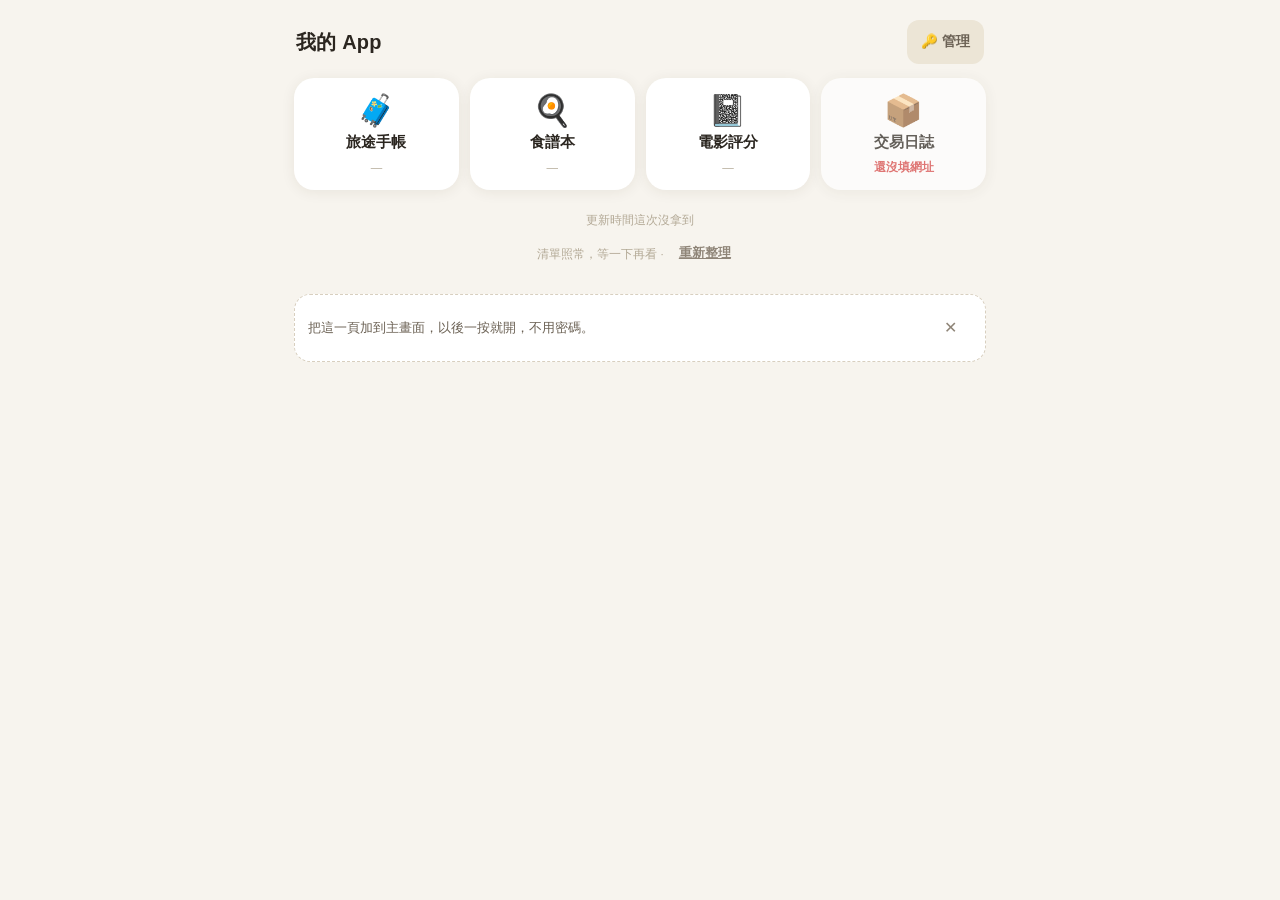
<file: index.html>
<!DOCTYPE html>
<html lang="zh-Hant">
<head>
<meta charset="UTF-8">
<meta name="viewport" content="width=device-width, initial-scale=1, viewport-fit=cover">
<meta name="theme-color" content="#f7f4ee">
<meta name="description" content="我的 App：一頁打開全部。">
<link rel="icon" href="public/favicon.svg" type="image/svg+xml">
<link rel="apple-touch-icon" href="public/favicon.svg">
<title>我的 App</title>
<link rel="stylesheet" href="launch/launch.css">
</head>
<body>
<!--
  啟動頁（2026-08-28）
  ⚠️ 這一頁**免密碼**，它讀的 apps.json 是公開檔：裡面一個祕密都沒有
     （名字／圖示／網址／repo／順序／有沒有金鑰／到期日，就這些）。
  ⚠️ 磚塊是真的 <a href target="_blank">：長按可以「在新分頁開」，離線也點得開。
-->
<div class="wrap">
  <div class="lc-head">
    <h1>我的 App</h1>
    <a class="mini" href="web/">🔑 管理</a>
  </div>
  <div id="lc-body"><div class="tiles" id="lc-sk"></div></div>
</div>
<div id="toast" class="hidden"></div>
<script src="client/keyring-fields.js"></script>
<script src="launch/launch.js"></script>
</body>
</html>
</file>
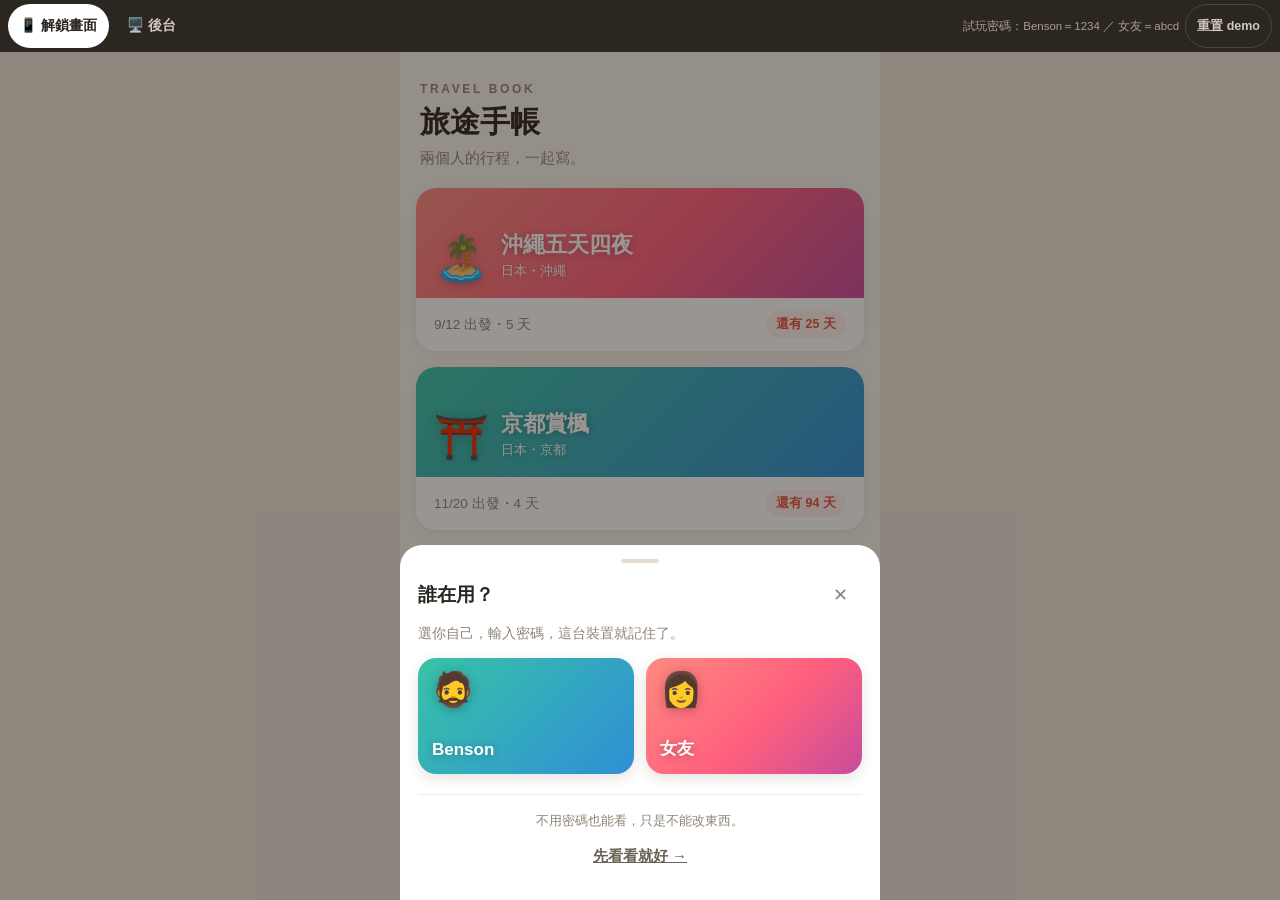
<file: demo/index.html>
<!DOCTYPE html>
<html lang="zh-Hant">
<head>
<meta charset="UTF-8">
<meta name="viewport" content="width=device-width, initial-scale=1, viewport-fit=cover">
<meta name="theme-color" content="#2b2620">
<title>鑰匙圈 · UX Demo</title>
<style>
:root{
  --bg:#f7f4ee; --card:#ffffff; --ink:#2b2620; --muted:#8f8578; --line:#e8e1d5;
  --acc:#ff6b5e; --acc-deep:#e2503f; --ok:#2fa87a; --bad:#d64545;
  --warn:#8a5b12; --warn-bg:#fff6e3; --warn-line:#f2dcae;
  --shadow:0 2px 14px rgba(70,55,30,.08);
  --bar:52px;
}
*{box-sizing:border-box; -webkit-tap-highlight-color:transparent;}
html,body{margin:0; padding:0;}
body{
  background:#e9e4da;
  font-family:-apple-system,BlinkMacSystemFont,"PingFang TC","Noto Sans TC","Microsoft JhengHei",sans-serif;
  color:var(--ink);
}
button{font-family:inherit; border:none; background:none; cursor:pointer; color:inherit; padding:0;}
h1,h2,h3,p,ul{margin:0;}
ul{padding:0; list-style:none;}

/* ================= demo 切換列（正式版沒有這條） ================= */
#demobar{position:fixed; top:0; left:0; right:0; z-index:90; background:#2b2620; color:#fff;
  min-height:var(--bar); display:flex; align-items:center; gap:6px; padding:0 8px;}
#demobar .dtab{min-height:44px; padding:0 12px; border-radius:99px; font-size:13.5px; font-weight:700;
  color:#cfc8bd; display:flex; align-items:center; gap:5px; white-space:nowrap;}
#demobar .dtab.on{background:#fff; color:#2b2620;}
#demobar .spacer{flex:1;}
#demobar .dnote{font-size:11.5px; color:#a89e8f; white-space:nowrap;}
#demobar .dreset{min-height:44px; padding:0 11px; border-radius:99px; font-size:12.5px; font-weight:700;
  color:#cfc8bd; border:1px solid #4d453b;}
@media(max-width:620px){ #demobar .dnote{display:none;} }

#stage{padding-top:var(--bar);}

/* ================= 手機：旅途手帳外框 ================= */
#app{max-width:480px; margin:0 auto; min-height:calc(100dvh - var(--bar)); background:var(--bg); position:relative;}
.home-head{padding:30px 20px 12px;}
.home-eyebrow{font-size:12px; letter-spacing:.22em; color:var(--muted); font-weight:700;}
.home-head h1{font-size:30px; font-weight:800; margin-top:6px;}
.home-head p{color:var(--muted); margin-top:6px; font-size:15px;}
.home-list{padding:8px 16px 4px; display:flex; flex-direction:column; gap:16px;}
.trip-card{background:var(--card); border-radius:20px; overflow:hidden; box-shadow:var(--shadow); text-align:left; width:100%;}
.cover{min-height:110px; padding:18px; display:flex; align-items:flex-end; gap:12px; color:#fff;}
.cover-emoji{font-size:44px; line-height:1; filter:drop-shadow(0 2px 6px rgba(0,0,0,.25));}
.cover-txt h2{font-size:22px; font-weight:800; text-shadow:0 1px 8px rgba(0,0,0,.28);}
.cover-txt div{font-size:13px; opacity:.95; margin-top:2px; text-shadow:0 1px 6px rgba(0,0,0,.3);}
.trip-meta{padding:13px 18px; display:flex; align-items:center; justify-content:space-between; gap:8px; font-size:13.5px; color:var(--muted);}
.count-chip{background:#fff1ef; color:var(--acc-deep); font-weight:700; font-size:12.5px; padding:5px 10px; border-radius:99px; white-space:nowrap;}
.count-chip.now{background:#e8f6ef; color:var(--ok);}
.add-trip{border:2px dashed #d8cfbf; border-radius:20px; min-height:64px; color:var(--muted);
  font-size:16px; font-weight:600; width:100%; display:flex; align-items:center; justify-content:center; gap:8px; background:transparent;}

/* footer：身分列（本次設計新增） */
.home-foot{text-align:center; color:#b3a996; font-size:12.5px; padding:26px 16px 40px;}
.who-chip{display:inline-flex; align-items:center; gap:8px; min-height:44px; padding:0 16px; border-radius:99px;
  font-size:13.5px; font-weight:700; background:#fff1ef; color:var(--acc-deep); border:1px solid #ffd9d3;}
.who-chip.on{background:#f3eee4; color:#6b6154; border-color:#e8e1d5;}
.who-dot{width:24px; height:24px; border-radius:8px; display:flex; align-items:center; justify-content:center;
  font-size:14px; color:#fff; flex:0 0 auto;}
.foot-links{margin-top:14px; display:flex; align-items:center; justify-content:center; gap:4px; flex-wrap:wrap;}
.foot-links button{color:#a4988a; text-decoration:underline; font-size:12.5px; min-height:44px; padding:0 8px;}
.foot-links .ver-btn{font-variant-numeric:tabular-nums;}

/* ================= 共用：sheet / dialog ================= */
#sheet-layer{position:fixed; inset:0; z-index:80;}
.backdrop{position:absolute; inset:0; background:rgba(30,22,14,.45); animation:fadeIn .2s;}
.sheet{position:absolute; bottom:0; left:0; right:0; margin:0 auto; max-width:480px;
  background:#fff; border-radius:22px 22px 0 0; padding:14px 18px calc(22px + env(safe-area-inset-bottom));
  max-height:90dvh; overflow-y:auto; animation:slideUp .26s cubic-bezier(.2,.8,.3,1);}
.dialog{position:absolute; left:50%; top:50%; transform:translate(-50%,-50%); width:min(520px, calc(100vw - 32px));
  background:#fff; border-radius:20px; padding:18px 20px 20px; max-height:88dvh; overflow-y:auto;
  box-shadow:0 20px 60px rgba(40,30,15,.3); animation:popIn .2s ease;}
@keyframes slideUp{from{transform:translateY(60%); opacity:.4;} to{transform:none; opacity:1;}}
@keyframes fadeIn{from{opacity:0;} to{opacity:1;}}
@keyframes popIn{from{transform:translate(-50%,-46%); opacity:0;} to{transform:translate(-50%,-50%); opacity:1;}}
.grab{width:38px; height:4px; border-radius:99px; background:#e4ddcf; margin:0 auto 10px;}
.sheet-head{display:flex; align-items:center; justify-content:space-between; margin-bottom:10px; gap:8px;}
.sheet-head h3{font-size:19px; font-weight:800; overflow-wrap:anywhere;}
.sheet-head button{min-width:44px; min-height:44px; font-size:18px; color:var(--muted);
  display:flex; align-items:center; justify-content:center; flex:0 0 auto;}

/* 表單元件（全站共用；input 一律 16px） */
.field{display:block; margin-bottom:13px;}
.field .fl{display:block; font-size:13px; font-weight:700; color:var(--muted); margin-bottom:6px;}
.field input,.field select,.field textarea{
  width:100%; font-size:16px; font-family:inherit; color:var(--ink);
  padding:13px 13px; border:1.5px solid var(--line); border-radius:13px; background:#fbfaf6;
  appearance:none; -webkit-appearance:none;}
.field input:focus,.field select:focus,.field textarea:focus{outline:none; border-color:var(--acc);}
.hint{font-size:12.5px; color:var(--muted); margin:-4px 2px 13px; line-height:1.55;}
.btn-primary{width:100%; min-height:52px; border-radius:15px; background:var(--acc); color:#fff;
  font-size:17px; font-weight:800; display:flex; align-items:center; justify-content:center; gap:8px; margin-top:4px;}
.btn-primary:active{background:var(--acc-deep);}
.btn-primary[disabled]{opacity:.72;}
.btn-ghost{width:100%; min-height:52px; border-radius:15px; border:1.5px solid var(--line); background:#fbfaf6;
  color:var(--ink); font-size:16px; font-weight:700; display:flex; align-items:center; justify-content:center; gap:6px;}
.btn-danger{width:100%; min-height:52px; border-radius:15px; background:#fbeeee; color:var(--bad);
  font-size:16px; font-weight:700; display:flex; align-items:center; justify-content:center; gap:6px;}
.check-row{display:flex; align-items:center; gap:10px; min-height:48px; cursor:pointer; position:relative;}
.check-row input{position:absolute; opacity:0; width:1px; height:1px;}
.ck-box{width:26px; height:26px; border-radius:8px; border:2px solid #d6cbb8; background:#fbfaf6; flex:0 0 auto;
  display:flex; align-items:center; justify-content:center; color:#fff; font-size:14px;}
.check-row input:checked + .ck-box{background:var(--acc); border-color:var(--acc);}
.check-row input:checked + .ck-box::after{content:"✓";}
.ck-lb{font-size:15.5px; font-weight:600;}
.ck-lb small{display:block; font-size:12.5px; color:var(--muted); font-weight:500; margin-top:2px;}

/* 密碼欄（含顯示切換） */
.pw-wrap{position:relative;}
.pw-wrap input{padding-right:56px; letter-spacing:.02em;}
.pw-eye{position:absolute; right:4px; top:50%; transform:translateY(-50%);
  width:48px; height:48px; display:flex; align-items:center; justify-content:center; font-size:18px; color:var(--muted);}
.pw-meter{font-size:12.5px; color:var(--muted); margin:6px 2px 0; min-height:18px;}
.pw-meter.weak{color:#a9884a;}

/* ================= 解鎖 sheet ================= */
.unlock-why{background:#fff1ef; color:var(--acc-deep); font-size:13.5px; font-weight:600;
  border-radius:13px; padding:11px 13px; margin-bottom:14px; line-height:1.5;}
.u-sub{color:var(--muted); font-size:14px; margin:-4px 0 14px; line-height:1.55;}
.u-grid{display:grid; grid-template-columns:1fr 1fr; gap:12px;}
.u-tile{border-radius:18px; min-height:116px; padding:14px; color:#fff; text-align:left;
  display:flex; flex-direction:column; justify-content:space-between; box-shadow:0 4px 14px rgba(70,55,30,.14);}
.u-tile:active{transform:scale(.97);}
.u-tile .em{font-size:34px; line-height:1; filter:drop-shadow(0 2px 6px rgba(0,0,0,.25));}
.u-tile .nm{font-size:17px; font-weight:800; text-shadow:0 1px 8px rgba(0,0,0,.28);}
.u-peek{margin-top:20px; padding-top:16px; border-top:1px solid #f2ecdf; text-align:center;}
.u-peek p{font-size:13px; color:var(--muted); line-height:1.6;}
.peek-link{min-height:44px; padding:0 14px; margin-top:2px; font-size:15px; font-weight:700;
  color:#6b6154; text-decoration:underline;}
.pw-back{min-height:44px; padding:0 10px 0 0; font-size:14.5px; font-weight:700; color:var(--muted);}
.pw-face{width:74px; height:74px; border-radius:22px; margin:2px auto 12px; display:flex; align-items:center;
  justify-content:center; font-size:36px; color:#fff; box-shadow:0 6px 18px rgba(70,55,30,.18);}
.pw-title{text-align:center; font-size:21px; font-weight:800;}
.pw-say{text-align:center; font-size:13.5px; color:var(--muted); margin:6px 0 16px; line-height:1.55;}
.pw-err{background:#fbeeee; color:var(--bad); font-size:13.5px; font-weight:700; border-radius:12px;
  padding:10px 12px; margin:10px 0 2px; line-height:1.5;}
.pw-err span{display:block; font-weight:500; color:#a4655f; font-size:12.5px; margin-top:4px;}
.spin{width:17px; height:17px; border-radius:50%; border:2.5px solid rgba(255,255,255,.45);
  border-top-color:#fff; animation:sp .7s linear infinite;}
@keyframes sp{to{transform:rotate(360deg);}}
.id-row{display:flex; align-items:center; gap:12px; padding:4px 0 16px;}
.id-face{width:56px; height:56px; border-radius:18px; display:flex; align-items:center; justify-content:center;
  font-size:28px; color:#fff; flex:0 0 auto;}
.id-bd b{display:block; font-size:18px;}
.id-bd span{display:block; font-size:13px; color:var(--muted); margin-top:3px;}
.warnbox{background:var(--warn-bg); border:1px solid var(--warn-line); border-radius:14px;
  padding:12px 14px; font-size:13.5px; color:var(--warn); line-height:1.6; margin-bottom:12px;}

/* ================= 後台 ================= */
#admin{max-width:980px; margin:0 auto; padding:0 16px 80px; min-height:calc(100dvh - var(--bar)); background:var(--bg);}
@media(min-width:1013px){ #admin{border-left:1px solid var(--line); border-right:1px solid var(--line);} }
.ad-head{padding:26px 4px 14px; display:flex; align-items:flex-end; justify-content:space-between; gap:12px; flex-wrap:wrap;}
.ad-head h1{font-size:26px; font-weight:800;}
.ad-head p{font-size:13.5px; color:var(--muted); margin-top:5px;}
.pub-bar{display:flex; align-items:center; gap:12px; flex-wrap:wrap; border-radius:16px; padding:14px 16px;
  background:#e8f6ef; border:1px solid #cfe9dd; margin-bottom:16px;}
.pub-bar.dirty{background:var(--warn-bg); border-color:var(--warn-line);}
.pub-txt{flex:1; min-width:200px; font-size:14px; line-height:1.5;}
.pub-txt b{display:block; font-size:15px; font-weight:800;}
.pub-bar .pub-txt b{color:var(--ok);}
.pub-bar.dirty .pub-txt b{color:var(--warn);}
.pub-txt span{color:var(--muted); font-size:12.5px;}
.pub-btn{min-height:48px; padding:0 22px; border-radius:14px; font-size:15.5px; font-weight:800;
  background:#dfe9e4; color:#5d8877; flex:0 0 auto;}
.pub-bar.dirty .pub-btn{background:var(--acc); color:#fff; box-shadow:0 4px 14px rgba(226,80,63,.28);}
.pub-list{width:100%; border-top:1px dashed var(--warn-line); padding-top:10px; margin-top:2px;}
.pub-list li{font-size:13px; color:var(--warn); padding:3px 0;}
/* 命中區撐到 44px，但用負 margin 讓視覺仍貼在那行小字裡 */
.pub-more{display:inline-flex; align-items:center; min-height:44px; margin:-14px 0; padding:0 6px;
  font-size:12.5px; font-weight:700; color:var(--warn); text-decoration:underline;}
.ad-tabs{display:flex; background:#ece5d6; border-radius:14px; padding:3px; margin-bottom:18px; max-width:420px;}
.ad-tabs button{flex:1; min-height:44px; border-radius:11px; font-size:14.5px; font-weight:700; color:var(--muted);}
.ad-tabs button.on{background:#fff; color:var(--ink); box-shadow:0 1px 4px rgba(0,0,0,.08);}
.sec-title{font-size:14px; font-weight:800; color:var(--muted); margin:4px 4px 10px;}
.rowcard{background:var(--card); border-radius:18px; box-shadow:var(--shadow); padding:14px 16px;
  display:flex; align-items:center; gap:14px; margin-bottom:12px; flex-wrap:wrap;}
.rc-face{width:52px; height:52px; border-radius:17px; display:flex; align-items:center; justify-content:center;
  font-size:26px; color:#fff; flex:0 0 auto;}
.rc-bd{flex:1; min-width:180px;}
.rc-bd b{font-size:17px; display:flex; align-items:center; gap:8px; flex-wrap:wrap;}
.rc-bd .chips{display:flex; gap:6px; flex-wrap:wrap; margin-top:7px;}
.chip{background:#f3eee4; color:#6b6154; font-size:12px; font-weight:700; padding:4px 10px; border-radius:99px;}
.chip.none{background:#faf4ec; color:#b3a996; font-weight:600;}
.dot-new{background:#ffe8b8; color:var(--warn); font-size:11.5px; font-weight:800; padding:3px 9px; border-radius:99px;}
.rc-acts{display:flex; gap:8px; flex-wrap:wrap; flex:0 0 auto;}
.rc-acts button{min-height:44px; padding:0 14px; border-radius:12px; background:#f3eee4; font-size:14px;
  font-weight:700; color:#6b6154;}
.rc-acts button.danger{color:var(--bad); background:#fbeeee;}
.keyline{font-family:ui-monospace,SFMono-Regular,Menlo,Consolas,monospace; font-size:13px; color:#6b6154;
  background:#faf6ee; border-radius:10px; padding:7px 10px; margin-top:8px; display:inline-block; overflow-wrap:anywhere;}
.addcard{border:2px dashed #d8cfbf; border-radius:18px; min-height:64px; color:var(--muted); font-size:16px;
  font-weight:700; width:100%; display:flex; align-items:center; justify-content:center; gap:8px; margin-bottom:22px;}
.pickrow{display:flex; gap:8px; flex-wrap:wrap;}
.pick{position:relative;}
.pick input{position:absolute; opacity:0; width:100%; height:100%; left:0; top:0;}
.pick span{width:48px; height:48px; border-radius:14px; border:2px solid var(--line); display:flex;
  align-items:center; justify-content:center; font-size:23px; background:#fbfaf6;}
.pick input:checked + span{border-color:var(--acc); background:#fff1ef;}
.pick .swatch{font-size:0; border-color:transparent;}
.pick input:checked + .swatch{border-color:#fff; box-shadow:0 0 0 2.5px var(--acc), 0 2px 8px rgba(226,80,63,.35);}
.pick input:checked + .swatch::after{content:"✓"; font-size:19px; font-weight:800; color:#fff; text-shadow:0 1px 4px rgba(0,0,0,.45);}
.applist{display:flex; flex-direction:column; gap:8px;}
.appcheck{display:flex; align-items:center; gap:12px; min-height:60px; padding:8px 14px; border-radius:14px;
  border:1.5px solid var(--line); background:#fbfaf6; cursor:pointer; position:relative;}
.appcheck input{position:absolute; opacity:0; width:1px; height:1px;}
.appcheck .em{font-size:22px;}
.appcheck .nm{flex:1; font-size:15.5px; font-weight:700;}
.appcheck .nm small{display:block; font-size:12.5px; color:var(--muted); font-weight:500; margin-top:2px;}
.appcheck input:checked ~ .ck-box{background:var(--acc); border-color:var(--acc);}
.appcheck input:checked ~ .ck-box::after{content:"✓";}
.okbox{background:#e8f6ef; border:1px solid #cfe9dd; border-radius:14px; padding:14px 15px; margin-bottom:14px;}
.okbox b{display:block; font-size:15px; color:#1f7d5b;}
.okbox p{font-size:13px; color:#4a7d68; margin-top:5px; line-height:1.6;}
.saytext{background:#faf6ee; border:1px solid var(--line); border-radius:13px; padding:12px 14px;
  font-size:14px; line-height:1.75; white-space:pre-wrap; overflow-wrap:anywhere; margin-bottom:12px;}
.ad-foot{text-align:center; color:#b3a996; font-size:12.5px; padding:24px 10px 10px; line-height:1.7;}

/* toast */
#toast{position:fixed; left:50%; transform:translateX(-50%); bottom:34px; z-index:95;
  background:rgba(43,38,32,.94); color:#fff; font-size:14px; font-weight:600;
  padding:12px 18px; border-radius:99px; box-shadow:0 6px 18px rgba(0,0,0,.25);
  max-width:88vw; text-align:center; transition:opacity .25s; pointer-events:none; line-height:1.5;}
#toast.hidden{opacity:0;}
#toast.err{background:rgba(180,52,52,.96);}
#toast.ok{background:rgba(38,132,96,.96);}
</style>
</head>
<body>

<div id="demobar">
  <button class="dtab on" id="tab-phone" onclick="go('phone')">📱 解鎖畫面</button>
  <button class="dtab" id="tab-admin" onclick="go('admin')">🖥️ 後台</button>
  <span class="spacer"></span>
  <span class="dnote">試玩密碼：Benson＝1234 ／ 女友＝abcd</span>
  <button class="dreset" onclick="resetDemo()">重置 demo</button>
</div>

<div id="stage"></div>
<div id="sheet-layer" hidden></div>
<div id="toast" class="hidden"></div>

<script>
/* =========================================================
   鑰匙圈 UX Demo — 單檔、零依賴、假資料
   這是「試方向用」的原型，沒有真的加解密、沒有真的發布。
   ========================================================= */

var THEMES = {
  sunset:"linear-gradient(135deg,#ff8a80,#ff5f7e 55%,#c94b9d)",
  ocean: "linear-gradient(135deg,#38c3a7,#2f8fd6)",
  night: "linear-gradient(135deg,#6a7bf0,#8e54c9)",
  forest:"linear-gradient(135deg,#7ec96f,#3f9d8a)",
  sand:  "linear-gradient(135deg,#f5c65d,#f0855c)"
};
var THEME_KEYS = Object.keys(THEMES);
var EMOJIS = ["🧔","👩","🧑","👧","👦","🐱","🐶","🦊","🐻","🌻","⭐","🍀"];

function freshData(){
  return {
    users:[
      {id:"u1", name:"Benson", emoji:"🧔", theme:"ocean",  pw:"1234", apps:["travel","recipe"]},
      {id:"u2", name:"女友",   emoji:"👩", theme:"sunset", pw:"abcd", apps:["travel"]}
    ],
    apps:[
      {id:"travel", name:"旅途手帳", emoji:"🧳", url:"https://xd1104.github.io/travel-book/",
       key:"github_pat_11ABZK7QY0aaaaaaaaaaaa9f3f"},
      {id:"recipe", name:"食譜本",   emoji:"🍳", url:"https://xd1104.github.io/benson-receipe/",
       key:"github_pat_11ABZK7QY0bbbbbbbbbbbb2c7d"}
    ],
    pending:[],
    lastPublish:"8/16 21:40"
  };
}

var D = freshData();
/* 這台裝置的狀態：locked=沒解鎖(只看看) / unlocked=記住了某人 */
var device = { mode:"locked", userId:null, autoShown:false };
var view = "phone";
var adTab = "users";
var pubOpen = false;

/* ---------- 小工具 ---------- */
function $(id){ return document.getElementById(id); }
function esc(s){ return String(s==null?"":s).replace(/[&<>"']/g,function(c){
  return {"&":"&amp;","<":"&lt;",">":"&gt;",'"':"&quot;","'":"&#39;"}[c]; }); }
function uid(){ return "x"+Math.random().toString(36).slice(2,8); }
function userById(id){ for(var i=0;i<D.users.length;i++) if(D.users[i].id===id) return D.users[i]; return null; }
function appById(id){ for(var i=0;i<D.apps.length;i++) if(D.apps[i].id===id) return D.apps[i]; return null; }
function grad(t){ return THEMES[t]||THEMES.sunset; }
var toastTimer=null;
function toast(msg, kind){
  var el=$("toast"); el.textContent=msg; el.className=kind||"";
  clearTimeout(toastTimer);
  toastTimer=setTimeout(function(){ el.className=(kind||"")+" hidden"; }, 2600);
}

/* ---------- 分頁 ---------- */
function go(v){
  view=v; closeSheet();
  $("tab-phone").className = "dtab"+(v==="phone"?" on":"");
  $("tab-admin").className = "dtab"+(v==="admin"?" on":"");
  render();
  window.scrollTo(0,0);
}
function resetDemo(){
  D=freshData(); device={mode:"locked", userId:null, autoShown:false};
  adTab="users"; pubOpen=false; closeSheet(); go("phone");
  toast("已重置：回到「這台裝置沒解鎖過」的樣子");
  maybeAutoUnlock();
}
/* 這台裝置第一次打開：主動把解鎖端出來一次（可以直接關掉／選只看看），之後不再自動彈 */
function maybeAutoUnlock(){
  if(view!=="phone" || device.mode!=="locked" || device.autoShown) return;
  device.autoShown=true;
  setTimeout(function(){ if(view==="phone" && device.mode==="locked") openUnlock(""); }, 900);
}
function render(){
  $("stage").innerHTML = (view==="phone") ? viewPhone() : viewAdmin();
}

/* =========================================================
   A. 手機：旅途手帳裡的解鎖體驗
   ========================================================= */
function tripCard(theme, emoji, name, dest, meta, chip, chipCls){
  return '<button class="trip-card" onclick="tapTrip()">'
    + '<div class="cover" style="background:'+grad(theme)+'">'
    +   '<span class="cover-emoji">'+emoji+'</span>'
    +   '<div class="cover-txt"><h2>'+name+'</h2><div>'+dest+'</div></div>'
    + '</div>'
    + '<div class="trip-meta"><span>'+meta+'</span><span class="count-chip '+chipCls+'">'+chip+'</span></div>'
    + '</button>';
}
function footBar(){
  var chip;
  if(device.mode==="unlocked"){
    var u=userById(device.userId);
    chip = '<button class="who-chip on" onclick="openIdentity()">'
      + '<span class="who-dot" style="background:'+grad(u.theme)+'">'+u.emoji+'</span>'
      + esc(u.name)+'・可以編輯</button>';
  }else{
    chip = '<button class="who-chip" onclick="openUnlock(\'\')">🔒 只看看模式・點我解鎖</button>';
  }
  return '<footer class="home-foot">'+chip
    + '<div class="foot-links">'
    +   '<button onclick="toast(\'（demo）這裡是原本的設定\')">設定</button>'
    +   '<button onclick="toast(\'重新整理好了\')">重新整理</button>'
    +   '<button class="ver-btn" onclick="toast(\'（demo）版本資訊\')">v1.9.2</button>'
    + '</div></footer>';
}
function viewPhone(){
  return '<div id="app">'
    + '<div class="home-head"><div class="home-eyebrow">TRAVEL BOOK</div>'
    +   '<h1>旅途手帳</h1><p>兩個人的行程，一起寫。</p></div>'
    + '<div class="home-list">'
    +   tripCard("sunset","🏝️","沖繩五天四夜","日本・沖繩","9/12 出發・5 天","還有 25 天","")
    +   tripCard("ocean","⛩️","京都賞楓","日本・京都","11/20 出發・4 天","還有 94 天","")
    +   '<button class="add-trip" onclick="tryWrite(\'規劃新旅程\')">＋ 規劃新旅程</button>'
    + '</div>'
    + footBar()
    + '</div>';
}
function tapTrip(){
  toast("（demo）這裡會進旅程頁，重點在下面那條身分列");
}
/* 唯讀守門：不是丟個 toast 就算了，直接把解鎖端到他面前 */
function tryWrite(what){
  if(device.mode==="unlocked"){ toast("（demo）這裡會打開「"+what+"」的表單", "ok"); return; }
  openUnlock(what);
}

/* ---------- 解鎖 sheet ---------- */
var uiUnlock = { step:"who", userId:null, reason:"", tries:0, busy:false, show:false, remember:true };

function openUnlock(reason){
  uiUnlock = { step:"who", userId:null, reason:reason||"", tries:0, busy:false, show:false, remember:true };
  if(D.users.length===1){ uiUnlock.step="pw"; uiUnlock.userId=D.users[0].id; }
  drawUnlock();
}
function drawUnlock(){
  openSheet(uiUnlock.step==="who" ? sheetWho() : sheetPw(), uiUnlock.step==="pw" ? "pw-input" : null);
}
function sheetWho(){
  var tiles = D.users.map(function(u){
    return '<button class="u-tile" style="background:'+grad(u.theme)+'" onclick="pickUser(\''+u.id+'\')">'
      + '<span class="em">'+u.emoji+'</span><span class="nm">'+esc(u.name)+'</span></button>';
  }).join("");
  return '<div class="grab"></div>'
    + '<div class="sheet-head"><h3>誰在用？</h3>'
    +   '<button onclick="closeSheet()" aria-label="關閉">✕</button></div>'
    + (uiUnlock.reason ? '<div class="unlock-why">要「'+esc(uiUnlock.reason)+'」得先解鎖，選一下你是誰就好。</div>' : '')
    + '<p class="u-sub">選你自己，輸入密碼，這台裝置就記住了。</p>'
    + '<div class="u-grid">'+tiles+'</div>'
    + '<div class="u-peek"><p>不用密碼也能看，只是不能改東西。</p>'
    +   '<button class="peek-link" onclick="peek()">先看看就好 →</button></div>';
}
function pickUser(id){ uiUnlock.step="pw"; uiUnlock.userId=id; uiUnlock.tries=0; drawUnlock(); }
function backToWho(){ uiUnlock.step="who"; uiUnlock.userId=null; drawUnlock(); }
function peek(){ closeSheet(); toast("好，就先看看。想編輯再點最下面那條"); }

function sheetPw(){
  var u=userById(uiUnlock.userId);
  var multi = D.users.length>1;
  var err="";
  if(uiUnlock.tries>0){
    err = '<div class="pw-err">密碼不對，再試一次'
      + (uiUnlock.tries>=2 ? '<span>想不起來的話跟 Benson 說一聲，他那邊可以幫你換一組新的。</span>' : '')
      + '</div>';
  }
  return '<div class="grab"></div>'
    + '<div class="sheet-head">'
    +   (multi ? '<button class="pw-back" onclick="backToWho()">‹ 換一個人</button>' : '<span></span>')
    +   '<button onclick="closeSheet()" aria-label="關閉">✕</button></div>'
    + (uiUnlock.reason ? '<div class="unlock-why">要「'+esc(uiUnlock.reason)+'」得先解鎖。</div>' : '')
    + '<div class="pw-face" style="background:'+grad(u.theme)+'">'+u.emoji+'</div>'
    + '<div class="pw-title">嗨，'+esc(u.name)+'</div>'
    + '<div class="pw-say">輸入你的密碼，就可以編輯了</div>'
    + '<form onsubmit="return doUnlock(event)">'
    +   '<div class="field"><div class="pw-wrap">'
    +     '<input id="pw-input" type="'+(uiUnlock.show?"text":"password")+'" inputmode="text" '
    +       'autocomplete="current-password" autocapitalize="off" spellcheck="false" placeholder="你的密碼">'
    +     '<button type="button" class="pw-eye" onclick="togglePw()" aria-label="顯示密碼">'+(uiUnlock.show?"🙈":"👁")+'</button>'
    +   '</div></div>'
    +   err
    +   '<label class="check-row"><input type="checkbox" id="pw-remember" '+(uiUnlock.remember?"checked":"")+'>'
    +     '<span class="ck-box"></span>'
    +     '<span class="ck-lb">記住這台裝置<small>下次打開就直接能編輯。別人的電腦記得取消。</small></span></label>'
    +   '<button class="btn-primary" type="submit" id="pw-go" '+(uiUnlock.busy?"disabled":"")+'>'
    +     (uiUnlock.busy ? '<span class="spin"></span>解開中…' : '解鎖')+'</button>'
    + '</form>'
    + '<div class="u-peek"><button class="peek-link" onclick="peek()">先看看就好 →</button></div>';
}
function togglePw(){
  var v=$("pw-input") ? $("pw-input").value : "";
  uiUnlock.show=!uiUnlock.show; uiUnlock.remember = $("pw-remember") ? $("pw-remember").checked : true;
  drawUnlock();
  if($("pw-input")){ $("pw-input").value=v; $("pw-input").focus(); }
}
function doUnlock(e){
  e.preventDefault();
  if(uiUnlock.busy) return false;
  var val = $("pw-input").value;
  uiUnlock.remember = $("pw-remember").checked;
  if(!val){ toast("先輸入密碼喔", "err"); return false; }
  uiUnlock.busy=true; drawUnlock();
  /* 真實版這裡是瀏覽器解密，約 0.5~1 秒，所以留一個等待狀態 */
  setTimeout(function(){
    var u=userById(uiUnlock.userId);
    uiUnlock.busy=false;
    if(val===u.pw){
      device.mode="unlocked"; device.userId=u.id;
      closeSheet(); render();
      toast("解開了，"+u.name+" 現在可以編輯 🎉", "ok");
    }else{
      uiUnlock.tries++; drawUnlock();
      if($("pw-input")) $("pw-input").focus();
    }
  }, 750);
  return false;
}

/* ---------- 身分 sheet（已解鎖時） ---------- */
function openIdentity(){
  var u=userById(device.userId);
  openSheet('<div class="grab"></div>'
    + '<div class="sheet-head"><h3>現在是你在用</h3><button onclick="closeSheet()">✕</button></div>'
    + '<div class="id-row"><div class="id-face" style="background:'+grad(u.theme)+'">'+u.emoji+'</div>'
    +   '<div class="id-bd"><b>'+esc(u.name)+'</b><span>這台裝置記住了你的鑰匙，可以編輯</span></div></div>'
    + '<button class="btn-ghost" onclick="askSwitch()" style="margin-bottom:10px">🔄 換人用</button>'
    + '<button class="btn-primary" onclick="closeSheet()">好，繼續用</button>');
}
function askSwitch(){
  openSheet('<div class="grab"></div>'
    + '<div class="sheet-head"><h3>要換人嗎？</h3><button onclick="closeSheet()">✕</button></div>'
    + '<div class="warnbox">換人會把這台裝置記住的鑰匙清掉，回到「只看看」。<br>下一個人自己選名字、輸密碼就好。</div>'
    + '<button class="btn-danger" onclick="doSwitch()" style="margin-bottom:10px">清掉，換人</button>'
    + '<button class="btn-ghost" onclick="openIdentity()">先不要</button>');
}
function doSwitch(){
  device.mode="locked"; device.userId=null;
  render(); openUnlock("");
  toast("已經清掉，換誰用都可以");
}

/* ---------- sheet / dialog 基礎 ---------- */
function openSheet(html, focusId){
  var layer=$("sheet-layer"); layer.hidden=false;
  layer.innerHTML='<div class="backdrop" onclick="closeSheet()"></div><div class="sheet">'+html+'</div>';
  if(focusId) setTimeout(function(){ var el=$(focusId); if(el) el.focus(); }, 60);
}
function openDialog(html, focusId){
  var layer=$("sheet-layer"); layer.hidden=false;
  layer.innerHTML='<div class="backdrop" onclick="closeSheet()"></div><div class="dialog">'+html+'</div>';
  if(focusId) setTimeout(function(){ var el=$(focusId); if(el) el.focus(); }, 60);
}
function closeSheet(){ var l=$("sheet-layer"); l.hidden=true; l.innerHTML=""; }

/* =========================================================
   B. 後台（Benson 自己的電腦）
   ========================================================= */
function markChange(txt){
  D.pending.push({id:uid(), text:txt});
  render();
}
function maskKey(k){
  if(!k) return "";
  if(k.length<=18) return k;
  return k.slice(0,14)+"••••••••"+k.slice(-4);
}
function pubBar(){
  var n=D.pending.length;
  if(!n){
    return '<div class="pub-bar"><div class="pub-txt"><b>✓ 都發布了</b>'
      + '<span>上次發布 '+esc(D.lastPublish)+'　各裝置打開就是最新的</span></div>'
      + '<button class="pub-btn" onclick="toast(\'沒有東西要發布\')">發布</button></div>';
  }
  var list = pubOpen
    ? '<ul class="pub-list">'+D.pending.map(function(p){ return '<li>・'+esc(p.text)+'</li>'; }).join("")+'</ul>'
    : '';
  return '<div class="pub-bar dirty"><div class="pub-txt"><b>有 '+n+' 項改動還沒發布</b>'
    + '<span>上次發布 '+esc(D.lastPublish)+'　'
    + '<button class="pub-more" onclick="pubOpen='+(!pubOpen)+';render()">'+(pubOpen?"收起來":"看改了什麼")+'</button></span></div>'
    + '<button class="pub-btn" onclick="doPublish()">發布出去</button>'
    + list + '</div>';
}
function doPublish(){
  var btn=document.querySelector(".pub-btn");
  if(btn){ btn.textContent="發布中…"; btn.disabled=true; }
  setTimeout(function(){
    var d=new Date();
    D.lastPublish=(d.getMonth()+1)+"/"+d.getDate()+" "+String(d.getHours()).padStart(2,"0")+":"+String(d.getMinutes()).padStart(2,"0");
    D.pending=[]; pubOpen=false; render();
    toast("發布好了，各裝置下次打開就會拿到新的鑰匙圈", "ok");
  }, 1100);
}
function viewAdmin(){
  return '<div id="admin">'
    + '<div class="ad-head"><div><h1>🔑 鑰匙圈</h1>'
    +   '<p>管理誰可以編輯哪個 App。改完記得發布。</p></div></div>'
    + pubBar()
    + '<div class="ad-tabs">'
    +   '<button class="'+(adTab==="users"?"on":"")+'" onclick="adTab=\'users\';render()">👥 使用者</button>'
    +   '<button class="'+(adTab==="apps"?"on":"")+'" onclick="adTab=\'apps\';render()">📦 App 金鑰</button>'
    + '</div>'
    + (adTab==="users" ? adUsers() : adApps())
    + '<div class="ad-foot">密碼是各自加密的，這裡看不到、也救不回來。<br>有人忘記密碼，就在這裡幫他換一組新的。</div>'
    + '</div>';
}
function adUsers(){
  var rows = D.users.map(function(u){
    var chips = u.apps.length
      ? u.apps.map(function(a){ var ap=appById(a); return ap ? '<span class="chip">'+ap.emoji+' '+esc(ap.name)+'</span>' : ""; }).join("")
      : '<span class="chip none">還沒給任何 App</span>';
    return '<div class="rowcard">'
      + '<div class="rc-face" style="background:'+grad(u.theme)+'">'+u.emoji+'</div>'
      + '<div class="rc-bd"><b>'+esc(u.name)+'</b><div class="chips">'+chips+'</div></div>'
      + '<div class="rc-acts">'
      +   '<button onclick="openUserForm(\''+u.id+'\')">編輯</button>'
      +   '<button onclick="openPwForm(\''+u.id+'\')">換密碼</button>'
      +   '<button class="danger" onclick="askDeleteUser(\''+u.id+'\')">刪除</button>'
      + '</div></div>';
  }).join("");
  return '<div class="sec-title">使用者（'+D.users.length+'）</div>'+rows
    + '<button class="addcard" onclick="openUserForm(null)">＋ 新增使用者</button>';
}
function adApps(){
  var rows = D.apps.map(function(a){
    var who = D.users.filter(function(u){ return u.apps.indexOf(a.id)>=0; });
    var chips = who.length
      ? who.map(function(u){ return '<span class="chip">'+u.emoji+' '+esc(u.name)+'</span>'; }).join("")
      : '<span class="chip none">還沒有人可以用</span>';
    return '<div class="rowcard">'
      + '<div class="rc-face" style="background:'+grad("sand")+'">'+a.emoji+'</div>'
      + '<div class="rc-bd"><b>'+esc(a.name)+'</b>'
      +   '<div class="keyline">'+esc(maskKey(a.key))+'</div>'
      +   '<div class="chips">'+chips+'</div></div>'
      + '<div class="rc-acts">'
      +   '<button onclick="openKeyForm(\''+a.id+'\')">換金鑰</button>'
      +   '<button onclick="openAppWho(\''+a.id+'\')">誰可以用</button>'
      +   '<button class="danger" onclick="askDeleteApp(\''+a.id+'\')">刪除</button>'
      + '</div></div>';
  }).join("");
  return '<div class="sec-title">App（'+D.apps.length+'）</div>'+rows
    + '<button class="addcard" onclick="openAppForm()">＋ 登記新的 App</button>';
}

/* ---------- 使用者表單 ---------- */
var formState = {};
function pwHint(v){
  if(!v) return "";
  if(v.length<4) return "這組很短，記得住就好——存得下去。";
  if(/^\d+$/.test(v) && v.length<7) return "全是數字，有點好猜——不擋你，想清楚就好。";
  return "看起來可以。";
}
function livePw(){
  var v=$("uf-pw") ? $("uf-pw").value : "";
  var m=$("uf-pwhint"); if(!m) return;
  var h=pwHint(v);
  m.textContent=h;
  m.className="pw-meter"+(h && h!=="看起來可以。" ? " weak":"");
}
function openUserForm(id){
  var u = id ? userById(id) : null;
  formState = {
    id: id, name:u?u.name:"", emoji:u?u.emoji:"🧑", theme:u?u.theme:"night",
    apps:u?u.apps.slice():D.apps.map(function(a){return a.id;}), show:false
  };
  drawUserForm();
}
function drawUserForm(){
  var f=formState, isNew=!f.id;
  var emojiPicks = EMOJIS.map(function(e){
    return '<label class="pick"><input type="radio" name="ufe" '+(f.emoji===e?"checked":"")
      + ' onchange="formState.emoji=\''+e+'\'"><span>'+e+'</span></label>';
  }).join("");
  var themePicks = THEME_KEYS.map(function(k){
    return '<label class="pick"><input type="radio" name="uft" '+(f.theme===k?"checked":"")
      + ' onchange="formState.theme=\''+k+'\'"><span class="swatch" style="background:'+THEMES[k]+'"></span></label>';
  }).join("");
  var appChecks = D.apps.map(function(a){
    var on = f.apps.indexOf(a.id)>=0;
    return '<label class="appcheck"><input type="checkbox" '+(on?"checked":"")
      + ' onchange="toggleFormApp(\''+a.id+'\',this.checked)">'
      + '<span class="em">'+a.emoji+'</span>'
      + '<span class="nm">'+esc(a.name)+'<small>'+esc(a.url.replace(/^https:\/\//,""))+'</small></span>'
      + '<span class="ck-box"></span></label>';
  }).join("");
  openDialog(
    '<div class="sheet-head"><h3>'+(isNew?"新增使用者":"編輯 "+esc(f.name))+'</h3>'
    + '<button onclick="closeSheet()">✕</button></div>'
    + '<label class="field"><span class="fl">名字</span>'
    +   '<input id="uf-name" value="'+esc(f.name)+'" placeholder="他要看到的名字" autocomplete="off"></label>'
    + '<div class="field"><span class="fl">頭像</span><div class="pickrow">'+emojiPicks+'</div></div>'
    + '<div class="field"><span class="fl">顏色</span><div class="pickrow">'+themePicks+'</div></div>'
    + '<div class="field"><span class="fl">可以用哪些 App</span><div class="applist">'+appChecks+'</div></div>'
    + (isNew
        ? '<label class="field"><span class="fl">密碼</span><div class="pw-wrap">'
          + '<input id="uf-pw" type="'+(f.show?"text":"password")+'" placeholder="他要輸入的密碼" '
          + 'autocomplete="new-password" autocapitalize="off" spellcheck="false" oninput="livePw()">'
          + '<button type="button" class="pw-eye" onclick="toggleFormPw()">'+(f.show?"🙈":"👁")+'</button>'
          + '</div><div class="pw-meter" id="uf-pwhint"></div></label>'
          + '<div class="hint">短的、好記的都行，這裡不擋。設好之後親口告訴他就可以。</div>'
        : '<div class="hint">密碼要改的話，用列表上的「換密碼」。</div>')
    + '<button class="btn-primary" onclick="saveUser()">'+(isNew?"建立":"儲存")+'</button>',
    "uf-name");
}
function toggleFormApp(id, on){
  var i=formState.apps.indexOf(id);
  if(on && i<0) formState.apps.push(id);
  if(!on && i>=0) formState.apps.splice(i,1);
}
function toggleFormPw(){
  var v=$("uf-pw")?$("uf-pw").value:"";
  formState.name = $("uf-name") ? $("uf-name").value : formState.name;
  formState.show=!formState.show; drawUserForm();
  if($("uf-pw")){ $("uf-pw").value=v; $("uf-pw").focus(); livePw(); }
}
function saveUser(){
  var f=formState;
  var name=($("uf-name").value||"").trim();
  if(!name){ toast("先幫他取個名字", "err"); $("uf-name").focus(); return; }
  if(f.id){
    var u=userById(f.id);
    u.name=name; u.emoji=f.emoji; u.theme=f.theme; u.apps=f.apps.slice();
    markChange("改了「"+name+"」的資料");
    closeSheet(); toast("存好了");
  }else{
    var pw=$("uf-pw").value||"";
    if(!pw){ toast("先設一組密碼給他", "err"); $("uf-pw").focus(); return; }
    var nu={id:uid(), name:name, emoji:f.emoji, theme:f.theme, pw:pw, apps:f.apps.slice()};
    D.users.push(nu);
    markChange("新增了使用者「"+name+"」");
    showHandover(nu, pw, "建立好了");
  }
}
/* 建好之後：怎麼告訴對方 */
function sayText(u, pw){
  var ap = u.apps.length ? appById(u.apps[0]) : null;
  var url = ap ? ap.url : "（App 網址）";
  var nm  = ap ? ap.name : "App";
  return nm+"可以編輯囉：\n"
    + "1. 打開 "+url+"\n"
    + "2. 點最下面那條「只看看模式・點我解鎖」\n"
    + "3. 選「"+u.name+"」，密碼是 "+pw+"\n"
    + "之後這支手機就記住了，下次打開直接能改。";
}
function showHandover(u, pw, title){
  var txt=sayText(u,pw);
  openDialog(
    '<div class="sheet-head"><h3>'+title+'</h3><button onclick="closeSheet()">✕</button></div>'
    + '<div class="okbox"><b>'+u.emoji+' '+esc(u.name)+' 的鑰匙已經配好</b>'
    +   '<p>還要按上面的「發布出去」，他那邊才拿得到。</p></div>'
    + '<div class="sec-title" style="margin-left:0">告訴他的話（可以直接傳）</div>'
    + '<div class="saytext" id="say-text">'+esc(txt)+'</div>'
    + '<div class="hint">這段話裡有密碼，傳完記得把訊息刪掉。</div>'
    + '<button class="btn-ghost" onclick="copySay()" style="margin-bottom:10px">📋 複製這段話</button>'
    + '<button class="btn-primary" onclick="closeSheet()">好</button>');
}
function copySay(){
  var t=$("say-text").textContent;
  function ok(){ toast("複製好了，貼給他就行", "ok"); }
  if(navigator.clipboard && navigator.clipboard.writeText){
    navigator.clipboard.writeText(t).then(ok, fallback);
  }else fallback();
  function fallback(){
    var ta=document.createElement("textarea"); ta.value=t;
    ta.style.position="fixed"; ta.style.opacity="0"; document.body.appendChild(ta);
    ta.select();
    try{ document.execCommand("copy"); ok(); }catch(e){ toast("複製不了，長按上面那段自己選吧", "err"); }
    document.body.removeChild(ta);
  }
}
/* 換密碼 */
function openPwForm(id){
  var u=userById(id);
  formState={id:id, show:false};
  drawPwForm(u);
}
function drawPwForm(u){
  openDialog(
    '<div class="sheet-head"><h3>幫 '+esc(u.name)+' 換密碼</h3><button onclick="closeSheet()">✕</button></div>'
    + '<div class="hint" style="margin-top:0">舊密碼看不到也想不起來，直接給一組新的就好。</div>'
    + '<label class="field"><span class="fl">新密碼</span><div class="pw-wrap">'
    +   '<input id="uf-pw" type="'+(formState.show?"text":"password")+'" placeholder="新的密碼" '
    +   'autocomplete="new-password" autocapitalize="off" spellcheck="false" oninput="livePw()">'
    +   '<button type="button" class="pw-eye" onclick="togglePwForm(\''+u.id+'\')">'+(formState.show?"🙈":"👁")+'</button>'
    + '</div><div class="pw-meter" id="uf-pwhint"></div></label>'
    + '<div class="warnbox">換了之後，他已經解鎖過的裝置會回到「只看看」，要用新密碼再解一次。</div>'
    + '<button class="btn-primary" onclick="savePw(\''+u.id+'\')">換成這組</button>',
    "uf-pw");
}
function togglePwForm(id){
  var v=$("uf-pw")?$("uf-pw").value:"";
  formState.show=!formState.show; drawPwForm(userById(id));
  if($("uf-pw")){ $("uf-pw").value=v; $("uf-pw").focus(); livePw(); }
}
function savePw(id){
  var u=userById(id), pw=$("uf-pw").value||"";
  if(!pw){ toast("先輸入新密碼", "err"); return; }
  u.pw=pw;
  markChange("換了「"+u.name+"」的密碼");
  /* 手機那邊如果正好記著這個人，換密碼＝那台要重解 */
  if(device.userId===id){ device.mode="locked"; device.userId=null; }
  showHandover(u, pw, "密碼換好了");
}
function askDeleteUser(id){
  var u=userById(id);
  openDialog('<div class="sheet-head"><h3>要刪掉 '+esc(u.name)+' 嗎？</h3><button onclick="closeSheet()">✕</button></div>'
    + '<div class="warnbox">刪掉之後他就不能再編輯了（已經打開的裝置，下次重整就變成只看看）。</div>'
    + '<button class="btn-danger" onclick="doDeleteUser(\''+id+'\')" style="margin-bottom:10px">刪掉</button>'
    + '<button class="btn-ghost" onclick="closeSheet()">算了</button>');
}
function doDeleteUser(id){
  var u=userById(id);
  D.users=D.users.filter(function(x){ return x.id!==id; });
  if(device.userId===id){ device.mode="locked"; device.userId=null; }
  markChange("刪掉了使用者「"+u.name+"」");
  closeSheet(); toast("刪掉了");
}

/* ---------- App 金鑰 ---------- */
function openAppForm(){
  formState={emoji:"📦", show:false};
  drawAppForm();
}
function drawAppForm(){
  var picks = ["📦","🧳","🍳","🏋️","📓","🎮"].map(function(e){
    return '<label class="pick"><input type="radio" name="afe" '+(formState.emoji===e?"checked":"")
      + ' onchange="formState.emoji=\''+e+'\'"><span>'+e+'</span></label>';
  }).join("");
  openDialog('<div class="sheet-head"><h3>登記新的 App</h3><button onclick="closeSheet()">✕</button></div>'
    + '<label class="field"><span class="fl">App 名稱</span><input id="af-name" placeholder="例：食譜本"></label>'
    + '<div class="field"><span class="fl">圖示</span><div class="pickrow">'+picks+'</div></div>'
    + '<label class="field"><span class="fl">網址</span>'
    +   '<input id="af-url" placeholder="https://…" inputmode="url" autocapitalize="off" spellcheck="false"></label>'
    + '<label class="field"><span class="fl">GitHub 金鑰</span>'
    +   '<input id="af-key" type="'+(formState.show?"text":"password")+'" placeholder="github_pat_…" autocomplete="off" spellcheck="false"></label>'
    + '<div class="hint">貼這一次就好，之後只會顯示前後幾個字。</div>'
    + '<button class="btn-primary" onclick="saveApp()">登記</button>', "af-name");
}
function saveApp(){
  var n=($("af-name").value||"").trim(), u=($("af-url").value||"").trim(), k=($("af-key").value||"").trim();
  if(!n){ toast("先給它一個名字", "err"); return; }
  if(!k){ toast("要貼上金鑰才有東西可以發", "err"); return; }
  D.apps.push({id:uid(), name:n, emoji:formState.emoji, url:u||"https://example.com/", key:k});
  markChange("登記了新的 App「"+n+"」");
  closeSheet(); toast("登記好了，記得去勾誰可以用");
}
function openKeyForm(id){
  var a=appById(id);
  openDialog('<div class="sheet-head"><h3>換「'+esc(a.name)+'」的金鑰</h3><button onclick="closeSheet()">✕</button></div>'
    + '<div class="hint" style="margin-top:0">目前：<span class="keyline">'+esc(maskKey(a.key))+'</span></div>'
    + '<label class="field"><span class="fl">新的金鑰</span>'
    +   '<input id="kf-key" type="password" placeholder="github_pat_…" autocomplete="off" spellcheck="false"></label>'
    + '<div class="warnbox">換金鑰不用改任何人的密碼，發布之後大家自動換到新的。</div>'
    + '<button class="btn-primary" onclick="saveKey(\''+id+'\')">換上去</button>', "kf-key");
}
function saveKey(id){
  var a=appById(id), k=($("kf-key").value||"").trim();
  if(!k){ toast("先貼上新的金鑰", "err"); return; }
  a.key=k; markChange("換了「"+a.name+"」的金鑰");
  closeSheet(); toast("換好了");
}
function openAppWho(id){
  var a=appById(id);
  var list=D.users.map(function(u){
    var on=u.apps.indexOf(id)>=0;
    return '<label class="appcheck"><input type="checkbox" '+(on?"checked":"")
      + ' onchange="setAppUser(\''+id+'\',\''+u.id+'\',this.checked)">'
      + '<span class="em">'+u.emoji+'</span><span class="nm">'+esc(u.name)+'</span>'
      + '<span class="ck-box"></span></label>';
  }).join("");
  openDialog('<div class="sheet-head"><h3>誰可以用「'+esc(a.name)+'」</h3><button onclick="closeSheet()">✕</button></div>'
    + '<div class="applist">'+list+'</div>'
    + '<div class="hint" style="margin-top:12px">沒勾的人，解鎖後也拿不到這個 App 的鑰匙。</div>'
    + '<button class="btn-primary" onclick="closeSheet()">好了</button>');
}
function setAppUser(appId, userId, on){
  var u=userById(userId), i=u.apps.indexOf(appId), a=appById(appId);
  if(on && i<0){ u.apps.push(appId); D.pending.push({id:uid(), text:"讓「"+u.name+"」可以用 "+a.name}); }
  if(!on && i>=0){ u.apps.splice(i,1); D.pending.push({id:uid(), text:"收回「"+u.name+"」的 "+a.name}); }
}
function askDeleteApp(id){
  var a=appById(id);
  openDialog('<div class="sheet-head"><h3>要刪掉 '+esc(a.name)+' 嗎？</h3><button onclick="closeSheet()">✕</button></div>'
    + '<div class="warnbox">刪掉之後，所有人都拿不到這個 App 的鑰匙了。</div>'
    + '<button class="btn-danger" onclick="doDeleteApp(\''+id+'\')" style="margin-bottom:10px">刪掉</button>'
    + '<button class="btn-ghost" onclick="closeSheet()">算了</button>');
}
function doDeleteApp(id){
  var a=appById(id);
  D.apps=D.apps.filter(function(x){ return x.id!==id; });
  D.users.forEach(function(u){ u.apps=u.apps.filter(function(x){ return x!==id; }); });
  markChange("刪掉了 App「"+a.name+"」");
  closeSheet(); toast("刪掉了");
}

/* Esc 關閉 */
document.addEventListener("keydown", function(e){
  if(e.key==="Escape" && !$("sheet-layer").hidden) closeSheet();
});

render();
maybeAutoUnlock();
</script>
</body>
</html>
</file>
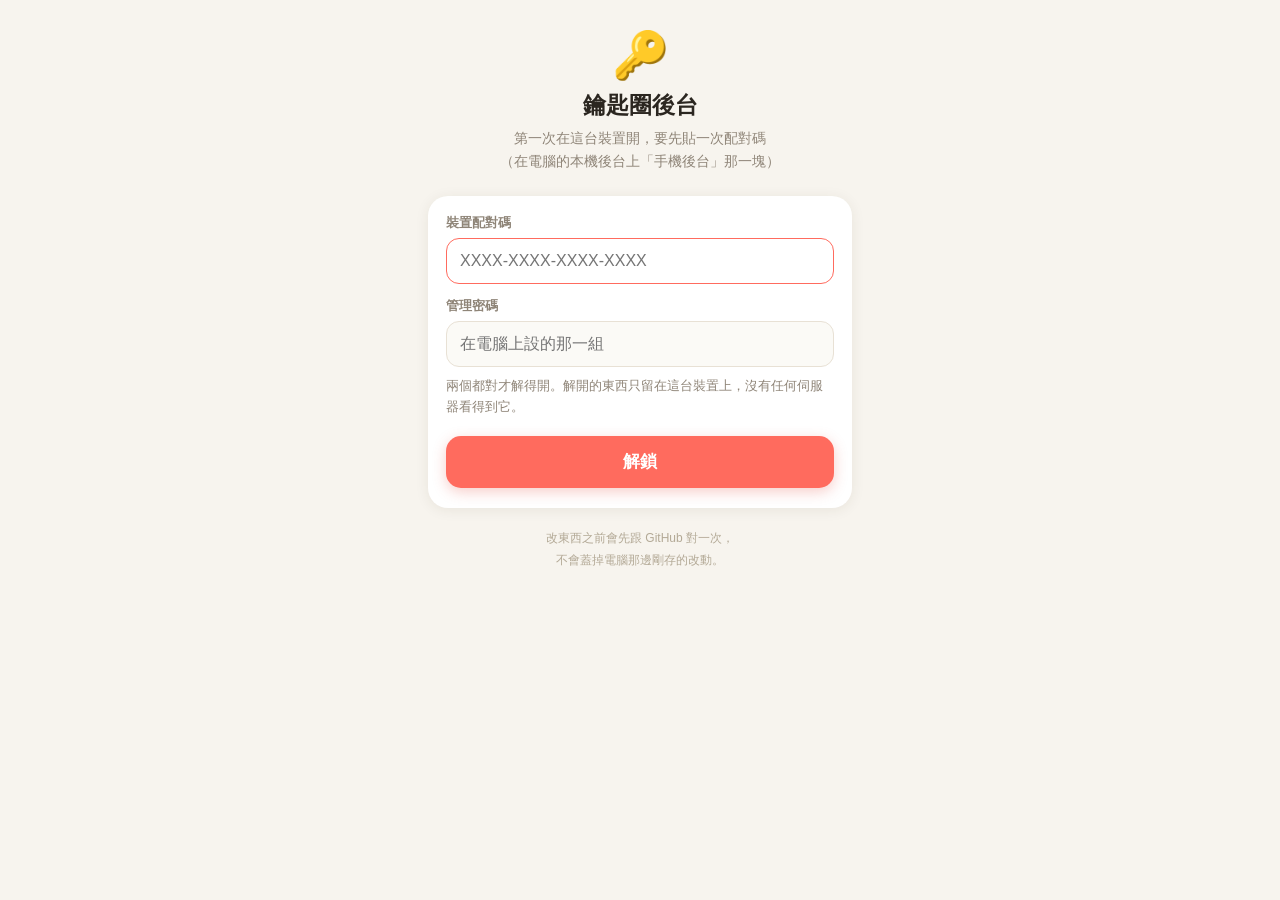
<file: web/index.html>
<!DOCTYPE html>
<html lang="zh-Hant">
<head>
<meta charset="UTF-8">
<meta name="viewport" content="width=device-width, initial-scale=1, viewport-fit=cover">
<meta name="theme-color" content="#f7f4ee">
<meta name="robots" content="noindex">
<link rel="icon" href="../public/favicon.svg" type="image/svg+xml">
<title>鑰匙圈後台</title>
<link rel="stylesheet" href="admin.css">
</head>
<body>
<div id="lock" hidden></div>
<div id="app" hidden></div>
<div id="sheet-layer" hidden></div>
<div id="toast" class="hidden"></div>
<script src="../client/keyring-fields.js"></script>
<script src="admin.js"></script>
</body>
</html>
</file>
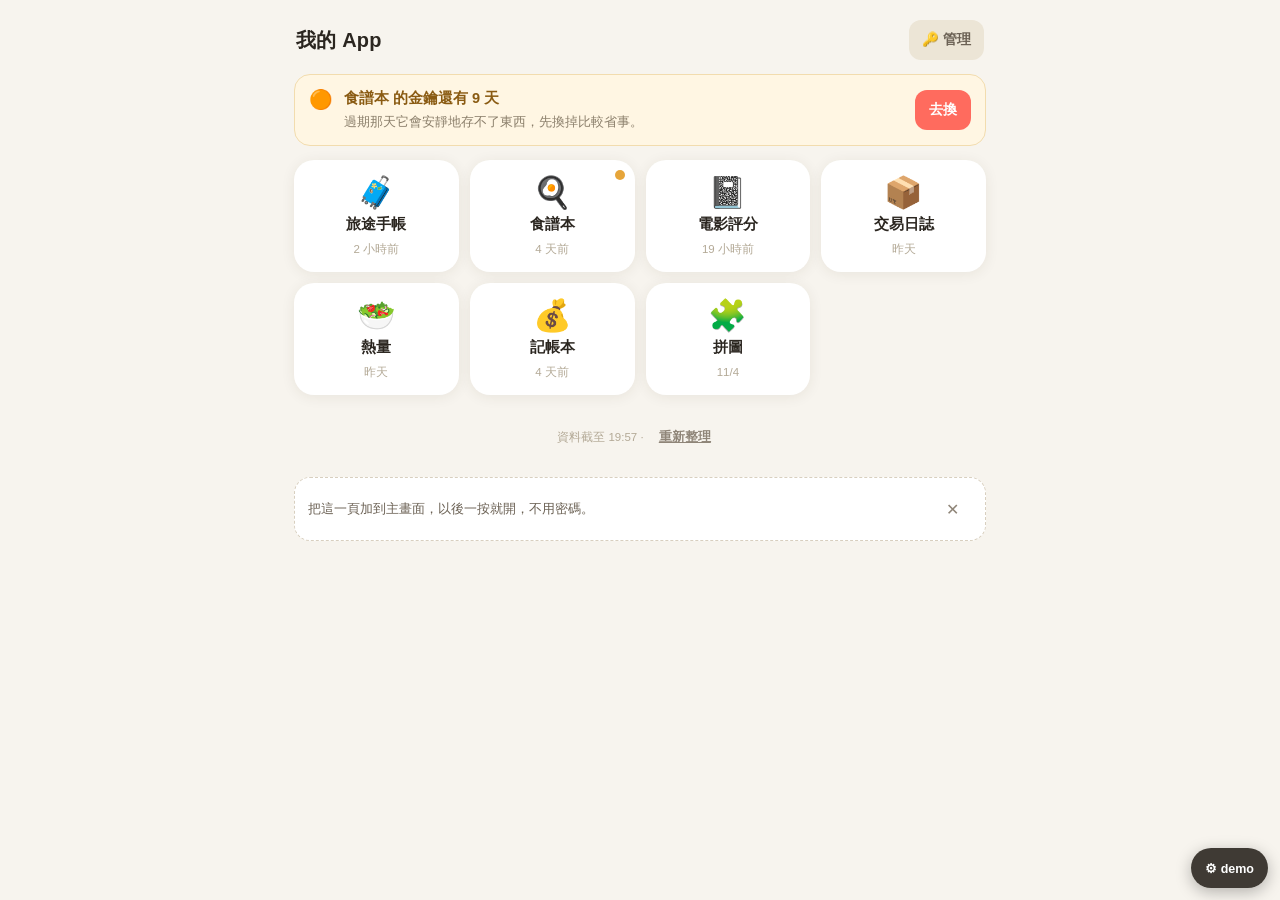
<file: demo/console-v1.html>
<!DOCTYPE html>
<html lang="zh-Hant">
<head>
<meta charset="UTF-8">
<meta name="viewport" content="width=device-width, initial-scale=1, viewport-fit=cover">
<meta name="theme-color" content="#f7f4ee">
<meta name="robots" content="noindex">
<title>鑰匙圈 · 管理主控台 demo</title>
<style>
/* ============================================================
   鑰匙圈 主控台 demo（2026-08-28・lab-ux）
   色票沿用 public/admin.css ＋ web/admin.css，一個新顏色都沒有加。
   全部假資料、沒有任何真金鑰；點磚是真的會開他的 App。
   ============================================================ */
:root{
  --bg:#f7f4ee; --card:#ffffff; --ink:#2b2620; --muted:#8f8578; --line:#e8e1d5;
  --acc:#ff6b5e; --acc-deep:#e2503f; --ok:#2fa87a; --bad:#d64545;
  --warn:#8a5b12; --warn-bg:#fff6e3; --warn-line:#f2dcae;
  --shadow:0 2px 14px rgba(70,55,30,.08);
}
*{box-sizing:border-box; -webkit-tap-highlight-color:transparent;}
html,body{margin:0; padding:0;}
body{
  background:var(--bg); color:var(--ink);
  font-family:-apple-system,BlinkMacSystemFont,"PingFang TC","Noto Sans TC","Microsoft JhengHei",sans-serif;
  padding-bottom:env(safe-area-inset-bottom);
}
button{font-family:inherit; border:none; background:none; cursor:pointer; color:inherit; padding:0;}
a{color:inherit; text-decoration:none;}
h1,h2,h3,p,ul{margin:0;} ul{padding:0; list-style:none;}

/* ---------------- 共用外框 ---------------- */
.wrap{max-width:720px; margin:0 auto; padding:calc(14px + env(safe-area-inset-top)) 14px 96px;}
.scr{display:none;} .scr.on{display:block;}

/* =============================================================
   1. 啟動頁（免密碼・手機主場）
   ============================================================= */
.lc-head{display:flex; align-items:center; gap:10px; padding:6px 2px 14px;}
.lc-head h1{font-size:20px; font-weight:800; flex:1; letter-spacing:.01em;}
.lc-head .mini{min-height:40px; padding:0 13px; border-radius:12px; background:#ece5d6;
  font-size:13.5px; font-weight:700; color:#6b6154; display:flex; align-items:center; gap:5px;}

/* 提醒帶：只有真的有事才出現。沒事的時候整條不存在（不做儀表板） */
.alert{display:flex; align-items:flex-start; gap:11px; border-radius:16px; padding:13px 14px; margin-bottom:14px;
  background:var(--warn-bg); border:1px solid var(--warn-line);}
.alert.bad{background:#fbeeee; border-color:#f0cfcf;}
.alert .ai{font-size:19px; line-height:1.25; flex:0 0 auto;}
.alert .ab{flex:1; min-width:0;}
.alert .ab b{display:block; font-size:14.5px; font-weight:800; color:var(--warn); line-height:1.45;}
.alert.bad .ab b{color:var(--bad);}
.alert .ab span{display:block; font-size:12.5px; color:#8b7f6b; margin-top:3px; line-height:1.6;}
.alert .ago{flex:0 0 auto; min-height:40px; padding:0 14px; border-radius:12px; background:var(--acc); color:#fff;
  font-size:13.5px; font-weight:800; display:flex; align-items:center; align-self:center;}

/* 磚塊：手機 2 欄、桌面自動變多欄 */
.tiles{display:grid; grid-template-columns:repeat(2,1fr); gap:11px;}
@media (min-width:520px){ .tiles{grid-template-columns:repeat(3,1fr);} }
@media (min-width:700px){ .tiles{grid-template-columns:repeat(4,1fr);} }
.tile{position:relative; background:var(--card); border-radius:20px; box-shadow:var(--shadow);
  min-height:112px; padding:14px 12px 12px; display:flex; flex-direction:column; align-items:center;
  justify-content:center; gap:7px; text-align:center; transition:transform .12s ease, box-shadow .12s ease;}
.tile:active{transform:scale(.965); box-shadow:0 1px 6px rgba(70,55,30,.10);}
.tile .em{font-size:31px; line-height:1;}
.tile .nm{font-size:14.5px; font-weight:800; line-height:1.3; overflow-wrap:anywhere;}
.tile .sub{font-size:11.5px; color:#b3a996; line-height:1.4; min-height:16px;}
.tile .dot{position:absolute; top:10px; right:10px; width:10px; height:10px; border-radius:99px;
  background:#e6a53a; box-shadow:0 0 0 3px #fff;}
.tile .dot.bad{background:var(--bad);}
/* 骨架（載入中） */
.tile.sk{pointer-events:none;}
.tile.sk .em,.tile.sk .nm,.tile.sk .sub{background:#efe9dd; color:transparent; border-radius:8px;}
.tile.sk .em{width:34px; height:34px;} .tile.sk .nm{width:58px; height:15px;} .tile.sk .sub{width:44px; height:11px;}
@keyframes sk{0%,100%{opacity:.55} 50%{opacity:1}}
.tile.sk{animation:sk 1.1s ease-in-out infinite;}

.lc-foot{text-align:center; color:#b3a996; font-size:11.5px; line-height:1.9; padding:20px 8px 0;}
/* 44px：手指點得到的最小尺寸。inline-flex 才會真的長高（純 inline 的 min-height 沒有作用） */
.lc-foot button{display:inline-flex; align-items:center; justify-content:center; min-height:44px; padding:0 12px;
  color:#8f8578; font-size:12.5px; font-weight:700; text-decoration:underline;}
.a2hs{display:flex; align-items:center; gap:10px; margin-top:18px; background:#fff; border:1px dashed #d8cfbf;
  border-radius:16px; padding:11px 13px;}
.a2hs p{flex:1; font-size:12.5px; color:#6b6154; line-height:1.6;}
.a2hs button{min-width:40px; min-height:40px; color:var(--muted); font-size:16px;}
.offline{display:flex; align-items:center; gap:9px; border-radius:14px; padding:10px 13px; margin-bottom:13px;
  background:#f1ece2; border:1px solid var(--line); font-size:12.5px; color:#6b6154; line-height:1.55;}
.emptybox{text-align:center; color:var(--muted); padding:40px 16px;}
.emptybox .big{font-size:42px;}
.emptybox p{font-size:13.5px; margin-top:10px; line-height:1.8;}
.emptybox .go{display:inline-flex; align-items:center; min-height:48px; padding:0 22px; margin-top:14px;
  border-radius:15px; background:var(--acc); color:#fff; font-size:15.5px; font-weight:800;}

/* =============================================================
   2. 解鎖（現有公版的簡化替身，只是為了走得到後台）
   ============================================================= */
.lk{max-width:420px; margin:0 auto; padding-top:26px;}
.lk-head{text-align:center; margin-bottom:20px;}
.lk-head .big{font-size:44px;}
.lk-head h1{font-size:22px; font-weight:800; margin-top:8px;}
.lk-head p{font-size:13px; color:var(--muted); margin-top:7px; line-height:1.7;}
.lk-card{background:var(--card); border-radius:20px; box-shadow:var(--shadow); padding:18px;}
.who{display:flex; gap:9px; margin-bottom:14px;}
.who button{flex:1; min-height:74px; border-radius:16px; border:1.5px solid var(--line); background:#fbfaf6;
  display:flex; flex-direction:column; align-items:center; justify-content:center; gap:5px; font-size:14.5px; font-weight:700;}
.who button .e{font-size:24px;}
.who button.on{border-color:var(--acc); background:#fff6f4;}
.lk-note{font-size:12px; color:var(--muted); line-height:1.7; margin-top:12px; text-align:center;}

/* =============================================================
   3. 後台（App／成員／近況）
   ============================================================= */
.ad-head{display:flex; align-items:center; gap:10px; padding:6px 2px 12px;}
.ad-head h1{font-size:20px; font-weight:800; flex:1;}
.ad-head button{min-width:44px; min-height:44px; border-radius:12px; background:#ece5d6;
  font-size:15px; color:#6b6154; display:flex; align-items:center; justify-content:center;}
.pub-bar{display:flex; align-items:center; gap:10px; border-radius:16px; padding:12px 14px;
  background:#e8f6ef; border:1px solid #cfe9dd; margin-bottom:14px;}
.pub-txt{flex:1; min-width:0; font-size:13px; line-height:1.55;}
.pub-txt b{display:block; font-size:14px; font-weight:800; color:var(--ok);}
.pub-txt span{display:block; color:var(--muted); font-size:11.5px; margin-top:2px;}
.ad-tabs{display:flex; background:#ece5d6; border-radius:14px; padding:3px; margin-bottom:16px;}
.ad-tabs button{flex:1; min-height:46px; border-radius:11px; font-size:15px; font-weight:700; color:var(--muted);}
.ad-tabs button.on{background:#fff; color:var(--ink); box-shadow:0 1px 4px rgba(0,0,0,.08);}
.sec-title{font-size:13px; font-weight:800; color:var(--muted); margin:2px 4px 10px;}

.rowcard{background:var(--card); border-radius:18px; box-shadow:var(--shadow); padding:13px 14px; margin-bottom:11px;}
.rc-top{display:flex; align-items:flex-start; gap:12px;}
.rc-face{width:48px; height:48px; border-radius:16px; display:flex; align-items:center; justify-content:center;
  font-size:24px; flex:0 0 auto; background:#f3eee4;}
.rc-bd{flex:1; min-width:0;}
.rc-bd b{font-size:16.5px; overflow-wrap:anywhere;}
.rc-url{display:block; font-size:11.5px; color:#b3a996; margin-top:3px; overflow-wrap:anywhere; line-height:1.5;}
.rc-url.miss{color:var(--bad); font-weight:700;}
.chips{display:flex; gap:6px; flex-wrap:wrap; margin-top:8px;}
.chip{background:#f3eee4; color:#6b6154; font-size:12px; font-weight:700; padding:4px 9px; border-radius:99px;}
.chip.none{background:#faf4ec; color:#b3a996; font-weight:600;}
.chip.warn{background:var(--warn-bg); color:var(--warn); border:1px solid var(--warn-line);}
.chip.bad{background:#fbeeee; color:var(--bad);}
.chip.ok{background:#e8f6ef; color:#1f7d5b;}
.rc-more{min-width:44px; min-height:44px; border-radius:12px; background:#f3eee4; color:#6b6154;
  font-size:17px; font-weight:800; flex:0 0 auto; display:flex; align-items:center; justify-content:center;}
.rc-open{width:100%; min-height:42px; margin-top:10px; border-radius:12px; background:#f7f3ec;
  font-size:13px; font-weight:700; color:#6b6154; display:flex; align-items:center; justify-content:center; gap:6px;}
.rc-log{border-top:1px dashed var(--line); margin-top:10px; padding-top:9px;}
.rc-log li{font-size:12.5px; color:#6b6154; line-height:1.6; padding:4px 0; display:flex; gap:8px;}
.rc-log li i{font-style:normal; color:#b3a996; flex:0 0 62px;}
.addcard{border:2px dashed #d8cfbf; border-radius:18px; min-height:60px; color:var(--muted); font-size:15.5px;
  font-weight:700; width:100%; display:flex; align-items:center; justify-content:center; gap:8px; margin-bottom:18px;}

/* 近況（變更紀錄） */
.tl{position:relative; padding-left:22px;}
.tl::before{content:""; position:absolute; left:5px; top:8px; bottom:8px; width:2px; background:var(--line); border-radius:2px;}
.tl li{position:relative; padding:0 0 16px 0;}
.tl li::before{content:""; position:absolute; left:-21px; top:6px; width:12px; height:12px; border-radius:99px;
  background:#fff; border:2.5px solid #d8cfbf;}
.tl li.me::before{border-color:var(--acc);}
.tl .w{font-size:12px; color:var(--muted); display:flex; gap:8px; flex-wrap:wrap; align-items:center;}
.tl .w b{font-size:12px; font-weight:800; color:#6b6154;}
.tl .t{font-size:14.5px; font-weight:700; line-height:1.55; margin-top:3px; overflow-wrap:anywhere;}
.tl .x{font-size:11.5px; color:#b3a996; margin-top:4px; line-height:1.5;}
.day{font-size:12px; font-weight:800; color:var(--muted); margin:2px 0 10px;}
.loadmore{width:100%; min-height:48px; border-radius:14px; background:#f3eee4; color:#6b6154;
  font-size:14.5px; font-weight:700; margin-top:4px;}

/* sheet */
#sheet{position:fixed; inset:0; z-index:80; display:none;}
#sheet.on{display:block;}
.backdrop{position:absolute; inset:0; background:rgba(30,22,14,.45);}
.sheet{position:absolute; left:0; right:0; bottom:0; background:#fff; border-radius:22px 22px 0 0;
  padding:16px 18px calc(20px + env(safe-area-inset-bottom)); max-height:88dvh; overflow-y:auto;
  box-shadow:0 -8px 40px rgba(40,30,15,.25); animation:up .22s ease;}
@keyframes up{from{transform:translateY(22px); opacity:0} to{transform:translateY(0); opacity:1}}
@media (min-width:640px){ .sheet{left:50%; right:auto; bottom:auto; top:50%; transform:translate(-50%,-50%);
  width:520px; border-radius:20px;} }
.sheet-head{display:flex; align-items:center; justify-content:space-between; gap:8px; margin-bottom:12px;}
.sheet-head h3{font-size:18px; font-weight:800;}
.sheet-head button{min-width:44px; min-height:44px; font-size:18px; color:var(--muted);
  display:flex; align-items:center; justify-content:center;}
.sheet .note{font-size:12.5px; color:var(--muted); line-height:1.7; margin:-4px 0 14px;}
.field{display:block; margin-bottom:13px;}
.field .fl{display:block; font-size:13px; font-weight:700; color:var(--muted); margin-bottom:6px;}
.field input{width:100%; font-size:16px; font-family:inherit; color:var(--ink); padding:13px;
  border:1.5px solid var(--line); border-radius:13px; background:#fbfaf6;}
.field input:focus{outline:none; border-color:var(--acc); background:#fff;}
.kind{display:flex; flex-direction:column; gap:9px; margin-bottom:14px;}
.kind button{display:flex; align-items:flex-start; gap:12px; text-align:left; padding:13px 14px;
  border:1.5px solid var(--line); border-radius:15px; background:#fbfaf6;}
.kind button.on{border-color:var(--acc); background:#fff6f4;}
.kind .ke{font-size:22px; line-height:1.2;}
.kind b{display:block; font-size:15px;}
.kind span{display:block; font-size:12.5px; color:var(--muted); margin-top:3px; line-height:1.6;}
.sheet-acts{display:flex; gap:9px; margin-top:8px;}
.sheet-acts button{flex:1; min-height:52px; border-radius:15px; font-size:16px; font-weight:800;}
.sheet-acts .go{background:var(--acc); color:#fff; box-shadow:0 4px 14px rgba(226,80,63,.28);}
.sheet-acts .cancel{background:#f3eee4; color:#6b6154;}
.expbox{background:var(--warn-bg); border:1px solid var(--warn-line); border-radius:14px; padding:12px 14px;
  font-size:13px; color:var(--warn); line-height:1.7; margin-bottom:13px;}
.expbox b{display:block; font-size:14.5px; margin-bottom:3px;}
/* list-style:none 不可省：自己畫了編號圓圈，原生數字會一起冒出來變成「1. ①」 */
.steps{counter-reset:s; margin-bottom:12px; padding-left:0; list-style:none;}
.steps li{counter-increment:s; position:relative; padding:7px 0 7px 30px; font-size:13.5px; line-height:1.65; color:#5d554a;}
.steps li::before{content:counter(s); position:absolute; left:0; top:8px; width:21px; height:21px; border-radius:99px;
  background:#ece5d6; color:#6b6154; font-size:12px; font-weight:800; display:flex; align-items:center; justify-content:center;}

/* toast */
#toast{position:fixed; left:50%; top:calc(14px + env(safe-area-inset-top)); transform:translateX(-50%);
  background:#2b2620; color:#fff; font-size:14px; font-weight:600; padding:12px 18px; border-radius:14px;
  z-index:95; max-width:calc(100vw - 32px); text-align:center; line-height:1.5; transition:opacity .25s;}
#toast.hidden{opacity:0; pointer-events:none;}

/* =============================================================
   demo 控制台 —— 預設收合、選完自動收合，永遠不推擠被看的畫面
   ============================================================= */
/* sheet 打開時整個藏起來：主要按鈕都在下緣，這顆蓋住「存起來」就等於測不到（實測蓋到了） */
#dm{position:fixed; right:12px; bottom:calc(12px + env(safe-area-inset-bottom)); z-index:99;}
body.sheeting #dm{display:none;}
#dmbtn{min-height:40px; padding:0 14px; border-radius:99px; background:rgba(43,38,32,.9); color:#fff;
  font-size:12.5px; font-weight:800; box-shadow:0 4px 16px rgba(0,0,0,.28); display:flex; align-items:center; gap:6px;}
#dmpanel{display:none; position:absolute; right:0; bottom:48px; width:min(300px, calc(100vw - 24px));
  background:#fff; border-radius:18px; box-shadow:0 12px 40px rgba(40,30,15,.3); padding:14px; max-height:70dvh; overflow-y:auto;}
#dmpanel.on{display:block;}
#dmpanel h4{margin:0 0 4px; font-size:12px; font-weight:800; color:var(--muted);}
#dmpanel .grp{margin-bottom:12px;}
#dmpanel .row{display:flex; gap:6px; flex-wrap:wrap;}
#dmpanel .row button{min-height:38px; padding:0 11px; border-radius:11px; background:#f3eee4; color:#6b6154;
  font-size:12.5px; font-weight:700;}
#dmpanel .row button.on{background:var(--acc); color:#fff;}
#dmpanel .tip{font-size:11px; color:#b3a996; line-height:1.6; margin-top:6px;}
</style>
</head>
<body>

<!-- ===================== 1. 啟動頁 ===================== -->
<div id="scr-launch" class="scr on"><div class="wrap">
  <div class="lc-head">
    <h1>我的 App</h1>
    <button class="mini" onclick="go('lock')">🔑 管理</button>
  </div>
  <div id="lc-body"></div>
</div></div>

<!-- ===================== 2. 解鎖 ===================== -->
<div id="scr-lock" class="scr"><div class="wrap"><div class="lk">
  <div class="lk-head">
    <div class="big">🔑</div>
    <h1>鑰匙圈</h1>
    <p>管理金鑰、成員與變更紀錄<br>啟動頁不用密碼，這裡要</p>
  </div>
  <div class="lk-card">
    <div class="who">
      <button class="on" onclick="pickWho(this,'黏')"><span class="e">🧔</span>黏</button>
      <button onclick="pickWho(this,'肚')"><span class="e">👩</span>肚</button>
    </div>
    <label class="field"><span class="fl">密碼</span>
      <input type="password" value="demo" id="pw" autocomplete="off"></label>
    <div class="sheet-acts"><button class="go" onclick="unlock()">解鎖</button></div>
    <p class="lk-note">demo 不驗密碼，按了就進去<br>正式版走現有的解鎖公版</p>
  </div>
  <p class="lc-foot"><button onclick="go('launch')">← 回啟動頁</button></p>
</div></div></div>

<!-- ===================== 3. 後台 ===================== -->
<div id="scr-admin" class="scr"><div class="wrap">
  <div class="ad-head">
    <button onclick="go('launch')">←</button>
    <h1>鑰匙圈</h1>
    <button onclick="toast('（demo）設定')">⋯</button>
  </div>
  <div class="pub-bar">
    <div class="pub-txt"><b>✓ 已同步</b><span id="pubwhen">存檔就自動發布，不用另外按</span></div>
  </div>
  <div class="ad-tabs">
    <button id="tb-apps" class="on" onclick="tab('apps')">App</button>
    <button id="tb-users" onclick="tab('users')">成員</button>
    <button id="tb-log" onclick="tab('log')">近況</button>
  </div>
  <div id="ad-body"></div>
</div></div>

<div id="sheet"><div class="backdrop" onclick="closeSheet()"></div><div class="sheet" id="sheet-in"></div></div>
<div id="toast" class="hidden"></div>

<!-- ===================== demo 控制台 ===================== -->
<div id="dm">
  <div id="dmpanel">
    <div class="grp"><h4>金鑰情境</h4><div class="row" id="dm-key"></div></div>
    <div class="grp"><h4>啟動頁狀態</h4><div class="row" id="dm-net"></div></div>
    <div class="grp"><h4>畫面</h4><div class="row" id="dm-scr"></div>
      <p class="tip">全部假資料。磚塊點下去是真的會開他的 App。</p></div>
  </div>
  <button id="dmbtn" onclick="dmToggle()">⚙︎ demo</button>
</div>

<script>
/* ==========================================================
   假資料
   ========================================================== */
var H=3600e3, D=86400e3, NOW=Date.now();
var APPS=[
 {id:'travel-book',  name:'旅途手帳', emoji:'🧳', url:'https://xd1104.github.io/travel-book/',
  repo:'xd1104/travel-book',  keyed:1, exp:+96, pushed:NOW-2*H},
 {id:'recipe-book',  name:'食譜本',   emoji:'🍳', url:'https://xd1104.github.io/benson-receipe/',
  repo:'xd1104/benson-receipe',keyed:1, exp:+9,  pushed:NOW-4*D},
 {id:'movie-library',name:'電影評分', emoji:'📓', url:'https://xd1104.github.io/movie-library/',
  repo:'xd1104/movie-library', keyed:1, exp:null, pub:1, pushed:NOW-19*H},
 {id:'trade-log',    name:'交易日誌', emoji:'📦', url:'https://xd1104.github.io/trade-log/',
  repo:'xd1104/trade-log',     keyed:1, exp:+158, pushed:NOW-31*H},
 {id:'lose-weight-helper',name:'熱量',emoji:'🥗', url:'https://xd1104.github.io/lose-weight-helper/',
  repo:'xd1104/lose-weight-helper', keyed:0, pushed:NOW-27*H},
 {id:'accounting-book',name:'記帳本', emoji:'💰', url:'https://xd1104.github.io/accounting-book/',
  repo:'xd1104/accounting-book',keyed:0, pushed:NOW-4*D},
 {id:'brain-boosting-games',name:'拼圖',emoji:'🧩',url:'https://xd1104.github.io/brain-boosting-games/',
  repo:'xd1104/brain-boosting-games', keyed:0, pushed:NOW-30*D}
];
var LOG=[
 {at:NOW-2*H,    who:'肚', via:'手機', me:0, t:'換了「食譜本」的金鑰'},
 {at:NOW-26*H,   who:'黏', via:'手機', me:1, t:'讓「肚」也能用 交易日誌'},
 {at:NOW-2*D,    who:'',  via:'電腦後台', me:0, t:'新增 App「交易日誌」', x:'這次同時改到 3 個其他檔案'},
 {at:NOW-4*D,    who:'',  via:'電腦後台', me:0, t:'把「電影評分」設成公開模式'},
 {at:NOW-9*D,    who:'黏', via:'手機', me:1, t:'換了「旅途手帳」的金鑰'},
 {at:NOW-12*D,   who:'',  via:'電腦後台', me:0, t:'新增成員「肚」'}
];
var APPLOG={
 'travel-book':[['2 小時前','行程卡改成可以拖曳排序'],['昨天','修好離線時的空白畫面'],['8/24','加了地圖按鈕']],
 'recipe-book':[['4 天前','食譜可以標份量'],['8/22','搜尋改成不分大小寫'],['8/20','修好圖片破圖']],
 'movie-library':[['19 小時前','開場動畫的白閃修掉'],['8/26','評分星星改大顆'],['8/25','套上動效基調']],
 'trade-log':[['昨天','換日翻頁列重做'],['8/26','月曆不再每秒重建'],['8/25','加了日期選單']],
 'lose-weight-helper':[['昨天','熱量統計加週檢視']],
 'accounting-book':[['4 天前','分類可以自訂顏色']],
 'brain-boosting-games':[['30 天前','初版']]
};
var S={ scr:'launch', tab:'apps', key:'soon', net:'ok', me:'黏', a2hs:1, sheetOpen:0 };

/* ==========================================================
   工具
   ========================================================== */
function $(id){return document.getElementById(id);}
function esc(s){return String(s).replace(/[&<>"]/g,function(c){return {'&':'&amp;','<':'&lt;','>':'&gt;','"':'&quot;'}[c];});}
function ago(ts){
  var d=NOW-ts;
  if(d<90e3) return '剛剛';
  if(d<H) return Math.round(d/60e3)+' 分鐘前';
  if(d<22*H) return Math.round(d/H)+' 小時前';
  if(d<44*H) return '昨天';
  if(d<8*D) return Math.round(d/D)+' 天前';
  var x=new Date(ts); return (x.getMonth()+1)+'/'+x.getDate();
}
function clock(ts){var x=new Date(ts);return ('0'+x.getHours()).slice(-2)+':'+('0'+x.getMinutes()).slice(-2);}
function dayLabel(ts){
  var a=new Date(ts), b=new Date(NOW);
  var same=a.toDateString()===b.toDateString();
  if(same) return '今天';
  if(new Date(NOW-D).toDateString()===a.toDateString()) return '昨天';
  return (a.getMonth()+1)+' 月 '+a.getDate()+' 日';
}
/* 到期狀態：ok / soon(<=30天) / expired / none(不會過期) / unknown / nokey */
function keyState(a){
  if(!a.keyed) return {s:'nokey'};
  if(S.key==='expired' && a.id==='recipe-book') return {s:'expired', d:-2};
  if(S.key==='ok'   && a.id==='recipe-book') return {s:'ok', d:120};
  if(S.key==='unknown') return {s:'unknown'};
  if(a.exp===null) return {s:'none'};
  return {s:a.exp<=0?'expired':(a.exp<=30?'soon':'ok'), d:a.exp};
}
function keyChip(a){
  var k=keyState(a);
  if(k.s==='nokey')   return '<span class="chip none">只有連結</span>';
  if(k.s==='expired') return '<span class="chip bad">金鑰已過期</span>';
  if(k.s==='soon')    return '<span class="chip warn">金鑰 '+k.d+' 天後過期</span>';
  if(k.s==='none')    return '<span class="chip ok">金鑰不會過期</span>';
  if(k.s==='unknown') return '<span class="chip none">還沒檢查過</span>';
  return '<span class="chip ok">金鑰還有 '+k.d+' 天</span>';
}
function toast(m){var t=$('toast'); t.textContent=m; t.classList.remove('hidden');
  clearTimeout(toast._t); toast._t=setTimeout(function(){t.classList.add('hidden');},1900);}

/* ==========================================================
   啟動頁
   ========================================================== */
function renderLaunch(){
  var b=$('lc-body');
  if(S.net==='loading'){
    var sk=''; for(var i=0;i<6;i++) sk+='<div class="tile sk"><div class="em"></div><div class="nm"></div><div class="sub"></div></div>';
    b.innerHTML='<div class="tiles">'+sk+'</div>'
      +'<p class="lc-foot">正在跟 GitHub 對時…</p>'; return;
  }
  if(S.net==='empty'){
    b.innerHTML='<div class="emptybox"><div class="big">📭</div>'
      +'<p>還沒有登記任何 App。<br>到管理頁登記一個，這裡就會出現。</p>'
      +'<a class="go" href="javascript:go(\'lock\')">🔑 去登記</a></div>'; return;
  }
  var h='';
  /* 離線：用上次存下來的清單照樣可以點 */
  if(S.net==='offline'){
    h+='<div class="offline"><span>📴</span><div>現在連不上網路。這是上次看到的清單，<b>照樣點得開</b>；更新時間先不顯示。</div></div>';
  }
  /* 提醒帶：只在真的有事的時候出現 */
  var bad=APPS.filter(function(a){return keyState(a).s==='expired';});
  var soon=APPS.filter(function(a){var k=keyState(a); return k.s==='soon' && k.d<=14;});
  if(bad.length){
    h+='<div class="alert bad"><span class="ai">🔴</span><div class="ab">'
      +'<b>'+esc(bad[0].name)+' 的金鑰已經過期</b>'
      +'<span>它現在存不了東西，而且不會跳錯誤。換一把新的就好。</span></div>'
      +'<a class="ago" href="javascript:openKey(\''+bad[0].id+'\')">去換</a></div>';
  }else if(soon.length){
    var k=keyState(soon[0]);
    h+='<div class="alert"><span class="ai">🟠</span><div class="ab">'
      +'<b>'+esc(soon[0].name)+' 的金鑰還有 '+k.d+' 天</b>'
      +'<span>過期那天它會安靜地存不了東西，先換掉比較省事。</span></div>'
      +'<a class="ago" href="javascript:openKey(\''+soon[0].id+'\')">去換</a></div>';
  }
  /* 磚塊：一律不分「有沒有金鑰」，開 App 的時候他不在乎那件事 */
  h+='<div class="tiles">';
  APPS.forEach(function(a){
    var k=keyState(a), dot='';
    if(k.s==='expired') dot='<span class="dot bad"></span>';
    else if(k.s==='soon' && k.d<=14) dot='<span class="dot"></span>';
    var sub = S.net==='offline' ? '' : (S.net==='nostat' ? '—' : ago(a.pushed));
    h+='<a class="tile" href="'+a.url+'" target="_blank" rel="noopener">'+dot
      +'<span class="em">'+a.emoji+'</span>'
      +'<span class="nm">'+esc(a.name)+'</span>'
      +'<span class="sub">'+sub+'</span></a>';
  });
  h+='</div>';
  /* 沒事的時候給一行安靜的確認，不做儀表板 */
  var keyed=APPS.filter(function(a){return a.keyed;}).length;
  var foot='';
  if(S.net==='nostat'){
    foot='更新時間這次沒拿到（GitHub 問太多次了）<br>清單照常，等一下再看';
  }else if(S.net==='offline'){
    foot='離線中 · 資料截至 '+clock(NOW-3*H);
  }else{
    foot=(bad.length||soon.length? '' : '🔑 '+keyed+' 把金鑰都還有效<br>')+'資料截至 '+clock(NOW);
  }
  h+='<p class="lc-foot">'+foot+' · <button onclick="reloadStat()">重新整理</button></p>';
  if(S.a2hs && S.net!=='offline'){
    h+='<div class="a2hs"><p>把這一頁加到主畫面，以後一按就開，不用密碼。</p>'
      +'<button onclick="S.a2hs=0;renderLaunch()">✕</button></div>';
  }
  b.innerHTML=h;
}
function reloadStat(){
  var old=S.net; S.net='loading'; renderLaunch();
  setTimeout(function(){ S.net=(old==='loading'?'ok':old); renderLaunch(); toast('已更新'); },800);
}

/* ==========================================================
   後台
   ========================================================== */
function renderAdmin(){
  var b=$('ad-body');
  ['apps','users','log'].forEach(function(t){ $('tb-'+t).className = (S.tab===t?'on':''); });
  if(S.tab==='apps') b.innerHTML=viewApps();
  else if(S.tab==='users') b.innerHTML=viewUsers();
  else b.innerHTML=viewLog();
}
function viewApps(){
  var h='<p class="sec-title">共 '+APPS.length+' 個。點卡片看它最近改了什麼。</p>';
  APPS.forEach(function(a){
    var noUrl=!a.url;
    h+='<div class="rowcard">'
      +'<div class="rc-top">'
      +'<div class="rc-face">'+a.emoji+'</div>'
      +'<div class="rc-bd"><b>'+esc(a.name)+'</b>'
      + (noUrl? '<span class="rc-url miss">⚠ 還沒填網址，啟動頁點不開</span>'
              : '<span class="rc-url">'+esc(a.url.replace(/^https:\/\//,''))+'</span>')
      +'<div class="chips">'+keyChip(a)
      +'<span class="chip">更新於 '+ago(a.pushed)+'</span>'
      +(a.pub?'<span class="chip">公開模式</span>':'')
      +'</div></div>'
      +'<button class="rc-more" onclick="openMenu(\''+a.id+'\')">⋯</button>'
      +'</div>'
      +'<button class="rc-open" onclick="toggleLog(this,\''+a.id+'\')">最近改了什麼 ▾</button>'
      +'<div class="rc-log" hidden><ul>'
      + (APPLOG[a.id]||[]).map(function(r){return '<li><i>'+esc(r[0])+'</i>'+esc(r[1])+'</li>';}).join('')
      +'</ul></div>'
      +'</div>';
  });
  h+='<button class="addcard" onclick="openAdd()">＋ 登記新的 App</button>';
  return h;
}
function toggleLog(btn,id){
  var box=btn.nextElementSibling, open=!box.hidden;
  box.hidden=open; btn.textContent = open? '最近改了什麼 ▾' : '收起 ▴';
}
function viewUsers(){
  var mk=function(e,n,apps){
    return '<div class="rowcard"><div class="rc-top"><div class="rc-face">'+e+'</div>'
      +'<div class="rc-bd"><b>'+n+'</b><div class="chips">'
      + apps.map(function(x){return '<span class="chip">'+x+'</span>';}).join('')
      +'</div></div><button class="rc-more" onclick="toast(\'（demo）成員選單\')">⋯</button></div></div>';
  };
  return '<p class="sec-title">誰能解開哪些 App 的金鑰</p>'
    + mk('🧔','黏',['🧳 旅途手帳','🍳 食譜本','📦 交易日誌'])
    + mk('👩','肚',['🧳 旅途手帳','🍳 食譜本','📦 交易日誌'])
    + '<button class="addcard" onclick="toast(\'（demo）新增成員\')">＋ 新增成員</button>';
}
function viewLog(){
  var h='<p class="sec-title">鑰匙圈被誰改過。存檔就是一筆紀錄，改不掉也刪不掉。</p>';
  var last='';
  LOG.forEach(function(e){
    var d=dayLabel(e.at);
    if(d!==last){ h+=(last?'</ul>':'')+'<p class="day">'+d+'</p><ul class="tl">'; last=d; }
    var who = e.who? esc(e.who)+'（'+esc(e.via)+'）' : esc(e.via);
    h+='<li class="'+(e.me?'me':'')+'">'
      +'<div class="w"><b>'+who+'</b><span>'+clock(e.at)+'</span></div>'
      +'<div class="t">'+esc(e.t)+'</div>'
      + (e.x? '<div class="x">'+esc(e.x)+'</div>' : '')
      +'</li>';
  });
  h+='</ul><button class="loadmore" onclick="toast(\'（demo）再往前 30 筆\')">看更早的</button>';
  return h;
}

/* ==========================================================
   sheet
   ========================================================== */
function openSheet(html){ $('sheet-in').innerHTML=html; $('sheet').classList.add('on');
  document.body.classList.add('sheeting'); S.sheetOpen=1; }
function closeSheet(){ $('sheet').classList.remove('on');
  document.body.classList.remove('sheeting'); S.sheetOpen=0; }
function openMenu(id){
  var a=APPS.filter(function(x){return x.id===id;})[0];
  openSheet('<div class="sheet-head"><h3>'+a.emoji+' '+esc(a.name)+'</h3>'
   +'<button onclick="closeSheet()">✕</button></div>'
   +'<div class="kind">'
   +'<button onclick="openKey(\''+id+'\')"><span class="ke">🔑</span><span><b>換金鑰</b>'
   +'<span>'+(a.keyed?'目前 '+keyChip(a).replace(/<[^>]+>/g,''):'這個 App 還沒有金鑰')+'</span></span></button>'
   +'<button onclick="toast(\'（demo）改名字／網址／圖示\')"><span class="ke">✏️</span><span><b>編輯</b>'
   +'<span>名字、圖示、網址、GitHub repo</span></span></button>'
   +'<button onclick="toast(\'（demo）上移／下移\')"><span class="ke">↕️</span><span><b>調整順序</b>'
   +'<span>啟動頁磚塊的排法（固定，不會自己跳來跳去）</span></span></button>'
   +'</div>');
}
function openKey(id){
  var a=APPS.filter(function(x){return x.id===id;})[0], k=keyState(a);
  go('admin'); S.tab='apps'; renderAdmin();
  var warn='';
  if(k.s==='expired') warn='<div class="expbox"><b>這把已經過期了</b>'
    +'它現在存不了東西，而且不會跳錯誤——App 看起來一切正常，資料就是沒進去。</div>';
  else if(k.s==='soon') warn='<div class="expbox"><b>還有 '+k.d+' 天</b>'
    +'到期日是 GitHub 自己回報的，不是我填的。換一把新的之後會重新讀。</div>';
  openSheet('<div class="sheet-head"><h3>換 '+esc(a.name)+' 的金鑰</h3>'
   +'<button onclick="closeSheet()">✕</button></div>'
   + warn
   +'<ol class="steps">'
   +'<li>到 GitHub → Settings → Developer settings → Fine-grained tokens</li>'
   +'<li>只勾 <b>'+esc(a.repo)+'</b> 這一個 repo，權限 Contents: Read and write</li>'
   +'<li>把產生的那一串貼進來</li></ol>'
   +'<label class="field"><span class="fl">新的金鑰</span>'
   +'<input type="password" placeholder="github_pat_…" autocomplete="off"></label>'
   +'<p class="note">存下去之後會自動去問 GitHub 這把什麼時候到期，不用自己填。'
   +'問不到（例如是不會過期的舊式金鑰）會照實說「不會過期」，不會裝作沒事。</p>'
   +'<div class="sheet-acts"><button class="cancel" onclick="closeSheet()">取消</button>'
   +'<button class="go" onclick="closeSheet();toast(\'（demo）已存並重新讀到期日\')">存起來</button></div>');
}
function openAdd(){
  openSheet('<div class="sheet-head"><h3>登記新的 App</h3><button onclick="closeSheet()">✕</button></div>'
   +'<p class="note">先決定這個 App 要不要金鑰。選錯之後也改得回來。</p>'
   +'<div class="kind">'
   +'<button class="on" onclick="pickKind(this)"><span class="ke">🔗</span><span><b>只放連結</b>'
   +'<span>只是想在啟動頁按一下就開它。不會出現在解鎖名單裡。</span></span></button>'
   +'<button onclick="pickKind(this)"><span class="ke">🔑</span><span><b>連結＋金鑰</b>'
   +'<span>這個 App 要存東西回 GitHub。登記完會直接把貼金鑰的畫面端出來。</span></span></button>'
   +'</div>'
   +'<label class="field"><span class="fl">名字</span><input placeholder="例：拼圖"></label>'
   +'<label class="field"><span class="fl">網址</span><input placeholder="https://xd1104.github.io/…"></label>'
   +'<p class="note">GitHub repo 留空的話會從網址猜（猜不到就顯示「—」，不會亂猜）。</p>'
   +'<div class="sheet-acts"><button class="cancel" onclick="closeSheet()">取消</button>'
   +'<button class="go" onclick="closeSheet();toast(\'（demo）已登記\')">登記</button></div>');
}
function pickKind(el){
  var p=el.parentNode.children; for(var i=0;i<p.length;i++) p[i].className='';
  el.className='on';
}
function pickWho(el,n){
  var p=el.parentNode.children; for(var i=0;i<p.length;i++) p[i].className='';
  el.className='on'; S.me=n;
}
function unlock(){ go('admin'); toast('歡迎回來，'+S.me); }

/* ==========================================================
   導覽 ＋ demo 控制台
   ========================================================== */
function go(s){
  S.scr=s; closeSheet();
  ['launch','lock','admin'].forEach(function(x){ $('scr-'+x).className='scr'+(x===s?' on':''); });
  if(s==='launch') renderLaunch();
  if(s==='admin') renderAdmin();
  window.scrollTo(0,0);
  syncDm();
}
function tab(t){ S.tab=t; renderAdmin(); }
function dmToggle(){ $('dmpanel').classList.toggle('on'); }
var DM={
  key:[['soon','快到期'],['ok','都正常'],['expired','已過期'],['unknown','沒檢查過']],
  net:[['ok','正常'],['loading','載入中'],['offline','離線'],['nostat','抓不到更新時間'],['empty','一個都沒有']],
  scr:[['launch','啟動頁'],['lock','解鎖'],['admin','後台']]
};
function syncDm(){
  ['key','net','scr'].forEach(function(g){
    $('dm-'+g).innerHTML=DM[g].map(function(o){
      var cur = g==='scr' ? S.scr : S[g];
      return '<button class="'+(cur===o[0]?'on':'')+'" onclick="dmSet(\''+g+'\',\''+o[0]+'\')">'+o[1]+'</button>';
    }).join('');
  });
}
function dmSet(g,v){
  $('dmpanel').classList.remove('on');   /* 選完自動收合，不擋住被看的畫面 */
  if(g==='scr'){ go(v); return; }
  S[g]=v;
  if(g==='net' && S.scr!=='launch') go('launch');
  if(S.scr==='launch') renderLaunch(); else renderAdmin();
  syncDm();
}
go('launch');
</script>
</body>
</html>
</file>
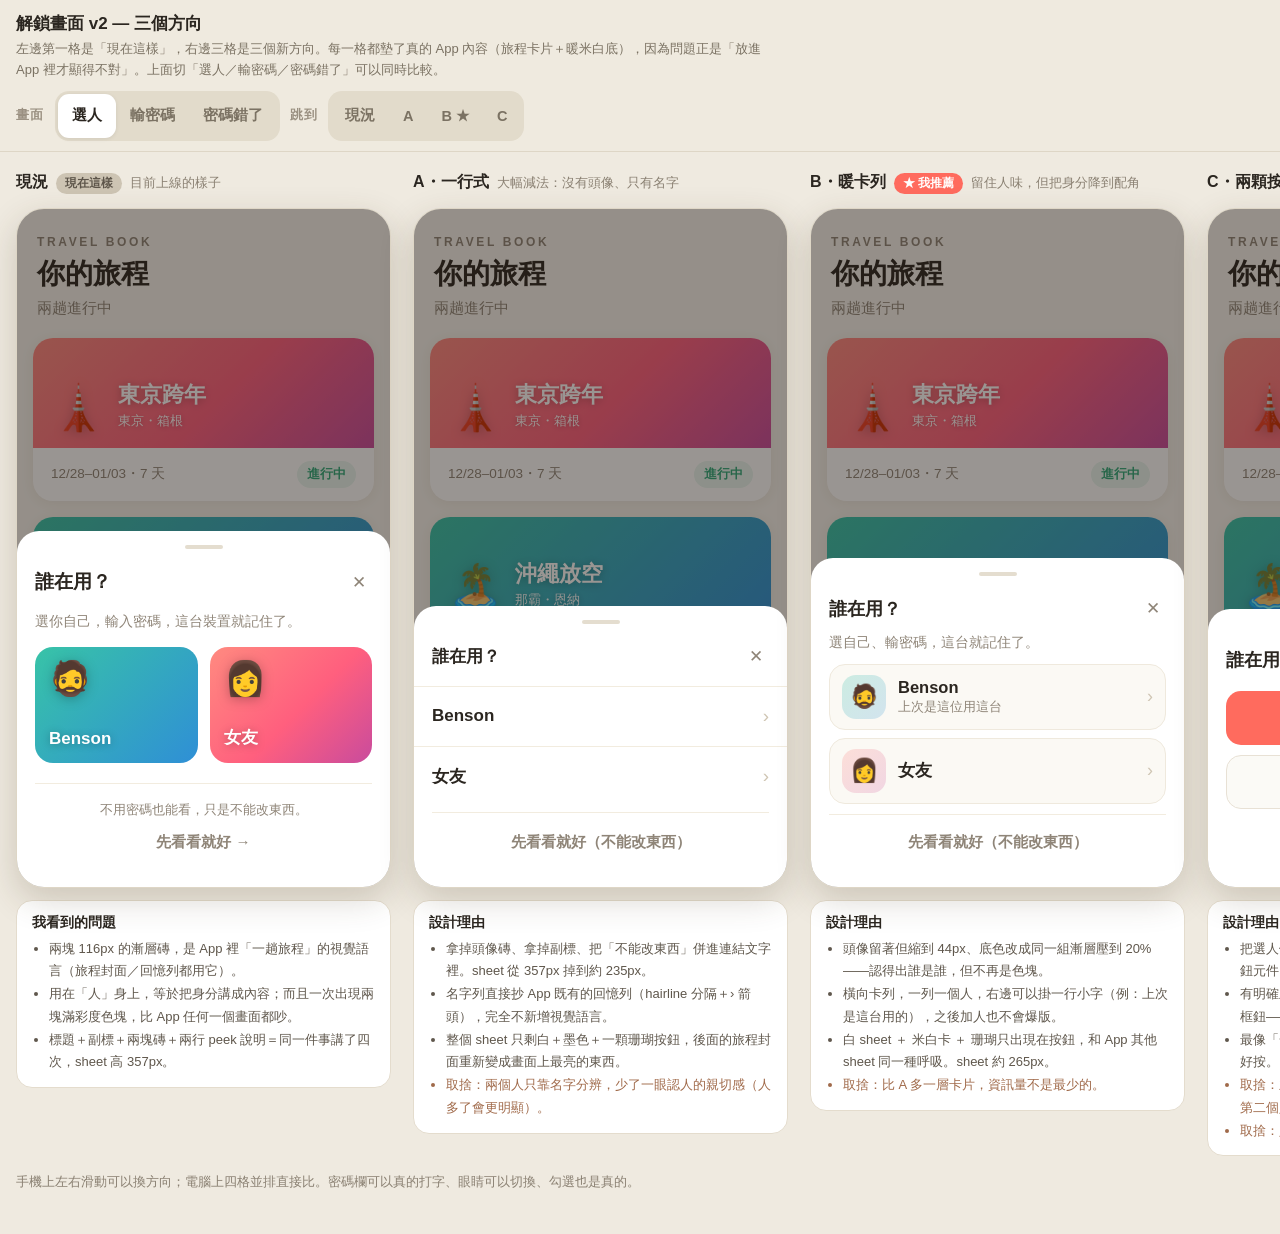
<file: demo/unlock-v2.html>
<!doctype html>
<html lang="zh-Hant">
<head>
<meta charset="utf-8">
<meta name="viewport" content="width=device-width,initial-scale=1,viewport-fit=cover">
<title>解鎖畫面 v2 — 三個方向</title>
<style>
:root{
  --bg:#f7f4ee; --card:#ffffff; --ink:#2b2620; --muted:#8f8578; --line:#e8e1d5;
  --acc:#ff6b5e; --acc-deep:#e2503f; --ok:#2fa87a; --bad:#d64545;
  --shadow:0 2px 14px rgba(70,55,30,.08);
}
*{box-sizing:border-box; -webkit-tap-highlight-color:transparent;}
html,body{margin:0; padding:0;}
body{
  background:#efeae0; color:var(--ink);
  font-family:-apple-system,BlinkMacSystemFont,"PingFang TC","Noto Sans TC","Microsoft JhengHei",sans-serif;
  padding-bottom:40px;
}
h1,h2,h3,h4,p{margin:0;}
button{font-family:inherit; border:none; background:none; cursor:pointer; color:inherit; padding:0;}

/* ---------- 控制列 ---------- */
.top{position:sticky; top:0; z-index:20; background:rgba(239,234,224,.94);
  backdrop-filter:saturate(180%) blur(8px); border-bottom:1px solid #ded6c6; padding:12px 16px 10px;}
.top h1{font-size:17px; font-weight:800;}
.top .lede{font-size:13px; color:#7b7263; margin-top:4px; line-height:1.6; max-width:760px;}
.ctrls{display:flex; gap:10px; flex-wrap:wrap; margin-top:10px; align-items:center;}
.seg{display:inline-flex; background:#e2dbcb; border-radius:14px; padding:3px;}
.seg button{min-height:44px; padding:0 14px; border-radius:11px; font-size:14.5px; font-weight:700; color:#7b7263;}
.seg button.on{background:#fff; color:var(--ink); box-shadow:0 1px 4px rgba(0,0,0,.08);}
.seg.tabs button.on{background:var(--ink); color:#fff;}
.seg-lb{font-size:12.5px; font-weight:800; color:#9a9081; letter-spacing:.1em; align-self:center;}

/* ---------- 舞台 ---------- */
.stage{display:flex; gap:22px; padding:20px 16px 10px; overflow-x:auto; scroll-snap-type:x mandatory;
  -webkit-overflow-scrolling:touch;}
.col{flex:0 0 auto; width:375px; scroll-snap-align:center;}
.colhead{display:flex; align-items:baseline; gap:8px; margin-bottom:10px; min-height:26px;}
.colhead b{font-size:16px; font-weight:800;}
.colhead .tagline{font-size:12.5px; color:#8a8072;}
.badge{background:var(--acc); color:#fff; font-size:11.5px; font-weight:800; padding:3px 9px; border-radius:99px; white-space:nowrap;}
.badge.grey{background:#cdc4b3; color:#5d554a;}

/* 手機框 */
.phone{width:375px; height:680px; position:relative; overflow:hidden; background:var(--bg);
  border-radius:28px; border:1px solid #ded6c6; box-shadow:0 12px 34px rgba(70,55,30,.20);}

/* ---------- 框裡的「真 App 內容」 ---------- */
.ap{padding-bottom:30px;}
.ap-head{padding:26px 20px 12px;}
.ap-eyebrow{font-size:12px; letter-spacing:.22em; color:var(--muted); font-weight:700;}
.ap-head h1{font-size:28px; font-weight:800; margin-top:6px;}
.ap-head p{color:var(--muted); margin-top:6px; font-size:15px;}
.ap-list{padding:8px 16px 4px; display:flex; flex-direction:column; gap:16px;}
.trip-card{background:var(--card); border-radius:20px; overflow:hidden; box-shadow:var(--shadow); text-align:left;}
.cover{min-height:110px; padding:18px; display:flex; align-items:flex-end; gap:12px; color:#fff;}
.cover-emoji{font-size:44px; line-height:1; filter:drop-shadow(0 2px 6px rgba(0,0,0,.25));}
.cover-txt h2{font-size:22px; font-weight:800; text-shadow:0 1px 8px rgba(0,0,0,.28);}
.cover-txt div{font-size:13px; opacity:.95; margin-top:2px; text-shadow:0 1px 6px rgba(0,0,0,.3);}
.trip-meta{padding:13px 18px; display:flex; align-items:center; justify-content:space-between; gap:8px; font-size:13.5px; color:var(--muted);}
.count-chip{background:#fff1ef; color:var(--acc-deep); font-weight:700; font-size:12.5px; padding:5px 10px; border-radius:99px; white-space:nowrap;}
.count-chip.now{background:#e8f6ef; color:var(--ok);}
.ap-add{margin:16px; border:2px dashed #d8cfbf; border-radius:20px; min-height:64px; color:var(--muted);
  font-size:16px; font-weight:600; display:flex; align-items:center; justify-content:center; gap:8px;}

/* ---------- sheet 共用 ---------- */
.scrim{position:absolute; inset:0; background:rgba(30,22,14,.45);}
.sh{position:absolute; left:0; right:0; bottom:0; background:#fff; border-radius:22px 22px 0 0;
  padding:14px 18px 22px; animation:up .3s cubic-bezier(.2,.8,.3,1);}
@keyframes up{from{transform:translateY(40%); opacity:.4;} to{transform:none; opacity:1;}}
.grab{width:38px; height:4px; border-radius:99px; background:#e4ddcf; margin:0 auto 10px;}
.sh-head{display:flex; align-items:center; justify-content:space-between; gap:8px;}
.sh-x{min-width:46px; min-height:46px; font-size:17px; color:var(--muted); display:flex; align-items:center; justify-content:center; margin-right:-10px;}
.sh-back{min-height:44px; padding:0 10px 0 0; font-size:14.5px; font-weight:700; color:var(--muted);}
.sh-err{background:#fbeeee; color:var(--bad); font-size:13.5px; font-weight:700; border-radius:12px; padding:10px 13px; margin-bottom:12px;}
.sh-err span{display:block; font-weight:500; color:#a4655f; font-size:12.5px; margin-top:4px;}
.fld{position:relative; margin-bottom:12px;}
.fld input{width:100%; font-size:16px; font-family:inherit; color:var(--ink); padding:14px 52px 14px 14px;
  border:1.5px solid var(--line); border-radius:13px; background:#fbfaf6; appearance:none;}
.fld input:focus{outline:none; border-color:var(--acc);}
.eye{position:absolute; right:3px; top:50%; transform:translateY(-50%); width:48px; height:48px;
  display:flex; align-items:center; justify-content:center; font-size:17px; opacity:.65;}
.chk{display:flex; align-items:center; gap:10px; min-height:48px; cursor:pointer; position:relative;}
.chk input{position:absolute; opacity:0; width:1px; height:1px;}
.box{width:26px; height:26px; border-radius:8px; border:2px solid #d6cbb8; background:#fbfaf6; flex:0 0 auto;
  display:flex; align-items:center; justify-content:center; color:#fff; font-size:15px; font-weight:800;}
.chk input:checked + .box{background:var(--acc); border-color:var(--acc);}
.chk input:checked + .box::after{content:"\2713";}
.chk-lb{font-size:15.5px; font-weight:600;}
.chk-lb small{display:block; font-size:12.5px; color:var(--muted); font-weight:500; margin-top:2px;}
.go{width:100%; min-height:52px; border-radius:15px; background:var(--acc); color:#fff; font-size:17px; font-weight:800;
  display:flex; align-items:center; justify-content:center; margin-top:6px;}
.go:active{background:var(--acc-deep);}
.peek-link{min-height:44px; padding:0 14px; font-size:15px; font-weight:700; color:var(--muted);}

/* ---------- 現況（照實作重畫） ---------- */
.v-now .sh-head{margin-bottom:10px;}
.v-now h3{font-size:19px; font-weight:800;}
.v-now .sub{color:var(--muted); font-size:14px; margin:-4px 0 14px; line-height:1.55;}
.v-now .grid{display:grid; grid-template-columns:1fr 1fr; gap:12px;}
.v-now .tile{border-radius:18px; min-height:116px; padding:14px; color:#fff; text-align:left;
  display:flex; flex-direction:column; justify-content:space-between;}
.v-now .tile .em{font-size:34px; line-height:1; filter:drop-shadow(0 2px 6px rgba(0,0,0,.25));}
.v-now .tile .nm{font-size:17px; font-weight:800; text-shadow:0 1px 8px rgba(0,0,0,.28);}
.v-now .peek{margin-top:20px; padding-top:16px; border-top:1px solid #f2ecdf; text-align:center;}
.v-now .peek p{font-size:13px; color:var(--muted); line-height:1.6;}
.v-now .face{width:74px; height:74px; border-radius:22px; margin:2px auto 12px; display:flex;
  align-items:center; justify-content:center; font-size:36px;}
.v-now .ttl{text-align:center; font-size:21px; font-weight:800;}
.v-now .say{text-align:center; font-size:13.5px; color:var(--muted); margin:6px 0 16px; line-height:1.55;}

/* ---------- A：一行式 ---------- */
.v-a h3{font-size:17px; font-weight:800;}
.v-a .list{margin:6px -18px 0;}
.v-a .row{width:100%; display:flex; align-items:center; gap:12px; padding:0 18px; min-height:60px;
  border-top:1px solid #f2ecdf; text-align:left;}
.v-a .row:active{background:#faf7f1;}
.v-a .row b{flex:1; font-size:17px; font-weight:700;}
.v-a .row i{font-style:normal; font-size:19px; color:#cfc5b3;}
.v-a .foot{margin-top:6px; padding-top:8px; border-top:1px solid #f2ecdf; display:flex; justify-content:center;}
.v-a .who-name{font-size:20px; font-weight:800; margin-top:2px;}
.v-a .who-say{font-size:13.5px; color:var(--muted); margin:4px 0 14px;}

/* ---------- B：暖卡列（推薦） ---------- */
.v-b h3{font-size:18px; font-weight:800;}
.v-b .sub{color:var(--muted); font-size:13.5px; margin:2px 0 12px;}
.v-b .list{display:flex; flex-direction:column; gap:8px;}
.v-b .row{width:100%; display:flex; align-items:center; gap:12px; text-align:left;
  background:#fbf9f4; border:1px solid #efe9dd; border-radius:16px; padding:10px 12px; min-height:64px;}
.v-b .row:active{background:#f5f1e8;}
.v-b .av{width:44px; height:44px; border-radius:14px; display:flex; align-items:center; justify-content:center;
  font-size:23px; flex:0 0 auto;}
.v-b .tx{flex:1; min-width:0;}
.v-b .tx b{display:block; font-size:16.5px; font-weight:700;}
.v-b .tx span{display:block; font-size:12.5px; color:var(--muted); margin-top:2px;}
.v-b .row i{font-style:normal; font-size:18px; color:#cfc5b3;}
.v-b .foot{margin-top:10px; padding-top:6px; border-top:1px solid #f2ecdf; display:flex; justify-content:center;}
.v-b .idrow{display:flex; align-items:center; gap:12px; padding:2px 0 14px;}
.v-b .idrow b{display:block; font-size:18px;}
.v-b .idrow span{display:block; font-size:13px; color:var(--muted); margin-top:2px;}

/* ---------- C：兩顆按鈕 ---------- */
.v-c h3{font-size:18px; font-weight:800;}
.v-c .stack{display:flex; flex-direction:column; gap:10px; margin-top:8px;}
.v-c .main{width:100%; min-height:54px; border-radius:15px; background:var(--acc); color:#fff;
  font-size:17px; font-weight:800; display:flex; align-items:center; justify-content:center;}
.v-c .main:active{background:var(--acc-deep);}
.v-c .alt{width:100%; min-height:54px; border-radius:15px; border:1.5px solid var(--line); background:#fbfaf6;
  font-size:17px; font-weight:700; display:flex; align-items:center; justify-content:center;}
.v-c .foot{margin-top:12px; display:flex; justify-content:center;}
.v-c .ttl{font-size:20px; font-weight:800; margin:4px 0 12px;}

/* ---------- 欄位下方說明 ---------- */
.note{margin-top:12px; background:#fff; border:1px solid #e4dccd; border-radius:16px; padding:13px 15px;}
.note h4{font-size:13.5px; font-weight:800; margin-bottom:6px;}
.note ul{margin:0; padding-left:17px; font-size:13px; line-height:1.75; color:#5f574c;}
.note .con{color:#a06a4a;}
.foot-tip{padding:6px 16px 0; font-size:12.5px; color:#8a8072; line-height:1.7;}
.toast{position:fixed; left:50%; transform:translateX(-50%); bottom:24px; background:rgba(43,38,32,.94); color:#fff;
  font-size:14px; font-weight:600; padding:11px 18px; border-radius:99px; z-index:40; transition:opacity .25s; opacity:0; pointer-events:none;}
.toast.on{opacity:1;}
</style>
</head>
<body>

<div class="top">
  <h1>解鎖畫面 v2 — 三個方向</h1>
  <p class="lede">左邊第一格是「現在這樣」，右邊三格是三個新方向。每一格都墊了真的 App 內容（旅程卡片＋暖米白底），因為問題正是「放進 App 裡才顯得不對」。上面切「選人／輸密碼／密碼錯了」可以同時比較。</p>
  <div class="ctrls">
    <span class="seg-lb">畫面</span>
    <div class="seg" id="segStep">
      <button data-step="who" class="on">選人</button>
      <button data-step="pw">輸密碼</button>
      <button data-step="err">密碼錯了</button>
    </div>
    <span class="seg-lb">跳到</span>
    <div class="seg tabs" id="segTab">
      <button data-go="now">現況</button>
      <button data-go="a">A</button>
      <button data-go="b">B ★</button>
      <button data-go="c">C</button>
    </div>
  </div>
</div>

<div class="stage" id="stage"></div>
<p class="foot-tip">手機上左右滑動可以換方向；電腦上四格並排直接比。密碼欄可以真的打字、眼睛可以切換、勾選也是真的。</p>
<div class="toast" id="toast"></div>

<script>
/* ====== 資料（假的，只為了看樣子） ====== */
var THEMES = {
  sunset:"linear-gradient(135deg,#ff8a80,#ff5f7e 55%,#c94b9d)",
  ocean: "linear-gradient(135deg,#38c3a7,#2f8fd6)"
};
/* B 用的柔化版：同一組漸層，壓到 ~20% 疊在米白上 */
var TINT = {
  sunset:"linear-gradient(135deg,rgba(255,138,128,.24),rgba(201,75,157,.20))",
  ocean: "linear-gradient(135deg,rgba(56,195,167,.24),rgba(47,143,214,.20))"
};
var USERS = [
  {id:"benson", name:"Benson", emoji:"🧔", theme:"ocean",  last:true},
  {id:"gf",     name:"女友", emoji:"👩", theme:"sunset", last:false}
];
var ME = USERS[1];            /* 輸密碼那步示範用「女友」，跟現況一致 */
var STEP = "who";             /* who | pw | err */

var VARIANTS = [
  {key:"now", cls:"v-now", title:"現況", tag:"目前上線的樣子", badge:"現在這樣", grey:true,
   pros:["兩塊 116px 的漸層磚，是 App 裡「一趟旅程」的視覺語言（旅程封面／回憶列都用它）。",
         "用在「人」身上，等於把身分講成內容；而且一次出現兩塊滿彩度色塊，比 App 任何一個畫面都吵。",
         "標題＋副標＋兩塊磚＋兩行 peek 說明＝同一件事講了四次，sheet 高 357px。"], con:true},

  {key:"a", cls:"v-a", title:"A・一行式", tag:"大幅減法：沒有頭像、只有名字",
   pros:["拿掉頭像磚、拿掉副標、把「不能改東西」併進連結文字裡。sheet 從 357px 掉到約 235px。",
         "名字列直接抄 App 既有的回憶列（hairline 分隔＋› 箭頭），完全不新增視覺語言。",
         "整個 sheet 只剩白＋墨色＋一顆珊瑚按鈕，後面的旅程封面重新變成畫面上最亮的東西。"],
   cons:["兩個人只靠名字分辨，少了一眼認人的親切感（人多了會更明顯）。"]},

  {key:"b", cls:"v-b", title:"B・暖卡列", tag:"留住人味，但把身分降到配角", rec:true,
   pros:["頭像留著但縮到 44px、底色改成同一組漸層壓到 20%——認得出誰是誰，但不再是色塊。",
         "橫向卡列，一列一個人，右邊可以掛一行小字（例：上次是這台用的），之後加人也不會爆版。",
         "白 sheet ＋ 米白卡 ＋ 珊瑚只出現在按鈕，和 App 其他 sheet 同一種呼吸。sheet 約 265px。"],
   cons:["比 A 多一層卡片，資訊量不是最少的。"]},

  {key:"c", cls:"v-c", title:"C・兩顆按鈕", tag:"不選人，直接問「你是誰」",
   pros:["把選人做成兩顆全寬按鈕，用 App 現成的主要／次要按鈕元件，零新元件。",
         "有明確主次：這台裝置常用的那位是珊瑚色，其他人是外框鈕——一般情況一顆按鈕解決。",
         "最像「一句話問完」，sheet 約 250px，操作目標最大最好按。"],
   cons:["主次是猜的（要用上次解鎖的人來決定），猜錯時第二個人會覺得自己是次要的。","人一多按鈕會排成一長條。"]}
];

/* ====== 框裡的 App 背景 ====== */
function appBg(){
  return '<div class="ap">'
    + '<div class="ap-head"><div class="ap-eyebrow">TRAVEL BOOK</div><h1>你的旅程</h1><p>兩趟進行中</p></div>'
    + '<div class="ap-list">'
    +   card(THEMES.sunset,"🗼","東京跨年","東京・箱根","12/28–01/03・7 天","進行中","now")
    +   card(THEMES.ocean,"🏝️","沖繩放空","那霸・恩納","03/14–03/18・5 天","還有 24 天","")
    + '</div>'
    + '<div class="ap-add">＋ 開一趟新的</div>'
    + '</div>';
}
function card(bg,em,nm,dest,meta,chip,cls){
  return '<div class="trip-card"><div class="cover" style="background:'+bg+'">'
    + '<span class="cover-emoji">'+em+'</span>'
    + '<div class="cover-txt"><h2>'+nm+'</h2><div>'+dest+'</div></div></div>'
    + '<div class="trip-meta"><span>'+meta+'</span><span class="count-chip '+cls+'">'+chip+'</span></div></div>';
}

/* ====== 共用片段 ====== */
function grab(){ return '<div class="grab"></div>'; }
function xBtn(){ return '<button class="sh-x" aria-label="關閉" onclick="say(\'demo：關掉\')">✕</button>'; }
function backBtn(){ return '<button class="sh-back" onclick="setStep(\'who\')">‹ 換一個人</button>'; }
function errBox(){
  return STEP==="err"
    ? '<div class="sh-err">密碼不對，再試一次<span>忘記的話跟 Benson 說，他可以重設。</span></div>' : "";
}
function pwField(k){
  return '<div class="fld"><input id="pw-'+k+'" type="password" placeholder="密碼" autocomplete="off">'
    + '<button class="eye" onclick="eye(\''+k+'\',this)" aria-label="顯示密碼">👁</button></div>';
}
function remember(k){
  return '<label class="chk"><input type="checkbox" id="rm-'+k+'" checked><span class="box"></span>'
    + '<span class="chk-lb">記住這台裝置<small>公用電腦就別勾</small></span></label>';
}
function goBtn(){ return '<button class="go" onclick="say(\'demo：這裡就解開了\')">解鎖</button>'; }
function peekLink(txt){ return '<button class="peek-link" onclick="say(\'demo：進唯讀模式\')">'+txt+'</button>'; }

/* ====== 現況 ====== */
function shNow(){
  if(STEP==="who"){
    var tiles = USERS.map(function(u){
      return '<button class="tile" style="background:'+THEMES[u.theme]+'" onclick="setStep(\'pw\')">'
        + '<span class="em">'+u.emoji+'</span><span class="nm">'+u.name+'</span></button>';
    }).join("");
    return grab()
      + '<div class="sh-head"><h3>誰在用？</h3>'+xBtn()+'</div>'
      + '<p class="sub">選你自己，輸入密碼，這台裝置就記住了。</p>'
      + '<div class="grid">'+tiles+'</div>'
      + '<div class="peek"><p>不用密碼也能看，只是不能改東西。</p>'+peekLink("先看看就好 →")+'</div>';
  }
  return grab()
    + '<div class="sh-head">'+backBtn()+xBtn()+'</div>'
    + '<div class="face" style="background:'+THEMES[ME.theme]+'">'+ME.emoji+'</div>'
    + '<div class="ttl">嗨，'+ME.name+'</div>'
    + '<div class="say">輸入你的密碼，就可以編輯了</div>'
    + errBox() + pwField("now") + remember("now") + goBtn()
    + '<div class="peek" style="margin-top:14px; padding-top:10px;">'+peekLink("先看看就好 →")+'</div>';
}

/* ====== A：一行式 ====== */
function shA(){
  if(STEP==="who"){
    var rows = USERS.map(function(u){
      return '<button class="row" onclick="setStep(\'pw\')"><b>'+u.name+'</b><i>›</i></button>';
    }).join("");
    return grab()
      + '<div class="sh-head"><h3>誰在用？</h3>'+xBtn()+'</div>'
      + '<div class="list">'+rows+'</div>'
      + '<div class="foot">'+peekLink("先看看就好（不能改東西）")+'</div>';
  }
  return grab()
    + '<div class="sh-head">'+backBtn()+xBtn()+'</div>'
    + '<div class="who-name">'+ME.name+'</div>'
    + '<div class="who-say">輸入密碼就可以編輯</div>'
    + errBox() + pwField("a") + remember("a") + goBtn()
    + '<div class="foot">'+peekLink("先看看就好（不能改東西）")+'</div>';
}

/* ====== B：暖卡列 ====== */
function shB(){
  if(STEP==="who"){
    var rows = USERS.map(function(u){
      return '<button class="row" onclick="setStep(\'pw\')">'
        + '<span class="av" style="background:'+TINT[u.theme]+'">'+u.emoji+'</span>'
        + '<span class="tx"><b>'+u.name+'</b>'+(u.last?'<span>上次是這位用這台</span>':"")+'</span>'
        + '<i>›</i></button>';
    }).join("");
    return grab()
      + '<div class="sh-head"><h3>誰在用？</h3>'+xBtn()+'</div>'
      + '<p class="sub">選自己、輸密碼，這台就記住了。</p>'
      + '<div class="list">'+rows+'</div>'
      + '<div class="foot">'+peekLink("先看看就好（不能改東西）")+'</div>';
  }
  return grab()
    + '<div class="sh-head">'+backBtn()+xBtn()+'</div>'
    + '<div class="idrow"><span class="av" style="background:'+TINT[ME.theme]+'">'+ME.emoji+'</span>'
    + '<span><b>'+ME.name+'</b><span>輸入密碼就可以編輯</span></span></div>'
    + errBox() + pwField("b") + remember("b") + goBtn()
    + '<div class="foot">'+peekLink("先看看就好（不能改東西）")+'</div>';
}

/* ====== C：兩顆按鈕 ====== */
function shC(){
  if(STEP==="who"){
    var btns = USERS.map(function(u,i){
      return '<button class="'+(u.last?"main":"alt")+'" onclick="setStep(\'pw\')">我是 '+u.name+'</button>';
    }).join("");
    return grab()
      + '<div class="sh-head"><h3>誰在用？</h3>'+xBtn()+'</div>'
      + '<div class="stack">'+btns+'</div>'
      + '<div class="foot">'+peekLink("先看看就好（不能改東西）")+'</div>';
  }
  return grab()
    + '<div class="sh-head">'+backBtn()+xBtn()+'</div>'
    + '<div class="ttl">'+ME.name+'，輸入密碼</div>'
    + errBox() + pwField("c") + remember("c") + goBtn()
    + '<div class="foot">'+peekLink("先看看就好（不能改東西）")+'</div>';
}

var SHEETS = {now:shNow, a:shA, b:shB, c:shC};

/* ====== 繪製 ====== */
function render(){
  var html = VARIANTS.map(function(v){
    var pros = v.pros.map(function(t){ return '<li>'+t+'</li>'; }).join("");
    var cons = (v.cons||[]).map(function(t){ return '<li class="con">取捨：'+t+'</li>'; }).join("");
    return '<section class="col" id="col-'+v.key+'">'
      + '<div class="colhead"><b>'+v.title+'</b>'
      +   (v.rec?'<span class="badge">★ 我推薦</span>':"")
      +   (v.badge?'<span class="badge grey">'+v.badge+'</span>':"")
      +   '<span class="tagline">'+v.tag+'</span></div>'
      + '<div class="phone">'+appBg()+'<div class="scrim"></div>'
      +   '<div class="sh '+v.cls+'">'+SHEETS[v.key]()+'</div></div>'
      + '<div class="note"><h4>'+(v.con?"我看到的問題":"設計理由")+'</h4><ul>'+pros+cons+'</ul></div>'
      + '</section>';
  }).join("");
  document.getElementById("stage").innerHTML = html;
}
function setStep(s){
  STEP = s;
  var bs = document.querySelectorAll("#segStep button");
  for(var i=0;i<bs.length;i++){ bs[i].className = bs[i].getAttribute("data-step")===s ? "on" : ""; }
  render();
}
function eye(k,btn){
  var el = document.getElementById("pw-"+k);
  if(!el) return;
  el.type = el.type==="password" ? "text" : "password";
  btn.style.opacity = el.type==="text" ? "1" : ".65";
}
var tmr;
function say(t){
  var el = document.getElementById("toast");
  el.textContent = t; el.className = "toast on";
  clearTimeout(tmr); tmr = setTimeout(function(){ el.className="toast"; }, 1500);
}
document.getElementById("segStep").addEventListener("click", function(e){
  var b = e.target.closest("button"); if(b) setStep(b.getAttribute("data-step"));
});
document.getElementById("segTab").addEventListener("click", function(e){
  var b = e.target.closest("button"); if(!b) return;
  var bs = this.querySelectorAll("button");
  for(var i=0;i<bs.length;i++) bs[i].className = "";
  b.className = "on";
  var col = document.getElementById("col-"+b.getAttribute("data-go"));
  if(col) col.scrollIntoView({behavior:"smooth", inline:"center", block:"nearest"});
});
render();
</script>
</body>
</html>
</file>
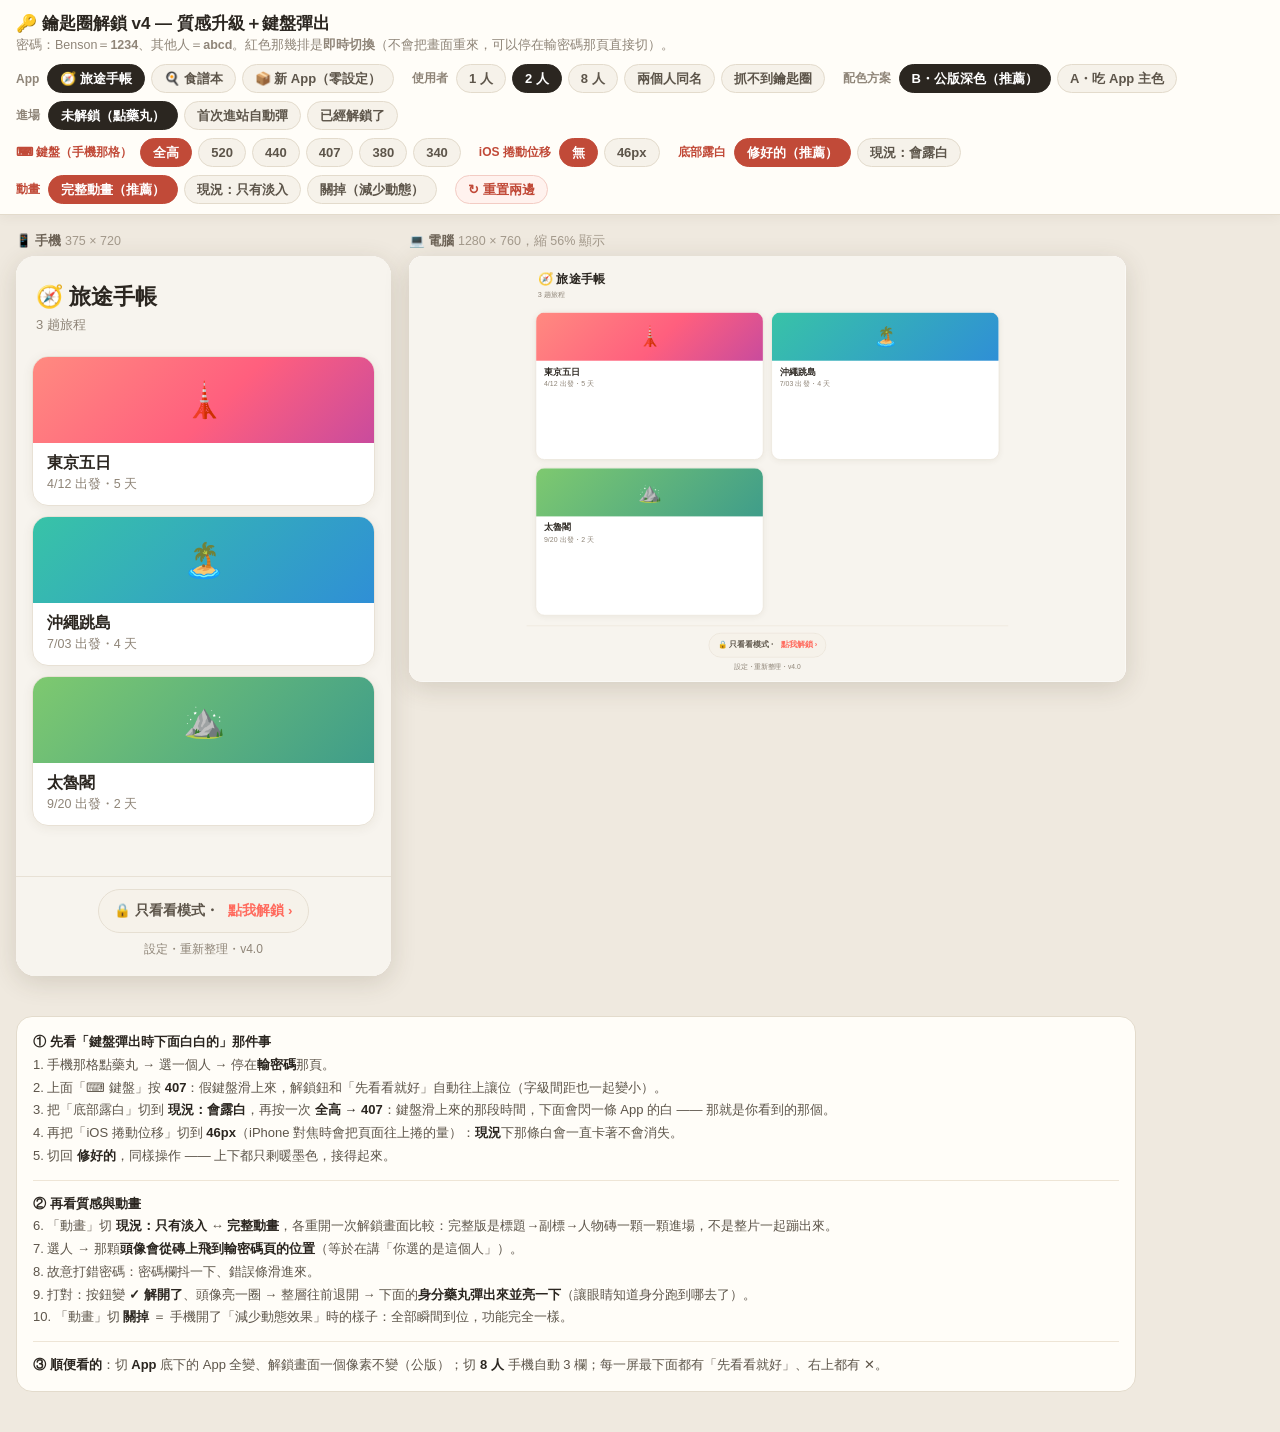
<file: demo/unlock-v3.html>
<!doctype html>
<html lang="zh-Hant">
<head>
<meta charset="utf-8">
<meta name="viewport" content="width=device-width,initial-scale=1">
<title>鑰匙圈解鎖 v4 — 質感＋鍵盤狀態（可試玩）</title>
<style>
  *{box-sizing:border-box;}
  html,body{margin:0;padding:0;}
  body{
    background:#efe9df; color:#2b2620;
    font-family:-apple-system,BlinkMacSystemFont,"PingFang TC","Noto Sans TC","Microsoft JhengHei",sans-serif;
  }
  .bar{
    position:sticky; top:0; z-index:5; background:#fffdf8; border-bottom:1px solid #e3dbcc;
    padding:12px 16px 10px; box-shadow:0 2px 12px rgba(70,55,30,.06);
  }
  .bar h1{font-size:17px; margin:0 0 2px;}
  .bar p{margin:0 0 10px; font-size:12.5px; color:#8f8578;}
  .rows{display:flex; flex-wrap:wrap; gap:8px 18px;}
  .grp{display:flex; align-items:center; gap:6px; flex-wrap:wrap;}
  .grp > b{font-size:12px; color:#8f8578; font-weight:700; margin-right:2px;}
  .grp button{
    font-family:inherit; font-size:13px; font-weight:600; color:#5d554a; cursor:pointer;
    background:#f6f2ea; border:1px solid #e3dbcc; border-radius:99px; padding:7px 12px; line-height:1;
  }
  .grp button.on{background:#2b2620; border-color:#2b2620; color:#fff;}
  .grp button.hi{background:#fff2ee; border-color:#f3ccc4; color:#c14a38;}
  .grp.live > b{color:#c14a38;}
  .grp.live button.on{background:#c14a38; border-color:#c14a38;}
  .stages{display:flex; flex-wrap:wrap; gap:18px; padding:18px 16px 40px; align-items:flex-start;}
  .stage h2{font-size:12.5px; margin:0 0 6px; color:#6b6154; font-weight:700;}
  .stage h2 span{font-weight:500; color:#a2988a;}
  .frame{background:#fff; border-radius:20px; box-shadow:0 6px 26px rgba(70,55,30,.16); overflow:hidden;}
  .phone .frame{width:375px; height:720px;}
  .desk .frameWrap{width:717px; height:426px; overflow:hidden; border-radius:14px; box-shadow:0 6px 26px rgba(70,55,30,.16);}
  .desk .frame{width:1280px; height:760px; transform:scale(.56); transform-origin:top left; border-radius:0; box-shadow:none;}
  iframe{border:0; display:block; width:100%; height:100%; background:#fff;}
  .note{
    margin:0 16px 40px; padding:14px 16px; background:#fffdf8; border:1px solid #e3dbcc;
    border-radius:16px; font-size:13px; line-height:1.75; color:#5d554a; max-width:1120px;
  }
  .note b{color:#2b2620;}
  .note code{background:#f2ece0; border-radius:6px; padding:1px 6px; font-size:12.5px;}
  .note hr{border:0; border-top:1px solid #eee5d6; margin:12px 0;}
</style>
</head>
<body>

<div class="bar">
  <h1>🔑 鑰匙圈解鎖 v4 — 質感升級＋鍵盤彈出</h1>
  <p>密碼：Benson＝<b>1234</b>、其他人＝<b>abcd</b>。紅色那幾排是<b>即時切換</b>（不會把畫面重來，可以停在輸密碼那頁直接切）。</p>
  <div class="rows">
    <div class="grp" id="g-app"><b>App</b></div>
    <div class="grp" id="g-people"><b>使用者</b></div>
    <div class="grp" id="g-mode"><b>配色方案</b></div>
    <div class="grp" id="g-start"><b>進場</b></div>
  </div>
  <div class="rows" style="margin-top:8px;">
    <div class="grp live" id="g-kbd"><b>⌨ 鍵盤（手機那格）</b></div>
    <div class="grp live" id="g-top"><b>iOS 捲動位移</b></div>
    <div class="grp live" id="g-fix"><b>底部露白</b></div>
    <div class="grp live" id="g-anim"><b>動畫</b></div>
    <div class="grp"><button class="hi" onclick="render()">↻ 重置兩邊</button></div>
  </div>
</div>

<div class="stages">
  <div class="stage phone">
    <h2>📱 手機 <span>375 × 720</span></h2>
    <div class="frame"><iframe id="f-phone" title="手機預覽"></iframe></div>
  </div>
  <div class="stage desk">
    <h2>💻 電腦 <span>1280 × 760，縮 56% 顯示</span></h2>
    <div class="frameWrap"><div class="frame"><iframe id="f-desk" title="電腦預覽"></iframe></div></div>
  </div>
</div>

<div class="note">
  <b>① 先看「鍵盤彈出時下面白白的」那件事</b><br>
  1. 手機那格點藥丸 → 選一個人 → 停在<b>輸密碼</b>那頁。<br>
  2. 上面「⌨ 鍵盤」按 <b>407</b>：假鍵盤滑上來，解鎖鈕和「先看看就好」自動往上讓位（字級間距也一起變小）。<br>
  3. 把「底部露白」切到 <b>現況：會露白</b>，再按一次 <b>全高 → 407</b>：鍵盤滑上來的那段時間，下面會閃一條 App 的白 —— 那就是你看到的那個。<br>
  4. 再把「iOS 捲動位移」切到 <b>46px</b>（iPhone 對焦時會把頁面往上捲的量）：<b>現況</b>下那條白會一直卡著不會消失。<br>
  5. 切回 <b>修好的</b>，同樣操作 —— 上下都只剩暖墨色，接得起來。<br>
  <hr>
  <b>② 再看質感與動畫</b><br>
  6. 「動畫」切 <b>現況：只有淡入</b> ↔ <b>完整動畫</b>，各重開一次解鎖畫面比較：完整版是標題→副標→人物磚一顆一顆進場，不是整片一起蹦出來。<br>
  7. 選人 → 那顆<b>頭像會從磚上飛到輸密碼頁的位置</b>（等於在講「你選的是這個人」）。<br>
  8. 故意打錯密碼：密碼欄抖一下、錯誤條滑進來。<br>
  9. 打對：按鈕變 <b>✓ 解開了</b>、頭像亮一圈 → 整層往前退開 → 下面的<b>身分藥丸彈出來並亮一下</b>（讓眼睛知道身分跑到哪去了）。<br>
  10. 「動畫」切 <b>關掉</b> ＝ 手機開了「減少動態效果」時的樣子：全部瞬間到位，功能完全一樣。<br>
  <hr>
  <b>③ 順便看的</b>：切 <b>App</b> 底下的 App 全變、解鎖畫面一個像素不變（公版）；切 <b>8 人</b> 手機自動 3 欄；每一屏最下面都有「先看看就好」、右上都有 ✕。
</div>

<script>
/* ====================== demo 舞台控制 ====================== */
var APPS = {
  travel: {
    id:"travel-book", name:"旅途手帳", icon:"🧭",
    bg:"#f7f4ee", ink:"#2b2620", muted:"#8f8578", line:"#e8e1d5",
    acc:"#ff6b5e", accDeep:"#e2503f", soft:"#fff1ef",
    headStyle:"plain",
    items:[
      {emoji:"🗼", grad:"linear-gradient(135deg,#ff8a80,#ff5f7e 55%,#c94b9d)", t:"東京五日", s:"4/12 出發・5 天"},
      {emoji:"🏝️", grad:"linear-gradient(135deg,#38c3a7,#2f8fd6)", t:"沖繩跳島", s:"7/03 出發・4 天"},
      {emoji:"⛰️", grad:"linear-gradient(135deg,#7ec96f,#3f9d8a)", t:"太魯閣", s:"9/20 出發・2 天"}
    ]
  },
  recipe: {
    id:"recipe-book", name:"食譜本", icon:"🍳",
    bg:"#faf7f2", ink:"#2c241d", muted:"#8a7d70", line:"#e7ded2",
    acc:"#D9702B", accDeep:"#B4551C", soft:"#fdeee2",
    headStyle:"solid",
    items:[
      {emoji:"🍜", grad:"linear-gradient(135deg,#f5c65d,#f0855c)", t:"番茄牛肉麵", s:"主食・80 分鐘"},
      {emoji:"🥗", grad:"linear-gradient(135deg,#7ec96f,#3f9d8a)", t:"凱撒沙拉", s:"沙拉・15 分鐘"},
      {emoji:"🍰", grad:"linear-gradient(135deg,#ff8a80,#ff5f7e 55%,#c94b9d)", t:"檸檬磅蛋糕", s:"甜點・60 分鐘"}
    ]
  },
  plain: {
    id:"new-app", name:"新 App（沒設定任何色票）", icon:"📦",
    bg:"#ffffff", ink:"#111111", muted:"#777777", line:"#e5e5e5",
    acc:"", accDeep:"", soft:"#f3f3f3",
    headStyle:"plain",
    items:[
      {emoji:"📄", grad:"linear-gradient(135deg,#6a7bf0,#8e54c9)", t:"還沒接色票的 App", s:"模組零設定就要能看"},
      {emoji:"📄", grad:"linear-gradient(135deg,#38c3a7,#2f8fd6)", t:"第二筆資料", s:"—"}
    ]
  }
};

var PEOPLE = {
  one: [
    {id:"benson", name:"Benson", emoji:"🧑", theme:"ocean", pw:"1234"}
  ],
  two: [
    {id:"benson", name:"Benson", emoji:"🧑", theme:"ocean", pw:"1234"},
    {id:"girlfriend", name:"女友", emoji:"👩", theme:"sunset", pw:"abcd"}
  ],
  many: [
    {id:"benson", name:"Benson", emoji:"🧑", theme:"ocean", pw:"1234"},
    {id:"girlfriend", name:"女友", emoji:"👩", theme:"sunset", pw:"abcd"},
    {id:"mom", name:"媽媽", emoji:"👩‍🦳", theme:"forest", pw:"abcd"},
    {id:"dad", name:"爸爸", emoji:"👨", theme:"sand", pw:"abcd"},
    {id:"sis", name:"妹妹", emoji:"👧", theme:"night", pw:"abcd"},
    {id:"cousin", name:"表哥阿宏", emoji:"🧑‍🦱", theme:"ocean", pw:"abcd"},
    {id:"colleague", name:"同事小李", emoji:"🧔", theme:"forest", pw:"abcd"},
    {id:"livingroom", name:"客廳那台 iPad 給大家用", emoji:"📱", theme:"sand", pw:"abcd"}
  ],
  dupe: [
    {id:"benson", name:"Benson", emoji:"🧑", theme:"ocean", pw:"1234"},
    {id:"girlfriend", name:"女友", emoji:"👩", theme:"sunset", pw:"abcd", hint:"手機那支"},
    {id:"girlfriend-pc", name:"女友", emoji:"👩", theme:"night", pw:"abcd"}
  ],
  offline: []
};

/* STATE = 需要重建畫面的；SIM = 即時切換、不重建畫面的 */
var STATE = { app:"travel", people:"two", mode:"b", start:"chip" };
var SIM   = { kbd:0, top:0, fix:"on", anim:"full" };

var CTRL = [
  ["g-app",   "app",    0, [["travel","🧭 旅途手帳"],["recipe","🍳 食譜本"],["plain","📦 新 App（零設定）"]]],
  ["g-people","people", 0, [["one","1 人"],["two","2 人"],["many","8 人"],["dupe","兩個人同名"],["offline","抓不到鑰匙圈"]]],
  ["g-mode",  "mode",   0, [["b","B・公版深色（推薦）"],["a","A・吃 App 主色"]]],
  ["g-start", "start",  0, [["chip","未解鎖（點藥丸）"],["auto","首次進站自動彈"],["unlocked","已經解鎖了"]]],
  ["g-kbd",   "kbd",    1, [[0,"全高"],[520,"520"],[440,"440"],[407,"407"],[380,"380"],[340,"340"]]],
  ["g-top",   "top",    1, [[0,"無"],[46,"46px"]]],
  ["g-fix",   "fix",    1, [["on","修好的（推薦）"],["off","現況：會露白"]]],
  ["g-anim",  "anim",   1, [["full","完整動畫（推薦）"],["plain","現況：只有淡入"],["off","關掉（減少動態）"]]]
];

function buildControls(){
  CTRL.forEach(function(c){
    var box = document.getElementById(c[0]);
    c[3].forEach(function(o){
      var b = document.createElement("button");
      b.textContent = o[1];
      b.dataset.k = c[1]; b.dataset.v = String(o[0]);
      b.onclick = function(){
        if (c[2]) { SIM[c[1]] = o[0]; syncControls(); pushSim(); }
        else { STATE[c[1]] = o[0]; render(); }
      };
      box.appendChild(b);
    });
  });
}
function syncControls(){
  CTRL.forEach(function(c){
    var box = document.getElementById(c[0]);
    var src = c[2] ? SIM : STATE;
    Array.prototype.forEach.call(box.querySelectorAll("button"), function(b){
      b.classList.toggle("on", String(src[b.dataset.k]) === b.dataset.v);
    });
  });
}

/* 即時參數用 postMessage 送進 iframe（不重建畫面，才能停在輸密碼那頁切鍵盤） */
function pushSim(){
  post(document.getElementById("f-phone"), true);
  post(document.getElementById("f-desk"), false);
}
function post(frame, isPhone){
  if (!frame || !frame.contentWindow) return;
  try {
    frame.contentWindow.postMessage({
      krdemo:1, kbd:(isPhone ? SIM.kbd : 0), top:(isPhone ? SIM.top : 0),
      fix:SIM.fix, anim:SIM.anim
    }, "*");
  } catch(e){}
}

function render(){
  syncControls();
  var cfg = {
    app: APPS[STATE.app],
    users: PEOPLE[STATE.people],
    offline: STATE.people === "offline",
    mode: STATE.mode,
    start: STATE.start
  };
  var doc = buildDoc(cfg);
  ["f-phone","f-desk"].forEach(function(id){
    var f = document.getElementById(id);
    f.onload = function(){ post(f, id === "f-phone"); };
    f.srcdoc = doc;
  });
}

/* ====================== 被塞進 iframe 的那一份文件 ====================== */
function buildDoc(cfg){
  var a = cfg.app;
  return '<!doctype html><html lang="zh-Hant"><head><meta charset="utf-8">'
  + '<meta name="viewport" content="width=device-width,initial-scale=1">'
  + '<style>'

  /* ---------- 宿主 App 的樣式（每個 App 都不一樣，模擬真實環境） ---------- */
  + ':root{--bg:' + a.bg + '; --ink:' + a.ink + '; --muted:' + a.muted + '; --line:' + a.line + ';'
  + (a.acc ? ' --acc:' + a.acc + '; --acc-deep:' + a.accDeep + ';' : '')
  + ' --a-soft:' + a.soft + ';}'
  + '*{box-sizing:border-box;-webkit-tap-highlight-color:transparent;}'
  + 'html,body{margin:0;padding:0;height:100%;}'
  + 'body{background:var(--bg); color:var(--ink); font-family:-apple-system,BlinkMacSystemFont,"PingFang TC","Noto Sans TC","Microsoft JhengHei",sans-serif;}'
  /* 宿主自己的通則 —— 這就是會把注入樣式壓掉的東西（刻意留著當試驗場） */
  + 'button{font-family:inherit; border:none; background:none; cursor:pointer; color:inherit; padding:0; font-size:13px;}'
  + '.ap-foot button{background:#eee; color:#999; border-radius:4px; padding:4px 8px; font-weight:400;}'
  + '#app{max-width:520px; margin:0 auto; min-height:100%; background:var(--bg); display:flex; flex-direction:column;}'
  + '@media(min-width:900px){#app{max-width:860px;}}'
  + '.ap-head{padding:26px 20px 12px;}'
  + '.ap-head.solid{background:' + (a.acc || "#333") + '; color:#fff; padding:18px 20px;}'
  + '.ap-head h1{margin:0; font-size:22px; font-weight:800;}'
  + '.ap-head p{margin:4px 0 0; font-size:13px; color:var(--muted);}'
  + '.ap-head.solid p{color:rgba(255,255,255,.85);}'
  + '.ap-body{flex:1; padding:10px 16px 18px; display:flex; flex-direction:column; gap:10px;}'
  + '@media(min-width:900px){.ap-body{display:grid; grid-template-columns:1fr 1fr; gap:14px;}}'
  + '.ap-card{background:#fff; border:1px solid var(--line); border-radius:16px; overflow:hidden; box-shadow:0 2px 12px rgba(70,55,30,.07);}'
  + '.ap-cover{height:86px; display:flex; align-items:center; justify-content:center; font-size:34px;}'
  + '.ap-meta{padding:10px 14px 12px;}'
  + '.ap-meta b{display:block; font-size:16px;}'
  + '.ap-meta span{display:block; font-size:12.5px; color:var(--muted); margin-top:2px;}'
  + '.ap-foot{border-top:1px solid var(--line); padding:12px 16px 18px; text-align:center;}'
  + '.ap-links{margin-top:8px; font-size:12px; color:var(--muted);}'
  + '.ap-toast{position:fixed; left:50%; bottom:78px; transform:translateX(-50%); background:#2b2620; color:#fff;'
  + ' font-size:13.5px; padding:10px 16px; border-radius:99px; z-index:100001; max-width:86%; text-align:center;}'
  + '.ap-toast[hidden]{display:none;}'

  /* ---------- demo 專用：假鍵盤（正本沒有這東西，lab-dev 不要搬） ---------- */
  + '#d-kbd{position:fixed; left:0; right:0; bottom:0; z-index:100002; background:#d3d5db;'
  + ' transform:translateY(101%); transition:transform .28s cubic-bezier(.25,.9,.3,1);'
  + ' padding:8px 5px 12px; display:flex; flex-direction:column; justify-content:flex-end; gap:7px;'
  + ' box-shadow:0 -1px 0 rgba(0,0,0,.14);}'
  + '#d-kbd.up{transform:none;}'
  + '#d-kbd .r{display:flex; gap:5px; justify-content:center;}'
  + '#d-kbd i{display:block; flex:1 1 0; max-width:32px; height:32px; background:#fff; border-radius:5px;'
  + ' box-shadow:0 1px 0 rgba(0,0,0,.18);}'
  + '#d-kbd .sp{height:32px; margin:0 46px; background:#fff; border-radius:5px; box-shadow:0 1px 0 rgba(0,0,0,.18);}'
  + '#d-kbd .lbl{text-align:center; font-size:10px; color:#6b7280; letter-spacing:2px;}'

  /* ---------- 鑰匙圈模組樣式（公版；提權只綁自家 id / 自家 class） ---------- */
  + krCSS(cfg)
  + '</style></head><body>'

  + '<div id="app">'
  +   '<header class="ap-head' + (a.headStyle === "solid" ? " solid" : "") + '">'
  +     '<h1>' + a.icon + ' ' + a.name + '</h1><p>' + (a.headStyle === "solid" ? "共 12 道菜" : "3 趟旅程") + '</p>'
  +   '</header>'
  +   '<div class="ap-body">'
  +     a.items.map(function(it){
          return '<div class="ap-card"><div class="ap-cover" style="background:' + it.grad + '">' + it.emoji + '</div>'
               + '<div class="ap-meta"><b>' + it.t + '</b><span>' + it.s + '</span></div></div>';
        }).join("")
  +   '</div>'
  +   '<footer class="ap-foot"><div id="chipHost"></div><div class="ap-links">設定・重新整理・v4.0</div></footer>'
  + '</div>'
  + '<div class="ap-toast" id="toast" hidden></div>'
  + '<div id="kr-full" hidden></div>'
  + '<div id="d-kbd"><div class="lbl">（ 假 鍵 盤 ）</div>'
  +   '<div class="r"><i></i><i></i><i></i><i></i><i></i><i></i><i></i><i></i><i></i><i></i></div>'
  +   '<div class="r"><i></i><i></i><i></i><i></i><i></i><i></i><i></i><i></i><i></i></div>'
  +   '<div class="r"><i></i><i></i><i></i><i></i><i></i><i></i><i></i></div>'
  +   '<div class="sp"></div></div>'

  + '<script>' + krJS(cfg) + '<\/script>'
  + '</body></html>';
}

/* ---------------- 模組 CSS ---------------- */
function krCSS(cfg){
  var a = cfg.app;
  return ''
  /* 滿版容器：所有顏色都是模組自己的常數，不讀宿主的任何變數 */
  + '#kr-full{position:fixed; left:0; right:0; z-index:99999;'
  + ' top:var(--kr-top,0px);'                       /* v4：iOS 對焦時 layout viewport 被捲走，靠這個貼回可視區 */
  + ' height:100dvh; height:var(--kr-vh,100dvh);'
  + ' display:flex; flex-direction:column;'
  + ' --krs-ink:#f7f2e8; --krs-mut:#a49a8c; --krs-line:rgba(255,255,255,.12);'
  + ' --krs-face:rgba(255,255,255,.055); --krs-facehi:rgba(255,255,255,.10);'
  + ' --krs-btn:#f6efe1; --krs-btn-ink:#241e17;'
  + ' --krs-err-bg:rgba(255,120,105,.14); --krs-err-line:rgba(255,120,105,.30); --krs-err-ink:#ffb3a6;'
  + ' --krs-warn-bg:rgba(255,198,120,.13); --krs-warn-line:rgba(255,198,120,.28); --krs-warn-ink:#f2d5a1;'
  + ' --krs-bleed:#191510;'                          /* v4：層以外那一圈要畫的顏色（鍵盤讓出來的區域） */
  + ' --krs-ease:cubic-bezier(.22,.9,.3,1);'
  + ' background:rgba(26,21,16,.955); -webkit-backdrop-filter:blur(18px); backdrop-filter:blur(18px);'
  + ' color:var(--krs-ink); font-family:-apple-system,BlinkMacSystemFont,"PingFang TC","Noto Sans TC","Microsoft JhengHei",sans-serif;'
  + ' line-height:1.5; letter-spacing:normal; text-align:left;'
  + ' animation:kr-in .26s var(--krs-ease);}'
  + '#kr-full[hidden]{display:none;}'
  /* ::before 一層做兩件事：
   *  (1) 頂部暖光 ＋ 底部極淡收邊（讓畫面是「被打亮的」而不是一塊平板）
   *  (2) box-shadow 的大 spread 把「層以外」整片畫成 --krs-bleed
   *      —— 鍵盤彈出時 --kr-vh 縮小，層底下那段本來沒有任何元素去畫、會露出宿主的白。
   *      不能改用 position:fixed 的子元素去補：#kr-full 有 backdrop-filter，
   *      會成為 fixed 子孫的 containing block，逃不出去。
   *      100vmax 是「陰影擴散半徑」不是尺寸，不需要跟著鍵盤變，跟禁用 100vh 那條無關。 */
  + '#kr-full::before{content:""; position:absolute; inset:0; pointer-events:none;'
  + ' background:radial-gradient(120% 70% at 50% -14%, rgba(255,203,140,.16), rgba(255,203,140,0) 62%),'
  + ' radial-gradient(150% 95% at 50% 116%, rgba(0,0,0,.16), rgba(0,0,0,0) 60%);'
  + ' box-shadow:0 0 0 100vmax var(--krs-bleed);}'

  /* ── 動畫（全部尊重 prefers-reduced-motion，見檔尾） ── */
  + '@keyframes kr-in{from{opacity:0; transform:scale(1.02);} to{opacity:1; transform:none;}}'
  + '@keyframes kr-sp{to{transform:rotate(360deg);}}'
  + '@keyframes kr-rise{from{opacity:0; transform:translate3d(0,9px,0);} to{opacity:1; transform:none;}}'
  + '@keyframes kr-pop{from{opacity:0; transform:translate3d(0,10px,0) scale(.96);} to{opacity:1; transform:none;}}'
  + '@keyframes kr-fade{from{opacity:0;} to{opacity:1;}}'
  + '@keyframes kr-ring{from{opacity:.85; transform:scale(1);} to{opacity:0; transform:scale(1.5);}}'
  + '@keyframes kr-okpop{0%{transform:scale(1);} 42%{transform:scale(1.035);} 100%{transform:scale(1);}}'
  + '@keyframes kr-nudge{0%,100%{transform:translateX(0);} 18%{transform:translateX(-6px);}'
  + ' 40%{transform:translateX(5px);} 62%{transform:translateX(-3px);} 82%{transform:translateX(2px);}}'
  + '@keyframes kr-out{to{opacity:0; transform:scale(1.03);}}'
  + '@keyframes kr-outdn{to{opacity:0; transform:scale(.985);}}'
  + '@keyframes kr-tick{from{transform:scale(.4); opacity:0;} to{transform:scale(1); opacity:1;}}'
  /* pointer-events 也排進 keyframes：delay 期間（fill 往回填 from）藥丸是看不見的，
   * 那段時間就不該點得到；動畫一起跑（1%）就恢復，不需要任何 JS 收尾。 */
  + '@keyframes kr-chipin{from{opacity:0; transform:translateY(7px) scale(.94); pointer-events:none;}'
  + ' 1%{pointer-events:auto;} to{opacity:1; transform:none; pointer-events:auto;}}'
  + '@keyframes kr-chipglow{from{box-shadow:0 0 0 0 rgba(120,96,60,.34);} to{box-shadow:0 0 0 15px rgba(120,96,60,0);}}'

  + '#kr-full *{box-sizing:border-box;}'
  + '#kr-full button{font-family:inherit; font-size:15px; border:none; background:none; cursor:pointer;'
  + ' color:inherit; padding:0; margin:0; line-height:1.4; text-align:inherit; -webkit-appearance:none; appearance:none;}'
  + '#kr-full input{font-family:inherit; -webkit-appearance:none; appearance:none;}'

  /* A 案（demo 專用對照）：吃 App 主色的淺色版 */
  + '#kr-full.mode-a{background:' + a.bg + '; -webkit-backdrop-filter:none; backdrop-filter:none;'
  + ' --krs-ink:' + a.ink + '; --krs-mut:' + a.muted + '; --krs-line:' + a.line + ';'
  + ' --krs-face:#fff; --krs-facehi:' + a.soft + ';'
  + ' --krs-btn:' + (a.acc || "#333") + '; --krs-btn-ink:#fff;'
  + ' --krs-err-bg:#fbeeee; --krs-err-line:#f0d4d0; --krs-err-ink:#c0392b;'
  + ' --krs-warn-bg:#fff6e3; --krs-warn-line:#f2dcae; --krs-warn-ink:#8a5b12;'
  + ' --krs-bleed:' + a.bg + '; color:' + a.ink + ';}'
  + '#kr-full.mode-a::before{background:none;}'
  + '#kr-full.mode-a .kr-tile{border-color:' + a.line + '; background-image:none;}'
  + '#kr-full.mode-a .kr-field input{background-color:#fff; border-color:' + a.line + '; color:' + a.ink + ';}'
  + '#kr-full.mode-a .kr-go{background-image:none;}'

  /* 上／中／下三段：不用 position:fixed，鍵盤彈出時 footer 自然被推到鍵盤上方 */
  + '#kr-full .kr-top{flex:0 0 auto; display:flex; align-items:center; justify-content:space-between; gap:10px;'
  + ' width:100%; max-width:1120px; margin:0 auto; position:relative; z-index:1;'
  + ' padding:calc(10px + env(safe-area-inset-top)) max(14px, env(safe-area-inset-right)) 4px max(14px, env(safe-area-inset-left));}'
  + '#kr-full .kr-app{font-size:13px; font-weight:700; color:var(--krs-mut); white-space:nowrap;'
  + ' overflow:hidden; text-overflow:ellipsis;}'
  + '#kr-full .kr-back{min-height:44px; padding:0 12px 0 0; font-size:14.5px; font-weight:700; color:var(--krs-mut);'
  + ' transition:color .14s var(--krs-ease);}'
  + '#kr-full .kr-back:hover, #kr-full .kr-back:active{color:var(--krs-ink);}'
  + '#kr-full .kr-x{min-width:46px; min-height:46px; font-size:19px; color:var(--krs-mut); flex:0 0 auto;'
  + ' border-radius:99px; display:flex; align-items:center; justify-content:center;'
  + ' transition:color .14s var(--krs-ease), background-color .14s var(--krs-ease), transform .14s var(--krs-ease);}'
  + '#kr-full .kr-x:hover{background-color:var(--krs-face); color:var(--krs-ink);}'
  + '#kr-full .kr-x:active{transform:scale(.9); color:var(--krs-ink);}'
  + '#kr-full .kr-main{flex:1 1 auto; overflow-y:auto; -webkit-overflow-scrolling:touch; position:relative; z-index:1;'
  + ' display:flex; flex-direction:column;}'
  + '#kr-full .kr-mid{flex:1 0 auto; display:flex; align-items:center; justify-content:center;'
  + ' padding:6px max(18px, env(safe-area-inset-left)) 18px max(18px, env(safe-area-inset-right));}'
  + '#kr-full .kr-wrap{width:100%; max-width:560px;}'
  + '#kr-full .kr-wrap.narrow{max-width:380px;}'
  + '#kr-full .kr-foot{flex:0 0 auto; border-top:1px solid var(--krs-line); position:relative; z-index:1;'
  + ' padding:0 max(14px, env(safe-area-inset-left)) calc(6px + env(safe-area-inset-bottom)) max(14px, env(safe-area-inset-right));}'

  /* 標題區 */
  + '#kr-full .kr-h{font-size:25px; font-weight:800; margin:0 0 6px; letter-spacing:-.2px;}'
  + '#kr-full .kr-sub{font-size:14.5px; color:var(--krs-mut); margin:0 0 18px; line-height:1.6;}'
  + '#kr-full .kr-why{background-color:var(--krs-facehi); border:1px solid var(--krs-line); color:var(--krs-ink);'
  + ' font-size:13.5px; font-weight:600; border-radius:13px; padding:11px 14px; margin:0 0 16px; line-height:1.55;}'

  /* 選人磚：圓形頭像＝人（跟 App 裡方角的旅程／菜色卡分得開）
   * v4：底色從純平面改成「上緣一道極淡高光 ＋ 外投影」，深底上才有材質，不再是黑框框。
   * ⚠️ background-color 與 background-image 一定要分開寫：computed 的 background-color
   *    才會維持 --krs-face（QA 量的是它）。用 background 簡寫接漸層會把 background-color
   *    變成 transparent —— v2.0 那顆隱形解鎖鈕就是這樣來的。 */
  + '#kr-full .kr-grid{display:flex; flex-wrap:wrap; gap:10px; justify-content:center;}'
  + '#kr-full .kr-tile{flex:0 0 calc(50% - 5px); min-height:126px; display:flex; flex-direction:column;'
  + ' align-items:center; justify-content:center; gap:9px; padding:14px 10px; border-radius:18px;'
  + ' background-color:var(--krs-face);'
  + ' background-image:linear-gradient(180deg, rgba(255,255,255,.05), rgba(255,255,255,0) 62%);'
  + ' border:1px solid var(--krs-line); color:var(--krs-ink); text-align:center;'
  + ' box-shadow:inset 0 1px 0 rgba(255,255,255,.07), 0 2px 6px rgba(0,0,0,.16);'
  + ' transition:background-color .16s var(--krs-ease), transform .16s var(--krs-ease), box-shadow .18s var(--krs-ease);}'
  + '#kr-full .kr-tile:hover{background-color:var(--krs-facehi);'
  + ' box-shadow:inset 0 1px 0 rgba(255,255,255,.10), 0 6px 18px rgba(0,0,0,.22);}'
  + '#kr-full .kr-tile:active{transform:scale(.965); box-shadow:inset 0 1px 0 rgba(255,255,255,.07), 0 1px 3px rgba(0,0,0,.18);}'
  + '#kr-full .kr-grid.many .kr-tile{flex:0 0 calc(33.333% - 7px); min-height:112px;}'
  + '#kr-full .kr-grid.many .kr-av{width:54px; height:54px; font-size:25px;}'
  + '#kr-full .kr-av{position:relative; width:66px; height:66px; border-radius:50%; display:flex; align-items:center;'
  + ' justify-content:center; font-size:30px; line-height:1; flex:0 0 auto;'
  + ' box-shadow:0 4px 14px rgba(0,0,0,.28), inset 0 1px 0 rgba(255,255,255,.30), inset 0 0 0 1px rgba(255,255,255,.14);}'
  /* 解鎖成功那一刻，頭像亮一圈 */
  + '#kr-full .kr-av.kr-ok::after{content:""; position:absolute; inset:-5px; border-radius:50%;'
  + ' border:2px solid rgba(247,242,232,.7); animation:kr-ring .55s ease-out forwards;}'
  + '#kr-full .kr-tx{display:block; width:100%; min-width:0;}'
  + '#kr-full .kr-nm{display:block; font-size:14.5px; font-weight:700; line-height:1.35; max-width:100%;'
  + ' overflow:hidden; display:-webkit-box; -webkit-line-clamp:2; -webkit-box-orient:vertical; word-break:break-word;}'
  + '#kr-full .kr-hint{display:block; font-size:11.5px; font-weight:500; color:var(--krs-mut); margin-top:3px;'
  + ' white-space:nowrap; overflow:hidden; text-overflow:ellipsis; max-width:100%;}'

  /* 「先看看就好」＝畫面第二個焦點，不是角落小連結 */
  + '#kr-full .kr-peek{display:block; width:100%; min-height:62px; padding:10px 14px; border-radius:14px;'
  + ' text-align:center; color:var(--krs-ink); transition:background-color .16s var(--krs-ease);}'
  + '#kr-full .kr-peek:hover, #kr-full .kr-peek:active{background-color:var(--krs-face);}'
  + '#kr-full .kr-peek b{display:block; font-size:15.5px; font-weight:700;}'
  + '#kr-full .kr-peek span{display:block; font-size:12.5px; color:var(--krs-mut); margin-top:2px;}'

  /* 身分列（輸密碼／已解鎖） */
  + '#kr-full .kr-id{display:flex; flex-direction:column; align-items:center; text-align:center; gap:10px; margin:0 0 20px;}'
  + '#kr-full .kr-id b{display:block; font-size:21px; font-weight:800;}'
  + '#kr-full .kr-id div span{display:block; font-size:13.5px; color:var(--krs-mut); margin-top:4px;}'

  /* 密碼欄 */
  + '#kr-full .kr-field{display:block; position:relative; margin:0 0 12px;}'
  + '#kr-full .kr-field.kr-shake{animation:kr-nudge .36s ease both;}'
  + '#kr-full .kr-field input{width:100%; min-height:54px; font-size:16px; font-weight:500; line-height:normal;'
  + ' padding:0 56px 0 16px; border-radius:14px; border:1px solid var(--krs-line); background-color:var(--krs-face);'
  + ' color:var(--krs-ink); outline:none;'
  + ' transition:border-color .16s var(--krs-ease), background-color .16s var(--krs-ease), box-shadow .16s var(--krs-ease);}'
  + '#kr-full .kr-field input::placeholder{color:var(--krs-mut); opacity:1;}'
  + '#kr-full .kr-field input:focus{border-color:rgba(255,255,255,.42); background-color:var(--krs-facehi);'
  + ' box-shadow:0 0 0 3px rgba(255,255,255,.07);}'
  + '#kr-full.mode-a .kr-field input:focus{border-color:' + (a.acc || "#333") + '; box-shadow:none;}'
  + '#kr-full .kr-eye{position:absolute; right:3px; top:50%; transform:translateY(-50%); width:48px; height:48px;'
  + ' display:flex; align-items:center; justify-content:center; font-size:17px; border-radius:12px;'
  + ' transition:background-color .14s var(--krs-ease);}'
  + '#kr-full .kr-eye:hover, #kr-full .kr-eye:active{background-color:var(--krs-face);}'
  + '#kr-full .kr-err{background-color:var(--krs-err-bg); border:1px solid var(--krs-err-line); color:var(--krs-err-ink);'
  + ' font-size:13.5px; font-weight:700; border-radius:13px; padding:11px 14px; margin:0 0 12px; line-height:1.5;'
  + ' animation:kr-rise .22s var(--krs-ease) both;}'
  + '#kr-full .kr-err span{display:block; font-weight:500; font-size:12.5px; margin-top:4px; opacity:.85;}'
  + '#kr-full .kr-warn{background-color:var(--krs-warn-bg); border:1px solid var(--krs-warn-line); color:var(--krs-warn-ink);'
  + ' font-size:13.5px; border-radius:14px; padding:12px 14px; margin:0 0 16px; line-height:1.6;}'

  /* 勾選 */
  + '#kr-full .kr-check{display:flex; align-items:center; gap:11px; min-height:50px; cursor:pointer; position:relative; text-align:left;}'
  + '#kr-full .kr-check input{position:absolute; opacity:0; width:1px; height:1px; margin:0;}'
  + '#kr-full .kr-box{width:26px; height:26px; border-radius:8px; border:1.5px solid var(--krs-mut);'
  + ' background-color:transparent; flex:0 0 auto; display:flex; align-items:center; justify-content:center;'
  + ' font-size:15px; color:var(--krs-btn-ink); line-height:1;'
  + ' transition:background-color .16s var(--krs-ease), border-color .16s var(--krs-ease);}'
  + '#kr-full .kr-check input:checked + .kr-box{background-color:var(--krs-btn); border-color:var(--krs-btn);}'
  /* 打勾的彈跳只掛在 .kr-tickable 上，而那個 class 只有在使用者「真的動到勾選框」時才加。
   * 不這樣做的話每次重繪（例如按顯示密碼）都是新元素、勾勾就會再彈一次——技術上每次都是
   * 第一次播放、不算重播 bug，但眼睛看得到（實測按 9 次彈 9 次），就是廉價感的來源。 */
  + '#kr-full .kr-check input:checked + .kr-box::after{content:"\\2713";}'
  + '#kr-full .kr-check input:checked + .kr-box.kr-tickable::after{animation:kr-tick .2s var(--krs-ease) both;}'
  + '#kr-full .kr-lb{font-size:15px; font-weight:600;}'
  + '#kr-full .kr-lb small{display:block; font-size:12.5px; color:var(--krs-mut); font-weight:500; margin-top:2px; line-height:1.5;}'

  /* 按鈕 —— 同樣 background-color / background-image 分開寫 */
  + '#kr-full .kr-go{width:100%; min-height:54px; border-radius:15px;'
  + ' background-color:var(--krs-btn);'
  + ' background-image:linear-gradient(180deg, rgba(255,255,255,.60), rgba(255,255,255,0) 58%);'
  + ' color:var(--krs-btn-ink); font-size:16.5px; font-weight:800; display:flex; align-items:center;'
  + ' justify-content:center; gap:9px; margin-top:6px;'
  + ' box-shadow:0 6px 20px rgba(0,0,0,.30), inset 0 -1px 0 rgba(0,0,0,.05);'
  + ' transition:transform .14s var(--krs-ease), box-shadow .18s var(--krs-ease), opacity .18s;}'
  + '#kr-full .kr-go:active{transform:scale(.985); box-shadow:0 3px 10px rgba(0,0,0,.26);}'
  + '#kr-full .kr-go[disabled]{opacity:.66;}'
  + '#kr-full .kr-go.kr-ok, #kr-full .kr-go.kr-ok[disabled]{opacity:1; animation:kr-okpop .38s var(--krs-ease);}'
  + '#kr-full .kr-ghost{width:100%; min-height:54px; border-radius:15px; border:1px solid var(--krs-line);'
  + ' background-color:var(--krs-face); color:var(--krs-ink); font-size:16px; font-weight:700; display:flex;'
  + ' align-items:center; justify-content:center; gap:8px;'
  + ' transition:transform .14s var(--krs-ease), background-color .16s var(--krs-ease);}'
  + '#kr-full .kr-ghost:hover{background-color:var(--krs-facehi);}'
  + '#kr-full .kr-ghost:active{transform:scale(.985);}'
  + '#kr-full .kr-danger{width:100%; min-height:54px; border-radius:15px; background-color:var(--krs-err-bg);'
  + ' border:1px solid var(--krs-err-line); color:var(--krs-err-ink); font-size:16px; font-weight:700;'
  + ' display:flex; align-items:center; justify-content:center;'
  + ' transition:transform .14s var(--krs-ease);}'
  + '#kr-full .kr-danger:active{transform:scale(.985);}'
  + '#kr-full .kr-spin{width:17px; height:17px; border-radius:50%; border:2.5px solid rgba(0,0,0,.22);'
  + ' border-top-color:var(--krs-btn-ink); animation:kr-sp .7s linear infinite;}'
  + '#kr-full .kr-empty{text-align:center; font-size:15px; color:var(--krs-mut); line-height:1.85;}'
  + '#kr-full .kr-empty .big{font-size:42px; display:block; margin-bottom:10px;}'
  + '#kr-full .kr-stack{display:flex; flex-direction:column; gap:10px; margin-top:18px;}'

  /* ── 進場層次：只有「打開這一層」才跑整套；同一屏的重繪（顯示密碼／錯誤／送出中）不重跑 ── */
  + '#kr-full.kr-a-open .kr-top{animation:kr-fade .30s ease both .06s;}'
  + '#kr-full.kr-a-open .kr-wrap > *{animation:kr-rise .34s var(--krs-ease) both;}'
  + '#kr-full.kr-a-open .kr-wrap > *:nth-child(1){animation-delay:.05s;}'
  + '#kr-full.kr-a-open .kr-wrap > *:nth-child(2){animation-delay:.09s;}'
  + '#kr-full.kr-a-open .kr-wrap > *:nth-child(3){animation-delay:.13s;}'
  + '#kr-full.kr-a-open .kr-wrap > *:nth-child(n+4){animation-delay:.16s;}'
  + '#kr-full.kr-a-open .kr-wrap > .kr-grid{animation:none;}'
  + '#kr-full.kr-a-open .kr-tile{animation:kr-pop .34s var(--krs-ease) both;'
  + ' animation-delay:calc(.09s + var(--kr-i,0) * .032s);}'
  + '#kr-full.kr-a-open .kr-foot{animation:kr-rise .34s var(--krs-ease) both .17s;}'
  /* 換屏（選人→輸密碼、返回、身分頁）：頂欄與底條留在原地不動，只有中段換 */
  + '#kr-full.kr-a-step .kr-wrap > *{animation:kr-rise .26s var(--krs-ease) both;}'
  + '#kr-full.kr-a-step .kr-wrap > *:nth-child(2){animation-delay:.04s;}'
  + '#kr-full.kr-a-step .kr-wrap > *:nth-child(n+3){animation-delay:.07s;}'
  + '#kr-full.kr-a-step .kr-wrap > .kr-grid{animation:none;}'
  + '#kr-full.kr-a-step .kr-tile{animation:kr-pop .28s var(--krs-ease) both;'
  + ' animation-delay:calc(.02s + var(--kr-i,0) * .026s);}'
  /* 頭像共享形變（JS 接手）時，.kr-id 自己不要再位移，否則量到的落點會晃。
   * ⚠️ 這個開關掛在 .kr-id 這個「元素」身上（.kr-nofx），不是掛在 #kr-full 的容器 class 上。
   *   容器 class 只要被移除，上面 .kr-a-step 那條 .kr-wrap > * 就會「重新命中」.kr-id，
   *   瀏覽器把它當成一個全新的動畫、從頭再播一次 ⇒ 畫面明明已經安定了，身分列又自己動一下＝「卡」。
   *   （實測：morph 在 407ms 收尾 remove class，415ms .kr-id 就重播 kr-rise，666ms 才結束。）
   *   元素級的 class 跟著 innerHTML 一起生、一起死，規則沒有機會重新命中。 */
  + '#kr-full .kr-wrap > .kr-id.kr-nofx{animation:none;}'
  + '#kr-full .kr-id.kr-nofx > div{animation:kr-rise .28s var(--krs-ease) both .06s;}'
  /* 離場：解鎖成功往前退開（像門打開）、使用者自己關掉往後收 */
  + '#kr-full.kr-leave{pointer-events:none; animation:kr-outdn .19s ease-in forwards;}'
  + '#kr-full.kr-leave.kr-up{animation:kr-out .22s ease-in forwards;}'

  /* 電腦版：置中一欄、磚變小顆橫排，畫面不會變荒原 */
  + '@media(min-width:900px){'
  +   '#kr-full .kr-h{font-size:32px; text-align:center;}'
  +   '#kr-full .kr-sub{font-size:15.5px; text-align:center; margin-bottom:26px;}'
  +   '#kr-full .kr-why{text-align:center;}'
  +   '#kr-full .kr-wrap{max-width:700px;}'
  +   '#kr-full .kr-wrap.narrow{max-width:400px;}'
  +   '#kr-full .kr-tile{flex:0 0 152px; min-height:150px;}'
  +   '#kr-full .kr-grid.many .kr-tile{flex:0 0 152px; min-height:150px;}'
  +   '#kr-full .kr-grid.many .kr-av{width:76px; height:76px; font-size:34px;}'
  +   '#kr-full .kr-av{width:76px; height:76px; font-size:34px;}'
  +   '#kr-full .kr-nm{font-size:15px;}'
  +   '#kr-full .kr-foot{padding-bottom:calc(10px + env(safe-area-inset-bottom));}'
  +   '#kr-full .kr-peek{max-width:520px; margin:0 auto;}'
  + '}'

  /* ── 矮螢幕密度（.kr-short / .kr-tiny / .kr-micro）＝鍵盤彈出時真正在做事的機制 ──
   * ⚠️ 絕對不要改回 @media(max-height:…)：iOS 鍵盤只縮 visualViewport，CSS 視窗高度一動也不動，
   *    媒體查詢永遠不觸發（Android 會過、iPhone 不會）。等級由 applyDensity() 量實際高度決定。 */
  + '#kr-full.kr-short .kr-top{padding-top:calc(6px + env(safe-area-inset-top)); padding-bottom:2px;}'
  + '#kr-full.kr-short .kr-mid{padding-top:4px; padding-bottom:12px;}'
  + '#kr-full.kr-short .kr-h{font-size:21px; margin-bottom:4px;}'
  + '#kr-full.kr-short .kr-sub{font-size:13.5px; margin-bottom:12px;}'
  + '#kr-full.kr-short .kr-why{margin-bottom:10px; padding:9px 12px;}'
  + '#kr-full.kr-short .kr-tile{min-height:104px; gap:7px; padding:10px 8px;}'
  + '#kr-full.kr-short .kr-av{width:54px; height:54px; font-size:25px;}'
  + '#kr-full.kr-short .kr-grid.many .kr-tile{min-height:96px;}'
  + '#kr-full.kr-short .kr-grid.many .kr-av{width:44px; height:44px; font-size:21px;}'
  + '#kr-full.kr-short .kr-id{flex-direction:row; align-items:center; text-align:left; gap:12px; margin-bottom:14px;}'
  + '#kr-full.kr-short .kr-id .kr-av{width:48px; height:48px; font-size:23px;}'
  + '#kr-full.kr-short .kr-id b{font-size:18px;}'
  + '#kr-full.kr-short .kr-field{margin-bottom:10px;}'
  + '#kr-full.kr-short .kr-field input{min-height:50px;}'
  + '#kr-full.kr-short .kr-err{margin-bottom:10px; padding:9px 12px;}'
  + '#kr-full.kr-short .kr-check{min-height:46px;}'
  + '#kr-full.kr-short .kr-go, #kr-full.kr-short .kr-ghost, #kr-full.kr-short .kr-danger{min-height:50px;}'
  + '#kr-full.kr-short .kr-stack{margin-top:14px; gap:8px;}'
  + '#kr-full.kr-short .kr-peek{min-height:54px; padding:8px 14px;}'
  + '#kr-full.kr-tiny .kr-x{min-width:44px; min-height:44px;}'
  + '#kr-full.kr-tiny .kr-mid{padding-top:2px; padding-bottom:8px;}'
  + '#kr-full.kr-tiny .kr-h{font-size:19px;}'
  + '#kr-full.kr-tiny .kr-sub{margin-bottom:10px;}'
  + '#kr-full.kr-tiny .kr-why{margin-bottom:8px; padding:8px 11px; font-size:13px;}'
  + '#kr-full.kr-tiny .kr-id{gap:10px; margin-bottom:10px;}'
  + '#kr-full.kr-tiny .kr-id .kr-av{width:32px; height:32px; font-size:17px;}'
  + '#kr-full.kr-tiny .kr-id b{font-size:16.5px;}'
  + '#kr-full.kr-tiny .kr-id div span{display:none;}'
  + '#kr-full.kr-tiny .kr-lb small{display:none;}'
  + '#kr-full.kr-tiny .kr-field{margin-bottom:8px;}'
  + '#kr-full.kr-tiny .kr-field input{min-height:48px;}'
  + '#kr-full.kr-tiny .kr-err{margin-bottom:8px; padding:8px 11px; font-size:13px;}'
  + '#kr-full.kr-tiny .kr-err span{font-size:11.5px; margin-top:2px;}'
  + '#kr-full.kr-tiny .kr-check{min-height:44px;}'
  + '#kr-full.kr-tiny .kr-go, #kr-full.kr-tiny .kr-ghost, #kr-full.kr-tiny .kr-danger{min-height:48px; margin-top:4px;}'
  + '#kr-full.kr-tiny .kr-tile{min-height:92px;}'
  + '#kr-full.kr-tiny .kr-av{width:44px; height:44px; font-size:21px;}'
  + '#kr-full.kr-tiny .kr-peek{min-height:50px; padding:5px 12px;}'
  + '#kr-full.kr-tiny .kr-peek b{font-size:14.5px;}'
  + '#kr-full.kr-tiny .kr-peek span{font-size:11.5px; margin-top:1px;}'
  + '#kr-full.kr-micro .kr-top{padding-top:calc(5px + env(safe-area-inset-top)); padding-bottom:1px;}'
  + '#kr-full.kr-micro .kr-mid{padding-top:2px; padding-bottom:6px;}'
  + '#kr-full.kr-micro .kr-h{font-size:18px; margin-bottom:2px;}'
  + '#kr-full.kr-micro .kr-sub{font-size:12.5px; margin-bottom:8px;}'
  + '#kr-full.kr-micro .kr-why{display:none;}'
  + '#kr-full.kr-micro .kr-id{gap:9px; margin-bottom:6px;}'
  + '#kr-full.kr-micro .kr-id .kr-av{width:26px; height:26px; font-size:14px;}'
  + '#kr-full.kr-micro .kr-id b{font-size:15.5px;}'
  + '#kr-full.kr-micro .kr-field{margin-bottom:6px;}'
  + '#kr-full.kr-micro .kr-field input{min-height:46px;}'
  + '#kr-full.kr-micro .kr-err{margin-bottom:6px; padding:6px 10px; font-size:12.5px;}'
  + '#kr-full.kr-micro .kr-err span{display:none;}'
  + '#kr-full.kr-micro .kr-check{min-height:44px;}'
  + '#kr-full.kr-micro .kr-go, #kr-full.kr-micro .kr-ghost, #kr-full.kr-micro .kr-danger{min-height:46px; margin-top:2px;}'
  + '#kr-full.kr-micro .kr-stack{margin-top:10px; gap:8px;}'
  + '#kr-full.kr-micro .kr-tile{min-height:78px; gap:5px; padding:8px 6px;}'
  + '#kr-full.kr-micro .kr-av{width:36px; height:36px; font-size:18px;}'
  + '#kr-full.kr-micro .kr-nm{font-size:13.5px;}'
  + '#kr-full.kr-micro .kr-peek{min-height:44px; padding:4px 12px;}'
  + '#kr-full.kr-micro .kr-peek b{font-size:14px;}'
  + '#kr-full.kr-micro .kr-peek span{display:none;}'

  /* ---------- 身分藥丸：住在 App 裡，所以只有它是可以吃主色的 ---------- */
  + '.kr-chip.kr-chip{display:inline-flex; align-items:center; gap:9px; min-height:44px; padding:0 15px;'
  + ' border-radius:99px; background-color:#f6f2ea; background-image:none; border:1px solid #e6dfd2; color:#5d554a;'
  + ' font-family:-apple-system,BlinkMacSystemFont,"PingFang TC","Noto Sans TC","Microsoft JhengHei",sans-serif;'
  + ' font-size:13.5px; font-weight:700; line-height:1.3; cursor:pointer; margin:0; letter-spacing:normal;'
  + ' -webkit-appearance:none; appearance:none; text-align:left; box-shadow:none;'
  + ' transition:background-color .16s cubic-bezier(.22,.9,.3,1), transform .14s cubic-bezier(.22,.9,.3,1);}'
  + '.kr-chip.kr-chip .kr-dot{width:22px; height:22px; border-radius:50%; flex:0 0 auto; display:flex;'
  + ' align-items:center; justify-content:center; font-size:12px; line-height:1;'
  + ' box-shadow:inset 0 0 0 1px rgba(255,255,255,.35);}'
  /* 主色只准上前景（文字／圖示／1px 框），底色永遠是模組固定的中性色 */
  + '.kr-chip.kr-chip .kr-cta{color:var(--acc,#c1553f); font-weight:800;}'
  + '.kr-chip.kr-chip:hover{background-color:#f1ece2;}'
  + '.kr-chip.kr-chip:active{transform:scale(.97);}'
  /* 剛解鎖完：藥丸彈出來並亮一圈，眼睛才知道身分跑到哪去了。光暈刻意用中性暖色、不吃 --acc */
  /* ⚠️ 這兩個 .24s 的 delay 就是「第三拍」的時序本體，不要改成用 JS setTimeout 排（見 §4-9）。
   * kr-chipin 帶 both ⇒ delay 期間停在第 0 格（opacity:0、pointer-events:none）：
   *   層還在淡出的那 230ms 內藥丸完全看不見也點不到，層一消失才開始彈出。
   * 240 = kr-out .22s ＋ closeLayer 收尾 230ms 取整。 */
  + '.kr-chip.kr-chip.kr-new{animation:kr-chipin .34s cubic-bezier(.22,.9,.3,1) .24s both,'
  + ' kr-chipglow .9s ease-out .42s;}'

  /* ---------- 減少動態效果：全部降級成「瞬間到位」，只留讀取轉圈 ---------- */
  + '@media (prefers-reduced-motion: reduce){' + rmRules() + '}'
  /* demo 專用：讓 Benson 不必去改手機設定就能預覽上面那一段 */
  + rmRules("html.d-rm ")
  /* demo 專用：「現況：只有淡入」＝ 只留整層淡入，內容動畫全關（拿來跟完整動畫對照） */
  + 'html.d-plain #kr-full *:not(.kr-spin), html.d-plain #kr-full *::before, html.d-plain #kr-full *::after'
  + '{animation:none !important;}'
  /* demo 專用：模擬「iOS 對焦時把 layout viewport 往上捲 46px」。
   * 真機上 fixed 元素是釘在 layout viewport 的，被捲走就等於整層在螢幕上往上跑 46px；
   * 這裡用 margin-top 假裝那個位移，好讓 --kr-top 這個修法有東西可以抵銷。 */
  + 'html.d-drift #kr-full{margin-top:-46px;}'
  /* demo 專用：「現況：會露白」＝ 把 v4 的兩個修法關掉，重現 Benson 看到的白 */
  + 'html.d-nofix #kr-full{top:0 !important;}'
  + 'html.d-nofix #kr-full::before{box-shadow:none !important;}';
}

/* 減少動態的規則本體。傳 prefix 是給 demo 的 html.d-rm 用；不傳就是媒體查詢裡的正規版本。 */
function rmRules(p){
  p = p || "";
  return p + '#kr-full{animation:none !important;}'
    + p + '#kr-full *:not(.kr-spin){animation:none !important; transition:none !important;}'
    + p + '#kr-full::before, ' + p + '#kr-full *::before, ' + p + '#kr-full *::after{animation:none !important;}'
    + p + '.kr-chip.kr-chip{animation:none !important; transition:none !important;}';
}

/* ---------------- 模組 JS（demo 版：沒有真的加解密） ---------------- */
function krJS(cfg){
  return ''
  + 'var GRAD={sunset:"linear-gradient(135deg,#ff8a80,#ff5f7e 55%,#c94b9d)",'
  + 'ocean:"linear-gradient(135deg,#38c3a7,#2f8fd6)",'
  + 'night:"linear-gradient(135deg,#6a7bf0,#8e54c9)",'
  + 'forest:"linear-gradient(135deg,#7ec96f,#3f9d8a)",'
  + 'sand:"linear-gradient(135deg,#f5c65d,#f0855c)"};'
  + 'var APPNAME=' + JSON.stringify(cfg.app.icon + " " + cfg.app.name) + ';'
  + 'var USERS=' + JSON.stringify(cfg.users) + ';'
  + 'var MODE=' + JSON.stringify(cfg.mode) + ';'
  + 'var OFFLINE=' + (cfg.offline ? "true" : "false") + ';'
  + 'var START=' + JSON.stringify(cfg.start) + ';'
  + 'var dev=null;'
  + 'var ui={open:false,step:"who",userId:null,tries:0,show:false,remember:true,reason:"",busy:false,done:false,shake:false,view:"unlock"};'

  /* ---- demo 專用：假鍵盤 / 假 iOS 捲動位移 / 動畫模式（正本沒有這一段） ---- */
  + 'var DEMO={kbd:0,top:0,anim:"full"};'
  + 'window.addEventListener("message",function(e){var d=e.data;if(!d||d.krdemo!==1)return;'
  + 'DEMO.kbd=d.kbd||0;DEMO.top=d.top||0;'
  + 'var animChanged=(DEMO.anim!==d.anim);DEMO.anim=d.anim;'
  + 'var r=document.documentElement;'
  /* kbd／top／fix 這三個底下不掛任何 animation／transition ⇒ 可以安全地即時切、
   * 停在同一屏比對前後差異（那正是它們的用途）。 */
  + 'r.classList.toggle("d-nofix",d.fix==="off");'
  + 'r.classList.toggle("d-drift",DEMO.top>0);'
  + 'r.classList.toggle("d-plain",d.anim==="plain");'
  + 'r.classList.toggle("d-rm",d.anim==="off");'
  + 'var kb=document.getElementById("d-kbd");'
  + 'if(DEMO.kbd){kb.style.height=Math.max(0,window.innerHeight-DEMO.kbd)+"px";kb.classList.add("up");}'
  + 'else{kb.classList.remove("up");}'
  /* ⚠️ d-plain／d-rm 是「動畫開關」。在活著的 <html> 上把它們拆掉，規則就會重新命中
   * 活著的子元素、從第 0 格重播（跟 §4-7 完全同一個機制，只是祖先換成 <html>）。
   * 實測舊寫法：切回「完整動畫」時 #kr-full 於 8.9ms 重播 kr-in（opacity 掉到 0，33 幀）。
   * 所以動畫模式改成「整份重畫這一屏」：class 與元素同生共死。
   * 使用者按「完整動畫」的意圖本來就是「我要看動畫」，重新進場正是他要的結果。
   * （kbd／top／fix 維持即時，不走這條。） */
  + 'if(animChanged){'
  + 'var pw=document.getElementById("kr-pw");var keep=pw?pw.value:null;'
  + 'chip();'
  + 'if(!layer().hidden){reopen();draw();'
  + 'var n=document.getElementById("kr-pw");if(n&&keep!=null)n.value=keep;}}'
  + 'fitVH();});'
  + 'function rmOn(){return document.documentElement.classList.contains("d-rm")'
  + '||(window.matchMedia&&window.matchMedia("(prefers-reduced-motion: reduce)").matches);}'
  + 'function animOff(){return rmOn()||document.documentElement.classList.contains("d-plain");}'

  + 'function esc(s){return String(s==null?"":s).replace(/[&<>"\']/g,function(c){'
  + 'return {"&":"&amp;","<":"&lt;",">":"&gt;",\'"\':"&quot;","\'":"&#39;"}[c];});}'
  + 'function grad(t){return GRAD[t]||GRAD.sunset;}'
  + 'function toast(m){var t=document.getElementById("toast");t.textContent=m;t.hidden=false;'
  + 'clearTimeout(window._tt);window._tt=setTimeout(function(){t.hidden=true;},2200);}'

  /* 同名的人才顯示副標，副標優先用後台填的 hint，沒有就用 id */
  + 'function hintOf(u){if(u.hint)return u.hint;'
  + 'var dup=USERS.filter(function(x){return x.name===u.name;}).length>1;'
  + 'return dup?u.id:"";}'

  /* --kr-vh：鍵盤彈出時整層跟著縮（.kr-foot 是 flex item，自然停在鍵盤上方）
   * --kr-top：iOS 對焦時會把 layout viewport 往上捲、fixed 元素跟著跑掉，用 offsetTop 貼回來 */
  + 'function fitVH(){var vv=window.visualViewport;'
  + 'var h=DEMO.kbd||(vv?vv.height:window.innerHeight);'
  + 'var t=DEMO.kbd?DEMO.top:(vv&&vv.offsetTop?vv.offsetTop:0);'
  + 'var r=document.documentElement;'
  + 'if(h)r.style.setProperty("--kr-vh",h+"px");'
  + 'r.style.setProperty("--kr-top",t+"px");'
  + 'applyDensity();}'

  /* 密度等級：用實際量到的滿版高度，不是 CSS 視窗高度（iOS 鍵盤不改 CSS 視窗高度） */
  + 'var DENSITY=[["kr-short",640],["kr-tiny",500],["kr-micro",460]];'
  + 'function applyDensity(){var el=layer();if(!el)return;'
  /* 離場動畫進行中不要重算：那時候在做 scale，量到的高度不是真的 */
  + 'if(el.classList.contains("kr-leave"))return;'
  /* 用 offsetHeight 不用 getBoundingClientRect：後者會把進／離場的 scale 算進去；
   * offsetHeight 只回版面高度，那才是密度該看的數字 */
  + 'var h=el.offsetHeight||el.getBoundingClientRect().height;'
  + 'if(!h)h=DEMO.kbd||(window.visualViewport?window.visualViewport.height:window.innerHeight);'
  + 'if(!h)return;'
  /* ⚠️ 這是全檔唯一「在元素活著的時候 remove class」的地方，而且拿不掉
   *   （鍵盤／轉向隨時會改高度）。它現在無害，靠的是一條必須守住的限制：
   *   **密度 class（.kr-short／.kr-tiny／.kr-micro）底下只准寫尺寸與間距，
   *   不准寫 animation／transition。** 一旦有人在那底下加了動畫，鍵盤一動就會重播。 */
  + 'for(var i=0;i<DENSITY.length;i++){'
  + 'if(h<=DENSITY[i][1])el.classList.add(DENSITY[i][0]);else el.classList.remove(DENSITY[i][0]);}}'

  + 'function layer(){return document.getElementById("kr-full");}'

  /* ---- 進場層次的判定：只有「這一層剛打開」才跑整套；換屏跑短的；同屏重繪不跑 ---- */
  + 'var lastKey=null,morphFrom=null,leaveT=null;'
  + 'function screenKey(){return ui.view+"|"+ui.step+"|"+(ui.userId||"")+"|"+(OFFLINE?1:0);}'
  + 'function baseCls(){return MODE==="a"?"mode-a":"";}'

  /* 頭像共享形變（FLIP）：把「剛才那顆磚上的頭像」的位置，換屏後套回新頭像再放掉 */
  + 'function runMorph(){var el=layer();var to=el.querySelector(".kr-id .kr-av");var f=morphFrom;morphFrom=null;'
  /* 量不到就安靜放棄：.kr-nofx 留著，那一屏只是沒有進場動畫，不會壞、也不會事後補播 */
  + 'if(!to||!f)return;'
  + 'var b=to.getBoundingClientRect();if(!b.width)return;'
  + 'var dx=(f.left+f.width/2)-(b.left+b.width/2);var dy=(f.top+f.height/2)-(b.top+b.height/2);'
  + 'var s=f.width/b.width;'
  + 'to.style.transition="none";to.style.transform="translate("+dx+"px,"+dy+"px) scale("+s+")";'
  + 'requestAnimationFrame(function(){'
  + 'to.style.transition="transform .36s cubic-bezier(.22,.9,.3,1)";to.style.transform="none";'
  /* 收尾只清 inline style（transform 當下已經是 none，設空沒有視覺變化，
   * 也不會讓任何 CSS 規則重新命中）。這裡刻意「不移除任何 class」。 */
  + 'setTimeout(function(){to.style.transition="";to.style.transform="";},400);});}'

  + 'function paint(top,body,foot,focusId){'
  + 'var el=layer();'
  /* ⚠️ 退場途中（class 還有 kr-leave）又要畫東西 ⇒ 一定要先把 closeLayer 排的收尾計時器清掉，
   * 否則它會在 230ms 後把剛打開的畫面關掉，變成「狀態機說開著、DOM 說關著」。
   * 守衛放在 paint()（每一屏都會經過這裡）而不是各個入口，將來新增入口不必記得補。
   * 血淚：openIdentity() 原本寫 if(layer().hidden) reopen()，但退場途中 hidden 還是 false，
   *      所以那條路永遠不清計時器 —— 退場中點藥丸，身分頁開了 120ms 又被關掉。 */
  + 'if(el.hidden||el.classList.contains("kr-leave"))reopen();'
  + 'var k=screenKey();'
  + 'var mode=el.hidden?"open":(k!==lastKey?"step":"");'
  + 'lastKey=k;'
  + 'if(animOff())mode="";'
  + 'var will=(mode==="step")&&!!morphFrom;'
  + 'el.className=baseCls()+(mode==="open"?" kr-a-open":"")+(mode==="step"?" kr-a-step":"");'
  + 'el.innerHTML=\'<div class="kr-top">\'+top+\'</div>\''
  + '+\'<div class="kr-main"><div class="kr-mid">\'+body+\'</div></div>\''
  + '+(foot?\'<div class="kr-foot">\'+foot+\'</div>\':"");'
  /* ⚠️ 順序不可調換：.kr-nofx 一定要在任何「會強迫算樣式／版面」的動作之前標上去。
   * 下一行 fitVH() 會讀 offsetHeight ＝ 強迫 layout，動畫在那一刻就定生死了。 */
  + 'if(will){var idEl=el.querySelector(".kr-id");if(idEl)idEl.classList.add("kr-nofx");}'
  + 'el.hidden=false;document.body.style.overflow="hidden";fitVH();'
  + 'if(will)runMorph();else morphFrom=null;'
  + 'if(focusId)setTimeout(function(){var i=document.getElementById(focusId);if(i)i.focus();},70);}'

  /* 離場：up=true 是解鎖成功（往前退開），false 是使用者自己關掉（往後收） */
  + 'function closeLayer(up){var el=layer();if(!el||el.hidden)return;'
  + 'ui.open=false;document.body.style.overflow="";lastKey=null;'
  + 'if(animOff()){el.hidden=true;el.className=baseCls();return;}'
  + 'el.classList.add("kr-leave");if(up)el.classList.add("kr-up");'
  /* 收尾同樣不做局部 remove：先 hidden（display:none 之後不可能有動畫跑）再整份指派 className */
  + 'clearTimeout(leaveT);leaveT=setTimeout(function(){el.hidden=true;'
  + 'el.className=baseCls();},up?230:200);}'
  + 'function reopen(){var el=layer();clearTimeout(leaveT);'
  + 'el.hidden=true;el.className=baseCls();lastKey=null;}'

  + 'function topBar(left){return (left||\'<div class="kr-app">\'+esc(APPNAME)+\'</div>\')'
  + '+\'<button class="kr-x" onclick="KR.close()" aria-label="關閉">✕</button>\';}'
  + 'function peekBar(){return \'<button class="kr-peek" onclick="KR.peek()">\''
  + '+\'<b>👀 先看看就好</b><span>不用密碼也能看，只是不能改東西</span></button>\';}'

  + 'function drawWho(){'
  + 'if(OFFLINE){return paint(topBar(),\'<div class="kr-wrap narrow"><div class="kr-empty">\''
  + '+\'<span class="big">🌧️</span>現在拿不到鑰匙圈<br>可能是網路的關係。<br>你已經看得到內容，只是暫時不能編輯。\''
  + '+\'<div class="kr-stack"><button class="kr-ghost" onclick="KR.retry()">↻ 再抓一次</button></div>\''
  + '+\'</div></div>\',peekBar());}'
  + 'if(USERS.length===1){ui.step="pw";ui.userId=USERS[0].id;return drawPw();}'
  + 'var many=USERS.length>6;'
  + 'var tiles=USERS.map(function(u,i){var h=hintOf(u);'
  + 'return \'<button class="kr-tile" style="--kr-i:\'+i+\'" onclick="KR.pick(\\\'\'+esc(u.id)+\'\\\',event)">\''
  + '+\'<span class="kr-av" style="background:\'+grad(u.theme)+\'">\'+esc(u.emoji||"🧑")+\'</span>\''
  + '+\'<span class="kr-tx"><span class="kr-nm">\'+esc(u.name)+\'</span>\''
  + '+(h?\'<span class="kr-hint">\'+esc(h)+\'</span>\':"")+\'</span></button>\';}).join("");'
  + 'var body=\'<div class="kr-wrap">\''
  + '+\'<h2 class="kr-h">誰要編輯？</h2>\''
  + '+\'<p class="kr-sub">選自己、輸一次密碼，這台裝置就記住了。</p>\''
  + '+(ui.reason?\'<div class="kr-why">要「\'+esc(ui.reason)+\'」得先解鎖，選一下你是誰就好。</div>\':"")'
  + '+\'<div class="kr-grid\'+(many?" many":"")+\'">\'+tiles+\'</div></div>\';'
  + 'paint(topBar(),body,peekBar());}'

  + 'function drawPw(){'
  + 'var u=USERS.filter(function(x){return x.id===ui.userId;})[0]||{name:"",emoji:"🧑",theme:"sunset"};'
  + 'var multi=USERS.length>1;'
  + 'var sh=ui.shake;ui.shake=false;'
  + 'var err=(ui.tries>0&&!ui.done)?\'<div class="kr-err">密碼不對，再試一次\''
  + '+(ui.tries>=2?\'<span>想不起來的話跟 Benson 說一聲，他那邊可以幫你換一組新的。</span>\':"")+\'</div>\':"";'
  + 'var h=hintOf(u);'
  + 'var body=\'<div class="kr-wrap narrow">\''
  + '+(ui.reason?\'<div class="kr-why">要「\'+esc(ui.reason)+\'」得先解鎖。</div>\':"")'
  + '+\'<div class="kr-id"><span class="kr-av\'+(ui.done?" kr-ok":"")+\'" style="background:\'+grad(u.theme)+\'">\'+esc(u.emoji||"🧑")+\'</span>\''
  + '+\'<div><b>嗨，\'+esc(u.name)+\'</b><span>\'+(h?esc(h)+\'・\':"")+\'輸入密碼就可以編輯</span></div></div>\''
  + '+\'<form onsubmit="return KR.submit(event)">\''
  + '+\'<div class="kr-field\'+(sh?" kr-shake":"")+\'"><input id="kr-pw" type="\'+(ui.show?"text":"password")+\'" \''
  + '+\'autocomplete="current-password" autocapitalize="off" spellcheck="false" placeholder="你的密碼">\''
  + '+\'<button type="button" class="kr-eye" onclick="KR.toggleShow()" aria-label="顯示密碼">\'+(ui.show?"🙈":"👁")+\'</button></div>\''
  + '+err'
  + '+\'<label class="kr-check"><input type="checkbox" id="kr-rm" onchange="KR.tick(this)" \'+(ui.remember?"checked":"")+\'>\''
  + '+\'<span class="kr-box"></span><span class="kr-lb">記住這台裝置<small>下次打開就直接能編輯。別人的電腦記得取消。</small></span></label>\''
  + '+\'<button class="kr-go\'+(ui.done?" kr-ok":"")+\'" type="submit" \'+((ui.busy||ui.done)?"disabled":"")+\'>\''
  + '+(ui.done?"✓ 解開了":(ui.busy?\'<span class="kr-spin"></span>解開中…\':"解鎖"))+\'</button></form></div>\';'
  + 'var left=multi?\'<button class="kr-back" onclick="KR.backToWho()">‹ 換一個人</button>\':null;'
  + 'paint(topBar(left),body,peekBar(),ui.done?null:"kr-pw");}'

  + 'function draw(){if(ui.view==="id")return drawId();if(ui.view==="switch")return drawSwitch();'
  + 'return ui.step==="who"?drawWho():drawPw();}'

  + 'function drawId(){'
  + 'var body=\'<div class="kr-wrap narrow">\''
  + '+\'<div class="kr-id"><span class="kr-av" style="background:\'+grad(dev.theme)+\'">\'+esc(dev.emoji)+\'</span>\''
  + '+\'<div><b>\'+esc(dev.name)+\'</b><span>這台裝置記住了你的鑰匙，可以編輯</span></div></div>\''
  + '+\'<div class="kr-stack"><button class="kr-go" onclick="KR.close()">好，繼續用</button>\''
  + '+\'<button class="kr-ghost" onclick="KR.askSwitch()">🔄 換人用</button></div></div>\';'
  + 'paint(topBar(),body,null);}'

  + 'function drawSwitch(){'
  + 'var body=\'<div class="kr-wrap narrow">\''
  + '+\'<h2 class="kr-h">要換人嗎？</h2>\''
  + '+\'<div class="kr-warn">換人會把這台裝置記住的鑰匙清掉，回到「只看看」。下一個人自己選名字、輸密碼就好。</div>\''
  + '+\'<div class="kr-stack"><button class="kr-danger" onclick="KR.doSwitch()">清掉，換人</button>\''
  + '+\'<button class="kr-ghost" onclick="KR.openIdentity()">先不要</button></div></div>\';'
  + 'paint(topBar(),body,null);}'

  + 'function chip(fresh){'
  + 'var host=document.getElementById("chipHost");'
  + 'var nw=(fresh&&!animOff())?" kr-new":"";'
  + 'if(dev){host.innerHTML=\'<button class="kr-chip\'+nw+\'" onclick="KR.openIdentity()">\''
  + '+\'<span class="kr-dot" style="background:\'+grad(dev.theme)+\'"></span>\'+esc(dev.name)+\'・可以編輯</button>\';}'
  + 'else{host.innerHTML=\'<button class="kr-chip\'+nw+\'" onclick="KR.open(\\\'\\\')">🔒 只看看模式・\''
  + '+\'<span class="kr-cta">點我解鎖 ›</span></button>\';}'
  /* kr-new 不用計時器拆掉：chip() 每次都重建 innerHTML，class 跟著元素一起死。
   * kr-chipglow 沒有 forwards，播完自己回到 box-shadow:none。 */
  + '}'

  + 'var KR={'
  + 'open:function(reason){ui.open=true;ui.view="unlock";ui.step="who";ui.userId=null;ui.tries=0;'
  + 'ui.show=false;ui.busy=false;ui.done=false;ui.shake=false;ui.reason=reason||"";morphFrom=null;draw();},'
  + 'close:function(){closeLayer(false);},'
  + 'peek:function(){closeLayer(false);toast("好，就先看看。想編輯再點最下面那條");},'
  + 'retry:function(){OFFLINE=false;USERS=USERS.length?USERS:[{id:"benson",name:"Benson",emoji:"🧑",theme:"ocean",pw:"1234"}];lastKey=null;draw();},'
  /* 選人：先把那顆頭像現在的位置記下來，換屏後讓它「飛」到新位置（等於在講你選到的是誰） */
  + 'pick:function(id,ev){var t=(ev&&ev.currentTarget)?ev.currentTarget.querySelector(".kr-av"):null;'
  + 'morphFrom=(t&&!animOff())?t.getBoundingClientRect():null;'
  + 'ui.step="pw";ui.userId=id;ui.tries=0;ui.show=false;ui.done=false;draw();},'
  + 'backToWho:function(){morphFrom=null;ui.step="who";ui.userId=null;ui.done=false;draw();},'
  /* 使用者第一次動到勾選框時才開啟打勾動畫。class 加上去就不拆，元素重繪時自然跟著消失
   * ⇒ 重繪出來的預設勾選狀態不彈，使用者自己按出來的才彈。 */
  + 'tick:function(el){var b=el.nextElementSibling;if(b)b.classList.add("kr-tickable");},'
  + 'toggleShow:function(){var i=document.getElementById("kr-pw");var v=i?i.value:"";'
  + 'var r=document.getElementById("kr-rm");ui.remember=r?r.checked:true;ui.show=!ui.show;draw();'
  + 'var n=document.getElementById("kr-pw");if(n){n.value=v;n.focus();}},'
  + 'submit:function(e){if(e&&e.preventDefault)e.preventDefault();if(ui.busy||ui.done)return false;'
  + 'var i=document.getElementById("kr-pw");var pw=i?i.value:"";'
  + 'var r=document.getElementById("kr-rm");ui.remember=r?r.checked:true;'
  + 'if(!pw){toast("先輸入密碼喔");return false;}'
  + 'var u=USERS.filter(function(x){return x.id===ui.userId;})[0];'
  + 'ui.busy=true;draw();'
  + 'setTimeout(function(){ui.busy=false;'
  + 'if(u&&pw===u.pw){ui.done=true;draw();'
  + 'setTimeout(function(){dev={userId:u.id,name:u.name,emoji:u.emoji,theme:u.theme};'
  /* 第三拍：只呼叫一次 chip(true)，而且不排任何計時器。
   * 標籤（狀態）立刻就是誠實的、動畫（視覺）靠 .kr-new 上的 animation-delay 自己等，
   * 兩件事同時滿足而且不互相耦合 —— 理由與踩過的三個坑見 §4-5／§4-8／§4-9。 */
  + 'closeLayer(true);chip(true);toast("解開了，"+u.name+" 現在可以編輯 🎉");'
  + '},animOff()?0:430);}'
  + 'else{ui.tries++;ui.shake=!animOff();draw();'
  + 'var n=document.getElementById("kr-pw");if(n){n.value="";n.focus();}}},620);'
  + 'return false;},'
  + 'openIdentity:function(){if(!dev)return KR.open("");'
  + 'ui.open=true;ui.view="id";draw();},'
  + 'askSwitch:function(){ui.view="switch";draw();},'
  + 'doSwitch:function(){dev=null;chip();toast("已經清掉，換誰用都可以");KR.open("");}'
  + '};window.KR=KR;'

  + 'if(window.visualViewport){window.visualViewport.addEventListener("resize",fitVH);'
  + 'window.visualViewport.addEventListener("scroll",fitVH);}'
  + 'window.addEventListener("resize",fitVH);'
  + 'if(window.ResizeObserver){try{new window.ResizeObserver(applyDensity).observe(layer());}catch(e){}}'
  + 'fitVH();'
  + 'if(START==="unlocked"&&USERS.length){var u0=USERS[0];'
  + 'dev={userId:u0.id,name:u0.name,emoji:u0.emoji,theme:u0.theme};}'
  + 'chip();'
  + 'if(START==="auto")setTimeout(function(){KR.open("");},700);';
}

buildControls();
render();
</script>
</body>
</html>
</file>
<file: launch/launch.css>
/* ============================================================
   鑰匙圈 · 啟動頁（免密碼那一頁）
   色票沿用 public/admin.css，一個新顏色都沒加（demo/console-v1.html 是同一份）。
   class 前綴 lc-（launcher），不與 ad-／kr-／sp- 相撞。
   ⚠️ 這是獨立頁面、不注入任何宿主，所以不需要 .kr-x.kr-x 那種自我加倍。
   ============================================================ */
:root{
  --bg:#f7f4ee; --card:#ffffff; --ink:#2b2620; --muted:#8f8578; --line:#e8e1d5;
  --acc:#ff6b5e; --acc-deep:#e2503f; --ok:#2fa87a; --bad:#d64545;
  --warn:#8a5b12; --warn-bg:#fff6e3; --warn-line:#f2dcae;
  --shadow:0 2px 14px rgba(70,55,30,.08);
}
*{box-sizing:border-box; -webkit-tap-highlight-color:transparent;}
html,body{margin:0; padding:0;}
body{
  background:var(--bg); color:var(--ink);
  font-family:-apple-system,BlinkMacSystemFont,"PingFang TC","Noto Sans TC","Microsoft JhengHei",sans-serif;
  padding-bottom:env(safe-area-inset-bottom);
}
button{font-family:inherit; border:none; background:none; cursor:pointer; color:inherit; padding:0;}
a{color:inherit; text-decoration:none;}
h1,h2,h3,p,ul{margin:0;} ul{padding:0; list-style:none;}

.wrap{max-width:720px; margin:0 auto; padding:calc(14px + env(safe-area-inset-top)) 14px 96px;}

.lc-head{display:flex; align-items:center; gap:10px; padding:6px 2px 14px;}
.lc-head h1{font-size:20px; font-weight:800; flex:1; letter-spacing:.01em;}
.lc-head .mini{min-height:44px; padding:0 14px; border-radius:12px; background:#ece5d6;
  font-size:13.5px; font-weight:700; color:#6b6154; display:flex; align-items:center; gap:5px;}

/* 提醒帶：只有真的有事（≤14 天或已過期）才出現。沒事的時候整條不存在——不做儀表板 */
.alert{display:flex; align-items:flex-start; gap:11px; border-radius:16px; padding:13px 14px; margin-bottom:14px;
  background:var(--warn-bg); border:1px solid var(--warn-line);}
.alert.bad{background:#fbeeee; border-color:#f0cfcf;}
.alert .ai{font-size:19px; line-height:1.25; flex:0 0 auto;}
.alert .ab{flex:1; min-width:0;}
.alert .ab b{display:block; font-size:14.5px; font-weight:800; color:var(--warn); line-height:1.45;}
.alert.bad .ab b{color:var(--bad);}
.alert .ab span{display:block; font-size:12.5px; color:#8b7f6b; margin-top:3px; line-height:1.6;}
.alert .ago{flex:0 0 auto; min-height:44px; padding:0 14px; border-radius:12px; background:var(--acc); color:#fff;
  font-size:13.5px; font-weight:800; display:flex; align-items:center; align-self:center;}

/* 磚塊：手機 2 欄、520 起 3 欄、700 起 4 欄 */
.tiles{display:grid; grid-template-columns:repeat(2,1fr); gap:11px;}
@media (min-width:520px){ .tiles{grid-template-columns:repeat(3,1fr);} }
@media (min-width:700px){ .tiles{grid-template-columns:repeat(4,1fr);} }
.tile{position:relative; background:var(--card); border-radius:20px; box-shadow:var(--shadow);
  min-height:112px; padding:14px 12px 12px; display:flex; flex-direction:column; align-items:center;
  justify-content:center; gap:7px; text-align:center; transition:transform .12s ease, box-shadow .12s ease;}
.tile:active{transform:scale(.965); box-shadow:0 1px 6px rgba(70,55,30,.10);}
.tile .em{font-size:31px; line-height:1;}
.tile .nm{font-size:14.5px; font-weight:800; line-height:1.3; overflow-wrap:anywhere;}
.tile .sub{font-size:11.5px; color:#b3a996; line-height:1.4; min-height:16px;}
.tile.nourl{opacity:.72;}
.tile.nourl .sub{color:var(--bad); font-weight:700;}
/* 右上角的點＝這把金鑰有事（琥珀＝快到期、紅＝已過期）。永遠不擋他開 App */
.tile .dot{position:absolute; top:10px; right:10px; width:10px; height:10px; border-radius:99px;
  background:#e6a53a; box-shadow:0 0 0 3px #fff;}
.tile .dot.bad{background:var(--bad);}
/* 骨架（第一次進站、還沒有快取可以畫的時候） */
.tile.sk{pointer-events:none;}
.tile.sk .em,.tile.sk .nm,.tile.sk .sub{background:#efe9dd; color:transparent; border-radius:8px;}
.tile.sk .em{width:34px; height:34px;} .tile.sk .nm{width:58px; height:15px;} .tile.sk .sub{width:44px; height:11px;}
@keyframes sk{0%,100%{opacity:.55} 50%{opacity:1}}
.tile.sk{animation:sk 1.1s ease-in-out infinite;}
@media (prefers-reduced-motion: reduce){
  .tile.sk{animation:none;} .tile{transition:none;}
}

.lc-foot{text-align:center; color:#b3a996; font-size:11.5px; line-height:1.9; padding:20px 8px 0;}
/* 44px：手指點得到的最小尺寸。inline-flex 才會真的長高（純 inline 的 min-height 沒有作用） */
.lc-foot button{display:inline-flex; align-items:center; justify-content:center; min-height:44px; padding:0 12px;
  color:#8f8578; font-size:12.5px; font-weight:700; text-decoration:underline;}
.a2hs{display:flex; align-items:center; gap:10px; margin-top:18px; background:#fff; border:1px dashed #d8cfbf;
  border-radius:16px; padding:11px 13px;}
.a2hs p{flex:1; font-size:12.5px; color:#6b6154; line-height:1.6;}
.a2hs button{min-width:44px; min-height:44px; color:var(--muted); font-size:16px;}
.offline{display:flex; align-items:center; gap:9px; border-radius:14px; padding:10px 13px; margin-bottom:13px;
  background:#f1ece2; border:1px solid var(--line); font-size:12.5px; color:#6b6154; line-height:1.55;}
.emptybox{text-align:center; color:var(--muted); padding:40px 16px;}
.emptybox .big{font-size:42px;}
.emptybox p{font-size:13.5px; margin-top:10px; line-height:1.8;}
.emptybox .go{display:inline-flex; align-items:center; min-height:48px; padding:0 22px; margin-top:14px;
  border-radius:15px; background:var(--acc); color:#fff; font-size:15.5px; font-weight:800;}

#toast{position:fixed; left:50%; top:calc(14px + env(safe-area-inset-top)); transform:translateX(-50%);
  background:#2b2620; color:#fff; font-size:14px; font-weight:600; padding:12px 18px; border-radius:14px;
  z-index:95; max-width:calc(100vw - 32px); text-align:center; line-height:1.5; transition:opacity .25s;}
#toast.hidden{opacity:0; pointer-events:none;}
</file>
<file: web/admin.css>
/* 鑰匙圈手機後台 — 色票沿用桌面後台（public/admin.css），但版面是手機優先。
 * 桌面後台是「坐在電腦前面慢慢弄」，這邊是「站在路邊單手改一筆」：
 * 一律單欄、按鈕最小 48px、input 一律 16px（iOS 才不會自動放大）。 */
:root{
  --bg:#f7f4ee; --card:#ffffff; --ink:#2b2620; --muted:#8f8578; --line:#e8e1d5;
  --acc:#ff6b5e; --acc-deep:#e2503f; --ok:#2fa87a; --bad:#d64545;
  --warn:#8a5b12; --warn-bg:#fff6e3; --warn-line:#f2dcae;
  --shadow:0 2px 14px rgba(70,55,30,.08);
}
*{box-sizing:border-box; -webkit-tap-highlight-color:transparent;}
html,body{margin:0; padding:0;}
body{
  background:var(--bg);
  font-family:-apple-system,BlinkMacSystemFont,"PingFang TC","Noto Sans TC","Microsoft JhengHei",sans-serif;
  color:var(--ink);
  padding-bottom:env(safe-area-inset-bottom);
}
button{font-family:inherit; border:none; background:none; cursor:pointer; color:inherit; padding:0;}
h1,h2,h3,p,ul{margin:0;} ul{padding:0; list-style:none;}

/* ---------- 解鎖 ---------- */
#lock{max-width:460px; margin:0 auto; padding:calc(28px + env(safe-area-inset-top)) 18px 60px;}
.lk-head{text-align:center; margin-bottom:22px;}
.lk-head .big{font-size:46px;}
.lk-head h1{font-size:23px; font-weight:800; margin-top:8px;}
.lk-head p{font-size:13.5px; color:var(--muted); margin-top:7px; line-height:1.7;}
.lk-card{background:var(--card); border-radius:20px; box-shadow:var(--shadow); padding:18px 18px 20px;}
.lk-card .why{font-size:12.5px; color:var(--muted); line-height:1.7; margin-top:-4px; margin-bottom:14px;}
.lk-btn{width:100%; min-height:52px; border-radius:15px; background:var(--acc); color:#fff;
  font-size:16.5px; font-weight:800; box-shadow:0 4px 14px rgba(226,80,63,.28); margin-top:4px;}
.lk-btn[disabled]{opacity:.55;}
.lk-alt{width:100%; min-height:48px; border-radius:14px; background:#f3eee4; color:#6b6154;
  font-size:14.5px; font-weight:700; margin-top:10px;}
.lk-err{background:var(--warn-bg); border:1px solid var(--warn-line); color:var(--warn);
  border-radius:14px; padding:12px 14px; font-size:13.5px; line-height:1.65; margin-bottom:14px; overflow-wrap:anywhere;}
.lk-foot{text-align:center; color:#b3a996; font-size:12px; line-height:1.8; margin-top:20px;}

/* ---------- 主畫面 ---------- */
#app{max-width:560px; margin:0 auto; padding:calc(14px + env(safe-area-inset-top)) 14px 100px;}
.ad-head{display:flex; align-items:center; gap:10px; padding:6px 2px 12px;}
.ad-head h1{font-size:20px; font-weight:800; flex:1;}
.ad-head button{min-width:44px; min-height:44px; border-radius:12px; background:#ece5d6;
  font-size:15px; color:#6b6154; display:flex; align-items:center; justify-content:center;}

.pub-bar{display:flex; align-items:center; gap:10px; border-radius:16px; padding:12px 14px;
  background:#e8f6ef; border:1px solid #cfe9dd; margin-bottom:14px;}
.pub-bar.bad{background:var(--warn-bg); border-color:var(--warn-line);}
.pub-bar.busy{background:#eef2fb; border-color:#d6def2;}
.pub-txt{flex:1; min-width:0; font-size:13.5px; line-height:1.55;}
.pub-txt b{display:block; font-size:14.5px; font-weight:800; color:var(--ok);}
.pub-bar.bad .pub-txt b{color:var(--warn);}
.pub-bar.busy .pub-txt b{color:#43539b;}
.pub-txt span{display:block; color:var(--muted); font-size:12px; margin-top:2px; overflow-wrap:anywhere;}
.pub-bar button{min-height:44px; padding:0 16px; border-radius:13px; font-size:14px; font-weight:800;
  background:var(--acc); color:#fff; flex:0 0 auto;}

.ad-tabs{display:flex; background:#ece5d6; border-radius:14px; padding:3px; margin-bottom:16px;}
.ad-tabs button{flex:1; min-height:46px; border-radius:11px; font-size:15px; font-weight:700; color:var(--muted);}
.ad-tabs button.on{background:#fff; color:var(--ink); box-shadow:0 1px 4px rgba(0,0,0,.08);}

.rowcard{background:var(--card); border-radius:18px; box-shadow:var(--shadow); padding:13px 14px;
  display:flex; align-items:flex-start; gap:12px; margin-bottom:11px;}
.rc-face{width:48px; height:48px; border-radius:16px; display:flex; align-items:center; justify-content:center;
  font-size:24px; color:#fff; flex:0 0 auto;}
.rc-bd{flex:1; min-width:0;}
.rc-bd b{font-size:16.5px; overflow-wrap:anywhere;}
.rc-bd .chips{display:flex; gap:6px; flex-wrap:wrap; margin-top:7px;}
.chip{background:#f3eee4; color:#6b6154; font-size:12px; font-weight:700; padding:4px 9px; border-radius:99px;}
.chip.none{background:#faf4ec; color:#b3a996; font-weight:600;}
.keyline{font-family:ui-monospace,SFMono-Regular,Menlo,Consolas,monospace; font-size:12px; color:#6b6154;
  background:#faf6ee; border-radius:9px; padding:6px 9px; margin-top:8px; display:inline-block; overflow-wrap:anywhere;}
.rc-more{min-width:44px; min-height:44px; border-radius:12px; background:#f3eee4; color:#6b6154;
  font-size:17px; font-weight:800; flex:0 0 auto; display:flex; align-items:center; justify-content:center;}
.addcard{border:2px dashed #d8cfbf; border-radius:18px; min-height:60px; color:var(--muted); font-size:15.5px;
  font-weight:700; width:100%; display:flex; align-items:center; justify-content:center; gap:8px; margin-bottom:18px;}
.empty{text-align:center; color:var(--muted); padding:26px 10px;}
.empty .big{font-size:38px;}
.empty p{font-size:13.5px; margin-top:8px; line-height:1.75;}
.ad-foot{text-align:center; color:#b3a996; font-size:12px; padding:22px 8px 10px; line-height:1.8;}

/* ---------- sheet（手機從底部上來） ---------- */
#sheet-layer{position:fixed; inset:0; z-index:80;}
.backdrop{position:absolute; inset:0; background:rgba(30,22,14,.45); animation:fadeIn .2s;}
.sheet{position:absolute; left:0; right:0; bottom:0; background:#fff;
  border-radius:22px 22px 0 0; padding:16px 18px calc(20px + env(safe-area-inset-bottom));
  max-height:90dvh; overflow-y:auto; box-shadow:0 -8px 40px rgba(40,30,15,.25);
  animation:slideUp .22s ease;}
@media (min-width:640px){
  .sheet{left:50%; bottom:auto; top:50%; transform:translate(-50%,-50%); width:520px;
    border-radius:20px; animation:popIn .2s ease;}
}
@keyframes fadeIn{from{opacity:0;} to{opacity:1;}}
@keyframes slideUp{from{transform:translateY(24px); opacity:0;} to{transform:translateY(0); opacity:1;}}
@keyframes popIn{from{transform:translate(-50%,-46%); opacity:0;} to{transform:translate(-50%,-50%); opacity:1;}}
.sheet-head{display:flex; align-items:center; justify-content:space-between; gap:8px; margin-bottom:12px;}
.sheet-head h3{font-size:18px; font-weight:800; overflow-wrap:anywhere;}
.sheet-head button{min-width:44px; min-height:44px; font-size:18px; color:var(--muted);
  display:flex; align-items:center; justify-content:center; flex:0 0 auto;}
.sheet .note{font-size:12.5px; color:var(--muted); line-height:1.7; margin:-4px 0 14px;}

.field{display:block; margin-bottom:13px;}
.field .fl{display:block; font-size:13px; font-weight:700; color:var(--muted); margin-bottom:6px;}
.field input,.field textarea{
  width:100%; font-size:16px; font-family:inherit; color:var(--ink);
  padding:13px; border:1.5px solid var(--line); border-radius:13px; background:#fbfaf6;}
.field textarea{min-height:84px; resize:vertical; font-family:ui-monospace,SFMono-Regular,Menlo,Consolas,monospace; font-size:13.5px;}
.field input:focus,.field textarea:focus{outline:none; border-color:var(--acc); background:#fff;}
.field .hint{font-size:12px; color:var(--muted); margin-top:6px; line-height:1.6;}

.picks{display:flex; gap:8px; flex-wrap:wrap;}
.picks button{width:46px; height:46px; border-radius:14px; background:#f3eee4; font-size:22px;
  display:flex; align-items:center; justify-content:center;}
.picks button.on{outline:2.5px solid var(--acc); background:#fff;}
.picks.themes button{width:46px; height:46px; border-radius:50%;}
.picks.themes button.on{outline:3px solid var(--ink); outline-offset:2px;}

.checks{display:flex; flex-direction:column; gap:8px;}
.checks label{display:flex; align-items:center; gap:11px; min-height:50px; padding:8px 12px;
  border:1.5px solid var(--line); border-radius:14px; background:#fbfaf6; font-size:15px; font-weight:600;}
.checks label.on{border-color:var(--acc); background:#fff6f4;}
.checks input{width:22px; height:22px; accent-color:var(--acc); flex:0 0 auto;}

.sheet-acts{display:flex; gap:9px; margin-top:16px;}
.sheet-acts button{flex:1; min-height:52px; border-radius:15px; font-size:16px; font-weight:800;}
.sheet-acts .go{background:var(--acc); color:#fff; box-shadow:0 4px 14px rgba(226,80,63,.28);}
.sheet-acts .go[disabled]{opacity:.55;}
.sheet-acts .cancel{background:#f3eee4; color:#6b6154;}
.menu-list{display:flex; flex-direction:column; gap:8px;}
.menu-list button{min-height:54px; border-radius:14px; background:#f7f3ec; font-size:15.5px; font-weight:700;
  color:var(--ink); text-align:left; padding:0 16px; display:flex; align-items:center; gap:10px;}
.menu-list button.danger{color:var(--bad); background:#fbeeee;}

/* ---------- toast ---------- */
/* 刻意放上面：sheet 打開時主要按鈕都在下緣，toast 蓋住它們就會點不到 */
#toast{position:fixed; left:50%; top:calc(14px + env(safe-area-inset-top)); transform:translateX(-50%);
  background:#2b2620; color:#fff; font-size:14.5px; font-weight:600; padding:13px 20px; border-radius:14px;
  z-index:90; max-width:calc(100vw - 32px); text-align:center; line-height:1.5; transition:opacity .25s;}
#toast.bad{background:var(--bad);}
#toast.hidden{opacity:0; pointer-events:none;}

/* 多欄位金鑰的欄位編輯器（跟本機後台同一套版面） */
.fieldrow{border:1px solid var(--line);border-radius:10px;padding:8px;margin-bottom:8px;background:#fbf9f5;}
.fr-line{display:flex;gap:8px;align-items:center;}
.fr-line+.fr-line{margin-top:6px;}
.fr-line input[type=text],.fr-line input:not([type]){flex:1;min-width:0;}
.fr-key{flex:0 0 34%;}
.fr-del{flex:0 0 auto;width:38px;height:38px;border-radius:8px;border:1px solid var(--line);background:#fff;color:var(--muted);}
.fr-opt{flex:0 0 auto;display:inline-flex;align-items:center;gap:6px;font-size:13px;color:var(--muted);white-space:nowrap;}
.fr-acts{display:flex;gap:8px;flex-wrap:wrap;margin-top:2px;}
.fr-acts button{min-height:38px;padding:0 12px;border-radius:9px;border:1px solid var(--line);background:#fff;font-size:13.5px;color:var(--ink);}

/* 開場外觀（App 啟動時中央那一塊）的編輯器 —— 跟本機後台同一套語彙。
   縮圖用 sticky：手機打字時鍵盤把版面推上去，縮圖要留在畫面上他才看得到效果。 */
.sp-prev{position:sticky; top:-2px; z-index:3; height:170px; border-radius:18px; margin-bottom:7px;
  display:flex; flex-direction:column; align-items:center; justify-content:center; gap:10px;
  overflow:hidden; box-shadow:0 4px 16px rgba(40,30,15,.18); transition:background .12s;}
.sp-mark{width:62px; height:62px; border-radius:18px; display:flex; align-items:center; justify-content:center;
  font-size:31px; font-weight:800; line-height:1; transition:background .12s,color .12s;}
.sp-nm{font-size:16.5px; font-weight:800; text-align:center; padding:0 14px; line-height:1.35; overflow-wrap:anywhere;}
.sp-tg{font-size:12.5px; text-align:center; padding:0 16px; opacity:.72; line-height:1.5; overflow-wrap:anywhere;}
/* 「這是預覽」的字放在框**外面**：放框裡會跟置中的符號打架（實測疊在一起） */
.sp-tip{text-align:center; font-size:11.5px; color:var(--muted); line-height:1.5; margin-bottom:12px;}
.sp-crow{display:flex; align-items:center; gap:11px; padding:9px 11px; margin-bottom:10px;
  border:1.5px solid var(--line); border-radius:13px; background:#fbfaf6;}
.sp-crow.on{background:#fff; border-color:#d8cfbf;}
.sp-crow input[type=color]{flex:0 0 auto; width:52px; height:44px; padding:0; border:1px solid var(--line);
  border-radius:10px; background:#fff;}   /* 44px：手指點得到的最小尺寸 */
.sp-cinfo{flex:1; min-width:0;}
.sp-cinfo b{display:block; font-size:14px;}
.sp-cinfo span{display:block; font-size:12px; color:var(--muted);
  font-family:ui-monospace,SFMono-Regular,Menlo,Consolas,monospace;}
.sp-clr{flex:0 0 auto; min-height:44px; padding:0 12px; border-radius:10px; border:1px solid var(--line);
  background:#fff; font-size:13px; color:var(--muted);}
/* 「全部改回 App 預設」：它借用 .fr-acts 的版面，但那個 class 是「金鑰欄位」那張 sheet 共用的，
   所以只把這一顆拉到 44px，不動共用規則（動它會改到這輪沒驗過的畫面）。
   ⚠️ .fr-acts button 在金鑰欄位那張 sheet 仍然是 38px —— 已知、另案。 */
#sp-reset{min-height:44px;}

/* ============================================================
   管理主控台（2026-08-28）：App 卡片的到期 chip／更新時間／展開，與「近況」那一頁。
   ⚠️ 既有的 .rowcard 是橫向 flex（成員卡片在用），所以**不動它**：
      要直向堆疊的卡片自己加 .stack，舊卡片一個像素都不會變。
   ============================================================ */
.rowcard.stack{flex-direction:column; align-items:stretch; gap:0;}
.rc-top{display:flex; align-items:flex-start; gap:12px; width:100%;}
.rc-url{display:block; font-size:11.5px; color:#b3a996; margin-top:3px; overflow-wrap:anywhere; line-height:1.5;}
.rc-url.miss{color:var(--bad); font-weight:700;}
.chip.warn{background:var(--warn-bg,#fff6e3); color:#8a5b12; border:1px solid #f2dcae;}
.chip.bad{background:#fbeeee; color:var(--bad);}
.chip.ok{background:#e8f6ef; color:#1f7d5b;}
.rc-open{width:100%; min-height:44px; margin-top:10px; border-radius:12px; background:#f7f3ec;
  font-size:13px; font-weight:700; color:#6b6154; display:flex; align-items:center; justify-content:center; gap:6px;}
.rc-log{border-top:1px dashed var(--line); margin-top:10px; padding-top:9px;}
.rc-log li{font-size:12.5px; color:#6b6154; line-height:1.6; padding:4px 0; display:flex; gap:8px;}
.rc-log li i{font-style:normal; color:#b3a996; flex:0 0 62px;}
.rc-log p{font-size:12.5px; color:#b3a996; line-height:1.6;}

/* 近況（變更紀錄）：日期分組 ＋ 左側時間軸 */
.day{font-size:12px; font-weight:800; color:var(--muted); margin:2px 0 10px;}
.tl{position:relative; padding-left:22px; list-style:none; margin:0 0 14px; padding-bottom:2px;}
.tl::before{content:""; position:absolute; left:5px; top:8px; bottom:8px; width:2px; background:var(--line); border-radius:2px;}
.tl li{position:relative; padding:0 0 16px 0;}
.tl li::before{content:""; position:absolute; left:-21px; top:6px; width:12px; height:12px; border-radius:99px;
  background:#fff; border:2.5px solid #d8cfbf;}
.tl li.me::before{border-color:var(--acc);}
.tl .w{font-size:12px; color:var(--muted); display:flex; gap:8px; flex-wrap:wrap; align-items:center;}
.tl .w b{font-size:12px; font-weight:800; color:#6b6154;}
.tl .t{font-size:14.5px; font-weight:700; line-height:1.55; margin-top:3px; overflow-wrap:anywhere;}
.tl .x{font-size:11.5px; color:#b3a996; margin-top:4px; line-height:1.5;}
.loadmore{width:100%; min-height:48px; border-radius:14px; background:#f3eee4; color:#6b6154;
  font-size:14.5px; font-weight:700; margin-top:4px;}

/* sheet 裡的「選一種」卡片（登記 App 時先決定要不要金鑰） */
.kind{display:flex; flex-direction:column; gap:9px; margin-bottom:14px;}
.kind button{display:flex; align-items:flex-start; gap:12px; text-align:left; padding:13px 14px;
  border:1.5px solid var(--line); border-radius:15px; background:#fbfaf6; width:100%;}
.kind button.on{border-color:var(--acc); background:#fff6f4;}
.kind .ke{font-size:22px; line-height:1.2;}
.kind b{display:block; font-size:15px;}
.kind span{display:block; font-size:12.5px; color:var(--muted); margin-top:3px; line-height:1.6;}
.expbox{background:var(--warn-bg,#fff6e3); border:1px solid #f2dcae; border-radius:14px; padding:12px 14px;
  font-size:13px; color:#8a5b12; line-height:1.7; margin-bottom:13px;}
.expbox b{display:block; font-size:14.5px; margin-bottom:3px;}
</file>
